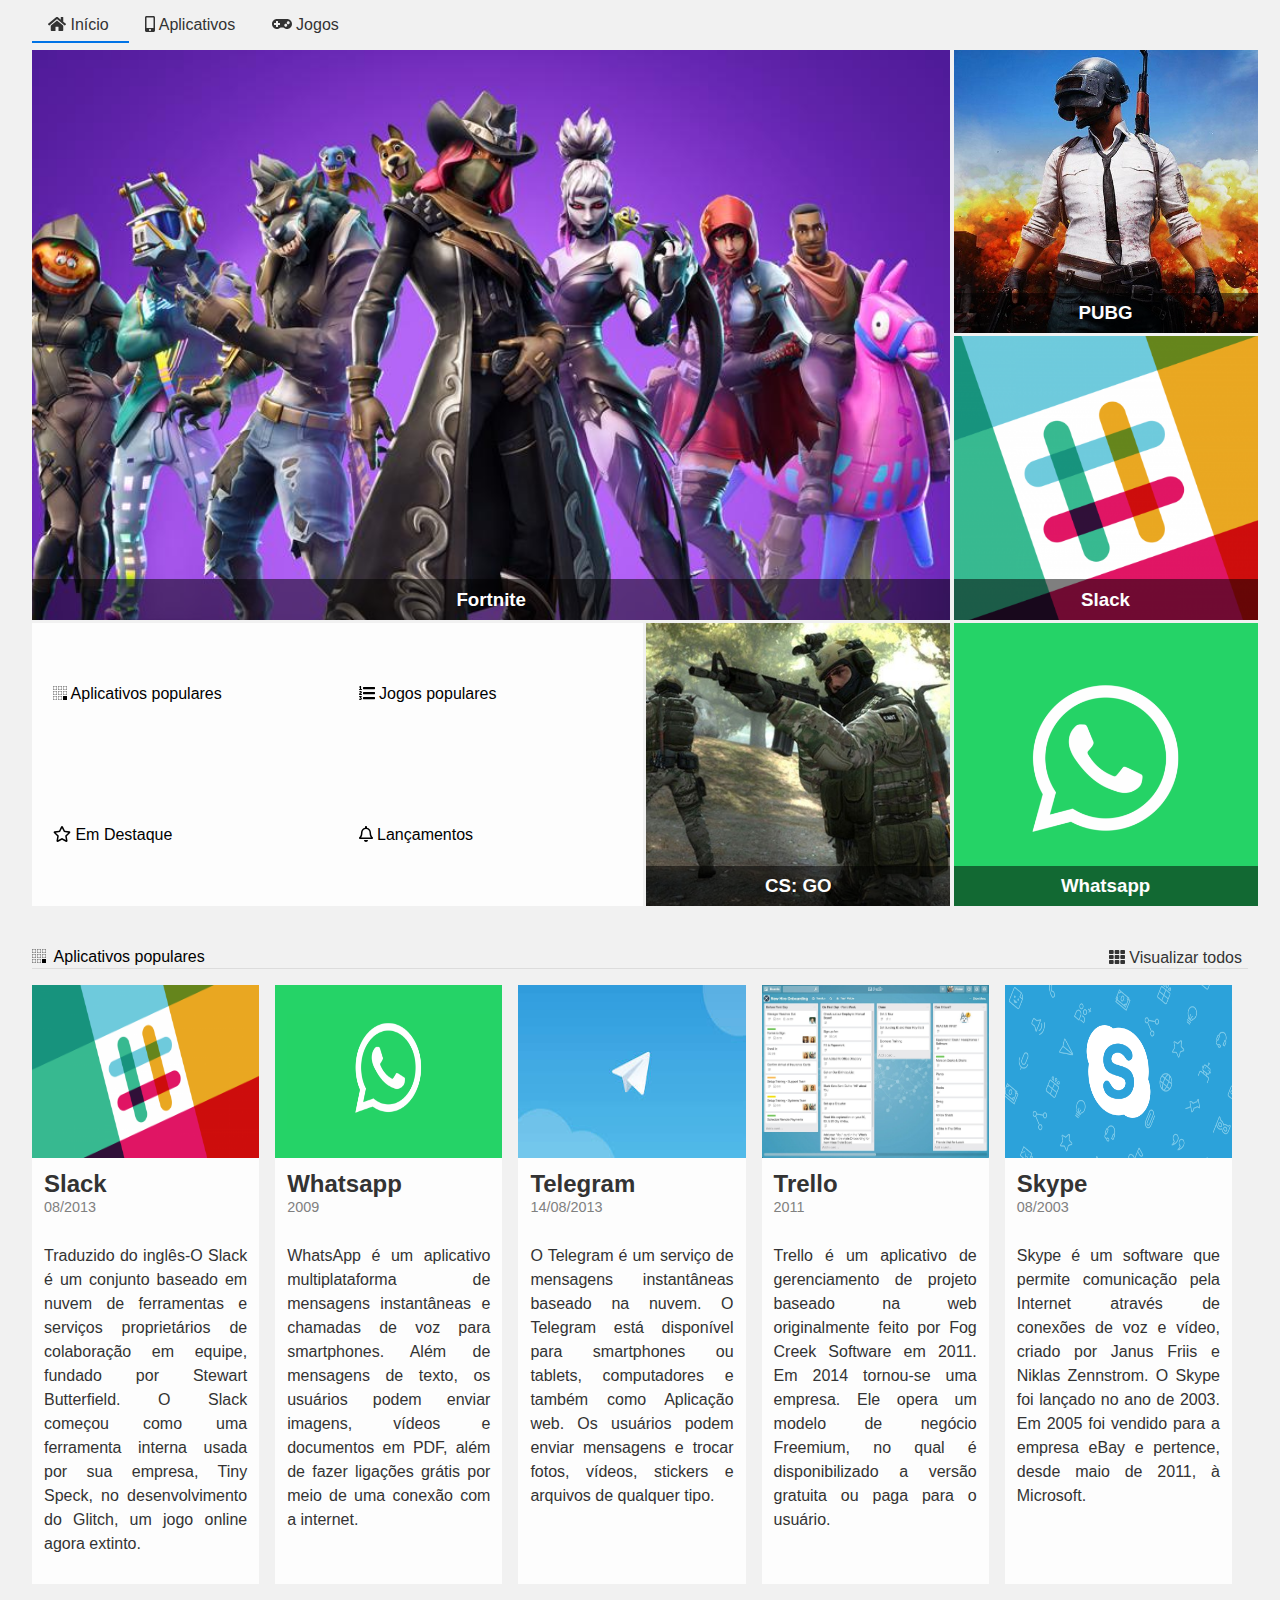
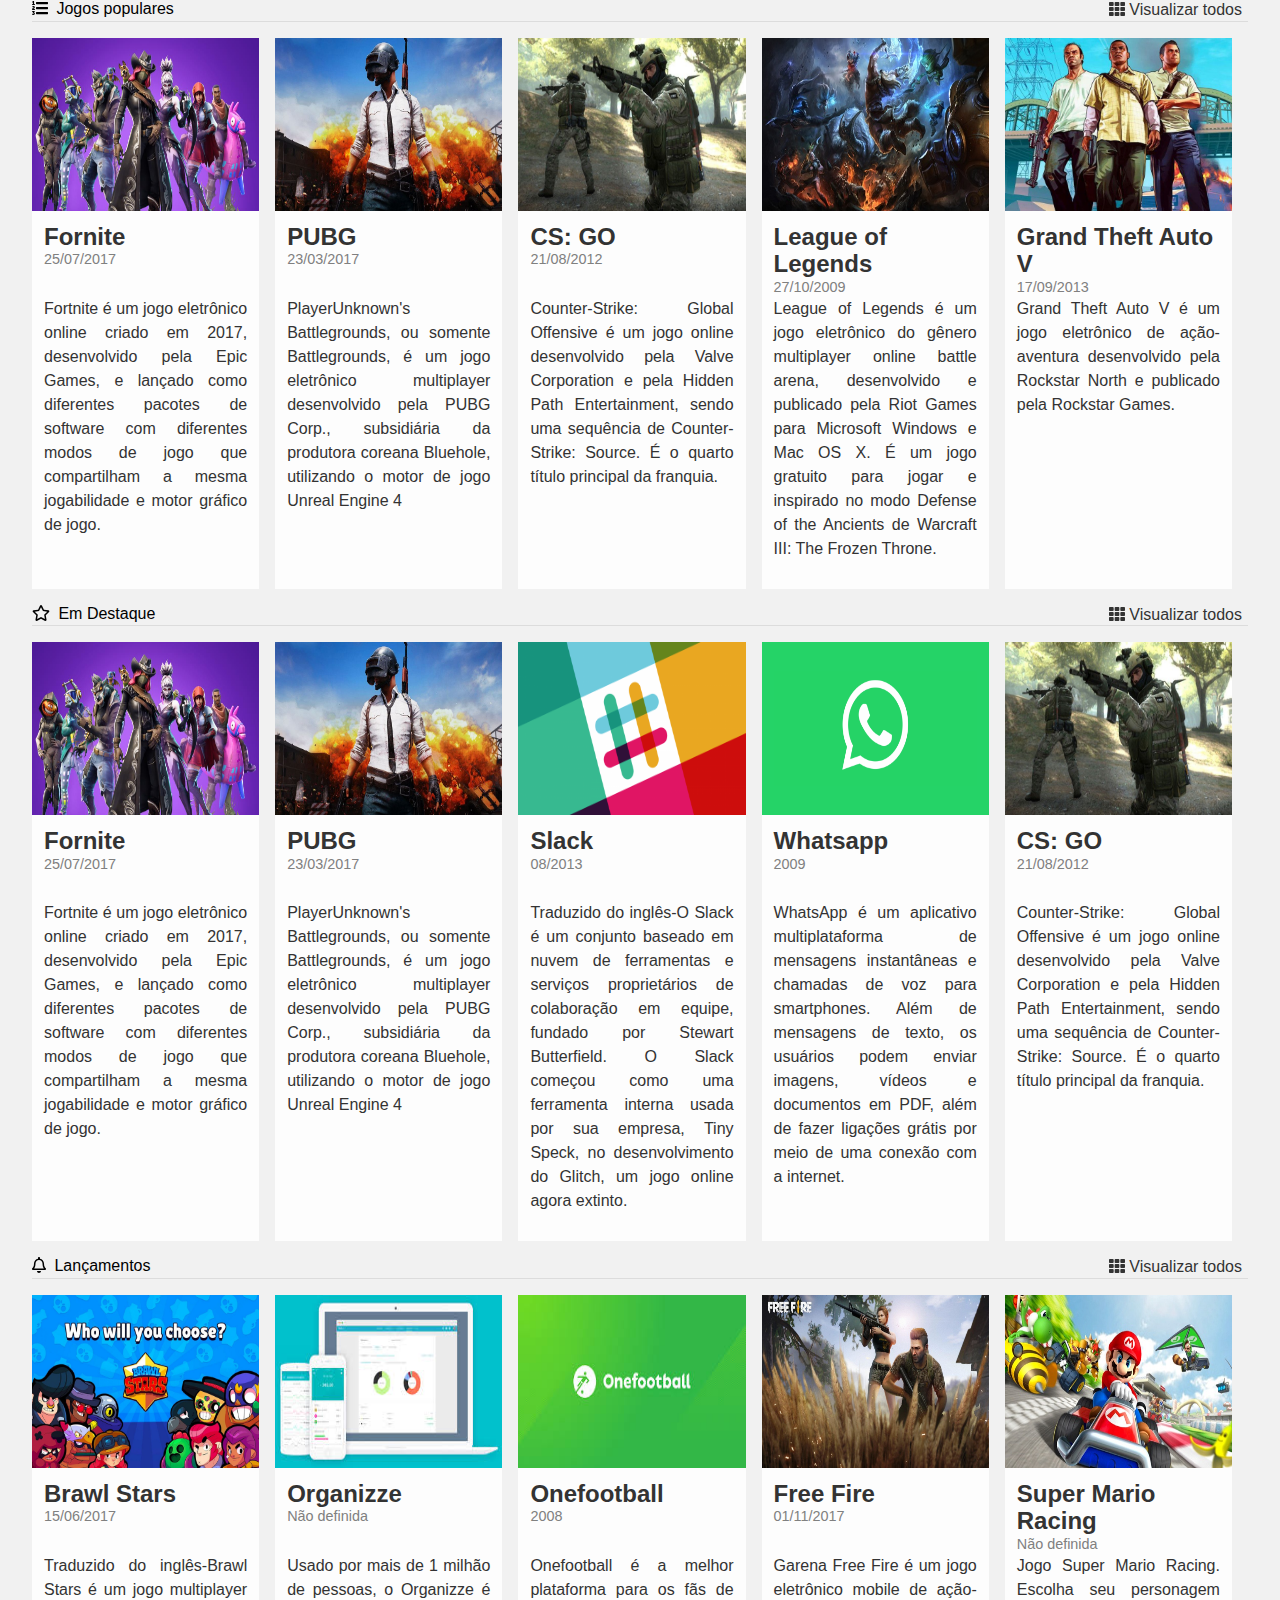
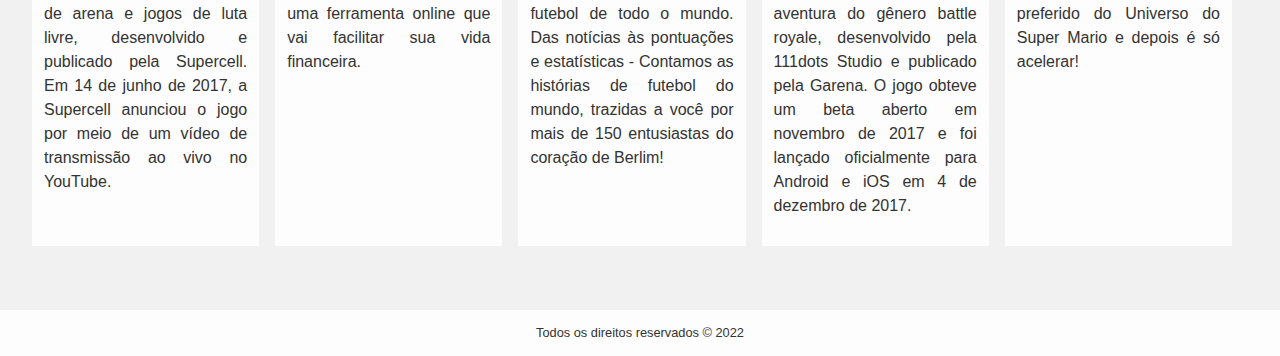
<file: alura-store/index.html>
<!DOCTYPE html>
<html lang="en">
<head>
    <meta charset="UTF-8">
    <meta name="viewport" content="width=device-width, initial-scale=1.0">
    <meta http-equiv="X-UA-Compatible" content="ie=edge">
    <title>Alura Store | Baixe nossos aplicativos e jogos</title>
    <link href="./assets/css/normalize.css" rel="stylesheet">
    <link href="./assets/css/reset.css" rel="stylesheet">
    <link href="./assets/css/style.css" rel="stylesheet">
    <link href="./assets/css/destaques.css" rel="stylesheet">
    <link href="./assets/css/populares.css" rel="stylesheet">
    <link href="./assets/css/menu.css" rel="stylesheet">
    <link href="./assets/css/responsivo.css" rel="stylesheet">
</head>
<body class="app">
    <header class="cabecalho">
        <nav class="menu">
            <ul class="menu__lista">
                <li class="menu__item">
                    <a class="menu__link ativo" href="#">
                        <i class="fas fa-home"></i>
                        Início
                    </a>
                    <a class="menu__link" href="#">
                        <i class="fas fa-mobile-alt"></i>
                        Aplicativos</a>
                    <a class="menu__link" href="#">
                        <i class="fas fa-gamepad"></i>
                        Jogos
                    </a>
                </li>
            </ul>
        </nav>
    </header>
    <main class="conteudo">
        <section class="destaques">
            <div class="destaques__principal caixa">
                <h3 class="destaques__titulo">Fortnite</h3>
            </div>
            <div class="destaques__secundario caixa">
                <h3 class="destaques__titulo">PUBG</h3>
            </div>
            <div class="destaques__secundario caixa">
                <h3 class="destaques__titulo">Slack</h3>
            </div>
            <div class="destaques__secundario caixa">
                <h3 class="destaques__titulo">Whatsapp</h3>
            </div>
            <div class="destaques__secundario caixa">
                <h3 class="destaques__titulo">CS: GO</h3>
            </div>
            <div class="destaques__categorias">
                <ul class="destaques__categorias___lista">
                    <li class="destaques__categorias___item">
                        <a class="destaques__categorias___link" href="#">
                            <i class="destaques__categorias___icone fab fa-buromobelexperte"></i>
                            Aplicativos populares
                        </a>
                    </li>
                    <li class="destaques__categorias___item">
                        <a class="destaques__categorias___link" href="#">
                            <i class="fas fa-list-ol"></i>
                            Jogos populares
                        </a>
                    </li>
                    <li class="destaques__categorias___item">
                        <a class="destaques__categorias___link" href="#">
                            <i class="far fa-star"></i>
                            Em Destaque
                        </a>
                    </li>
                    <li class="destaques__categorias___item">
                        <a class="destaques__categorias___link" href="#">
                            <i class="far fa-bell"></i>
                            Lançamentos
                        </a>
                    </li>
                </ul>
            </div>
        </section>
        <section class="populares">
            <div class="populares__itens">
                <div class="populares__info">
                    <div class="populares__cabecalho">
                        <h4 class="populares__titulo">
                            <i class="populares__icone fab fa-buromobelexperte"></i>
                            Aplicativos populares
                        </h4>
                        <button class="populares__botao">
                            <i class="fas fa-th"></i>
                            Visualizar todos
                        </button>
                    </div>
                </div>
                <div class="populares__conteudo">
                    <div class="populares__card">
                        <img class="populares__card___imagem" src="./assets/img/slack.png">
                        <div class="populares__card___corpo">
                            <div class="populares__card___cabecalho">
                                <h5 class="populares__card___titulo">Slack</h5>
                                <time class="populares__card___data" datetime="2013-08-01">08/2013</time>
                            </div>
                            <div class="populares__card___descricao">
                                Traduzido do inglês-O Slack é um conjunto baseado em nuvem de ferramentas e serviços proprietários de colaboração em equipe, fundado por Stewart Butterfield. O Slack começou como uma ferramenta interna usada por sua empresa, Tiny Speck, no desenvolvimento do Glitch, um jogo online agora extinto.
                            </div>
                        </div>
                    </div>
                    <div class="populares__card">
                        <img class="populares__card___imagem" src="./assets/img/whatsapp.png">
                        <div class="populares__card___corpo">
                            <div class="populares__card___cabecalho">
                                <h5 class="populares__card___titulo">Whatsapp</h5>
                                <time class="populares__card___data" datetime="20090-01-01">2009</time>
                            </div>
                            <div class="populares__card___descricao">
                                WhatsApp é um aplicativo multiplataforma de mensagens instantâneas e chamadas de voz para smartphones. Além de mensagens de texto, os usuários podem enviar imagens, vídeos e documentos em PDF, além de fazer ligações grátis por meio de uma conexão com a internet.
                            </div>
                        </div>
                    </div>
                    <div class="populares__card">
                        <img class="populares__card___imagem" src="./assets/img/telegram.jpeg">
                        <div class="populares__card___corpo">
                            <div class="populares__card___cabecalho">
                                <h5 class="populares__card___titulo">Telegram</h5>
                                <time class="populares__card___data" datetime="2013-08-14">14/08/2013</time>
                            </div>
                            <div class="populares__card___descricao">
                                O Telegram é um serviço de mensagens instantâneas baseado na nuvem. O Telegram está disponível para smartphones ou tablets, computadores e também como Aplicação web. Os usuários podem enviar mensagens e trocar fotos, vídeos, stickers e arquivos de qualquer tipo.
                            </div>
                        </div>
                    </div>
                    <div class="populares__card">
                        <img class="populares__card___imagem" src="./assets/img/trello.jpg">
                        <div class="populares__card___corpo">
                            <div class="populares__card___cabecalho">
                                <h5 class="populares__card___titulo">Trello</h5>
                                <time class="populares__card___data" datetime="2011-01-01">2011</time>
                            </div>
                            <div class="populares__card___descricao">
                                Trello é um aplicativo de gerenciamento de projeto baseado na web originalmente feito por Fog Creek Software em 2011. Em 2014 tornou-se uma empresa. Ele opera um modelo de negócio Freemium, no qual é disponibilizado a versão gratuita ou paga para o usuário.
                            </div>
                        </div>
                    </div>
                    <div class="populares__card">
                        <img class="populares__card___imagem" src="./assets/img/skype.png">
                        <div class="populares__card___corpo">
                            <div class="populares__card___cabecalho">
                                <h5 class="populares__card___titulo">Skype</h5>
                                <time class="populares__card___data" datetime="2003-08-01">08/2003</time>
                            </div>
                            <div class="populares__card___descricao">
                                Skype é um software que permite comunicação pela Internet através de conexões de voz e vídeo, criado por Janus Friis e Niklas Zennstrom. O Skype foi lançado no ano de 2003. Em 2005 foi vendido para a empresa eBay e pertence, desde maio de 2011, à Microsoft.
                            </div>
                        </div>
                    </div>
                </div>
            </div>
            <div class="populares__itens">
                <div class="populares__info">
                    <div class="populares__cabecalho">
                        <h4 class="populares__titulo">
                            <i class="populares__icone fas fa-list-ol"></i>
                            Jogos populares
                        </h4>
                        <button class="populares__botao">
                            <i class="fas fa-th"></i>
                            Visualizar todos
                        </button>
                    </div>
                </div>
                <div class="populares__conteudo">
                    <div class="populares__card">
                        <img class="populares__card___imagem" src="./assets/img/fortnite.jpg">
                        <div class="populares__card___corpo">
                            <div class="populares__card___cabecalho">
                                <h5 class="populares__card___titulo">Fornite</h5>
                                <time class="populares__card___data" datetime="2017-07-25">25/07/2017</time>
                            </div>
                            <div class="populares__card___descricao">
                                Fortnite é um jogo eletrônico online criado em 2017, desenvolvido pela Epic Games, e lançado como diferentes pacotes de software com diferentes modos de jogo que compartilham a mesma jogabilidade e motor gráfico de jogo.
                            </div>
                        </div>
                    </div>
                    <div class="populares__card">
                        <img class="populares__card___imagem" src="./assets/img/pubg.jpg">
                        <div class="populares__card___corpo">
                            <div class="populares__card___cabecalho">
                                <h5 class="populares__card___titulo">PUBG</h5>
                                <time class="populares__card___data" datetime="2017-03-23">23/03/2017</time>
                            </div>
                            <div class="populares__card___descricao">
                                PlayerUnknown's Battlegrounds, ou somente Battlegrounds, é um jogo eletrônico multiplayer desenvolvido pela PUBG Corp., subsidiária da produtora coreana Bluehole, utilizando o motor de jogo Unreal Engine 4
                            </div>
                        </div>
                    </div>
                    <div class="populares__card">
                        <img class="populares__card___imagem" src="./assets/img/cs-go.jpg">
                        <div class="populares__card___corpo">
                            <div class="populares__card___cabecalho">
                                <h5 class="populares__card___titulo">CS: GO</h5>
                                <time class="populares__card___data" datetime="2012-08-21">21/08/2012</time>
                            </div>
                            <div class="populares__card___descricao">
                                Counter-Strike: Global Offensive é um jogo online desenvolvido pela Valve Corporation e pela Hidden Path Entertainment, sendo uma sequência de Counter-Strike: Source. É o quarto título principal da franquia.
                            </div>
                        </div>
                    </div>
                    <div class="populares__card">
                        <img class="populares__card___imagem" src="./assets/img/lol.jpg">
                        <div class="populares__card___corpo">
                            <div class="populares__card___cabecalho">
                                <h5 class="populares__card___titulo">League of Legends</h5>
                                <time class="populares__card___data" datetime="2009-10-27">27/10/2009</time>
                            </div>
                            <div class="populares__card___descricao">
                                League of Legends é um jogo eletrônico do gênero multiplayer online battle arena, desenvolvido e publicado pela Riot Games para Microsoft Windows e Mac OS X. É um jogo gratuito para jogar e inspirado no modo Defense of the Ancients de Warcraft III: The Frozen Throne.
                            </div>
                        </div>
                    </div>
                    <div class="populares__card">
                        <img class="populares__card___imagem" src="./assets/img/gta-v.jpg">
                        <div class="populares__card___corpo">
                            <div class="populares__card___cabecalho">
                                <h5 class="populares__card___titulo">Grand Theft Auto V</h5>
                                <time class="populares__card___data" datetime="2013-09-17">17/09/2013</time>
                            </div>
                            <div class="populares__card___descricao">
                                Grand Theft Auto V é um jogo eletrônico de ação-aventura desenvolvido pela Rockstar North e publicado pela Rockstar Games.
                            </div>
                        </div>
                    </div>
                </div>
            </div>
            <div class="populares__itens">
                <div class="populares__info">
                    <div class="populares__cabecalho">
                        <h4 class="populares__titulo">
                            <i class="populares__icone far fa-star"></i>
                            Em Destaque
                        </h4>
                        <button class="populares__botao">
                            <i class="fas fa-th"></i>
                            Visualizar todos
                        </button>
                    </div>
                </div>
                <div class="populares__conteudo">
                    <div class="populares__card">
                        <img class="populares__card___imagem" src="./assets/img/fortnite.jpg">
                        <div class="populares__card___corpo">
                            <div class="populares__card___cabecalho">
                                <h5 class="populares__card___titulo">Fornite</h5>
                                <time class="populares__card___data" datetime="2017-07-25">25/07/2017</time>
                            </div>
                            <div class="populares__card___descricao">
                                Fortnite é um jogo eletrônico online criado em 2017, desenvolvido pela Epic Games, e lançado como diferentes pacotes de software com diferentes modos de jogo que compartilham a mesma jogabilidade e motor gráfico de jogo.
                            </div>
                        </div>
                    </div>
                    <div class="populares__card">
                        <img class="populares__card___imagem" src="./assets/img/pubg.jpg">
                        <div class="populares__card___corpo">
                            <div class="populares__card___cabecalho">
                                <h5 class="populares__card___titulo">PUBG</h5>
                                <time class="populares__card___data" datetime="2017-03-23">23/03/2017</time>
                            </div>
                            <div class="populares__card___descricao">
                                PlayerUnknown's Battlegrounds, ou somente Battlegrounds, é um jogo eletrônico multiplayer desenvolvido pela PUBG Corp., subsidiária da produtora coreana Bluehole, utilizando o motor de jogo Unreal Engine 4
                            </div>
                        </div>
                    </div>
                    <div class="populares__card">
                        <img class="populares__card___imagem" src="./assets/img/slack.png">
                        <div class="populares__card___corpo">
                            <div class="populares__card___cabecalho">
                                <h5 class="populares__card___titulo">Slack</h5>
                                <time class="populares__card___data" datetime="2013-08-01">08/2013</time>
                            </div>
                            <div class="populares__card___descricao">
                                Traduzido do inglês-O Slack é um conjunto baseado em nuvem de ferramentas e serviços proprietários de colaboração em equipe, fundado por Stewart Butterfield. O Slack começou como uma ferramenta interna usada por sua empresa, Tiny Speck, no desenvolvimento do Glitch, um jogo online agora extinto.
                            </div>
                        </div>
                    </div>
                    <div class="populares__card">
                        <img class="populares__card___imagem" src="./assets/img/whatsapp.png">
                        <div class="populares__card___corpo">
                            <div class="populares__card___cabecalho">
                                <h5 class="populares__card___titulo">Whatsapp</h5>
                                <time class="populares__card___data" datetime="20090-01-01">2009</time>
                            </div>
                            <div class="populares__card___descricao">
                                WhatsApp é um aplicativo multiplataforma de mensagens instantâneas e chamadas de voz para smartphones. Além de mensagens de texto, os usuários podem enviar imagens, vídeos e documentos em PDF, além de fazer ligações grátis por meio de uma conexão com a internet.
                            </div>
                        </div>
                    </div>
                    <div class="populares__card">
                        <img class="populares__card___imagem" src="./assets/img/cs-go.jpg"> 
                        <div class="populares__card___corpo">
                            <div class="populares__card___cabecalho">
                                <h5 class="populares__card___titulo">CS: GO</h5>
                                <time class="populares__card___data" datetime="2012-08-21">21/08/2012</time>
                            </div>
                            <div class="populares__card___descricao">
                                Counter-Strike: Global Offensive é um jogo online desenvolvido pela Valve Corporation e pela Hidden Path Entertainment, sendo uma sequência de Counter-Strike: Source. É o quarto título principal da franquia.
                            </div>
                        </div>
                    </div>
                </div>
            </div>
            <div class="populares__itens">
                <div class="populares__info">
                    <div class="populares__cabecalho">
                        <h4 class="populares__titulo">
                            <i class="populares__icone far fa-bell"></i>
                            Lançamentos
                        </h4>
                        <button class="populares__botao">
                            <i class="fas fa-th"></i>
                            Visualizar todos
                        </button>
                    </div>
                </div>
                <div class="populares__conteudo">
                    <div class="populares__card">
                        <img class="populares__card___imagem" src="./assets/img/brawl-stars.jpg"> 
                        <div class="populares__card___corpo">
                            <div class="populares__card___cabecalho">
                                <h5 class="populares__card___titulo">Brawl Stars</h5>
                                <time class="populares__card___data" datetime="2017-06-15">15/06/2017</time>
                            </div>
                            <div class="populares__card___descricao">
                                Traduzido do inglês-Brawl Stars é um jogo multiplayer de arena e jogos de luta livre, desenvolvido e publicado pela Supercell. Em 14 de junho de 2017, a Supercell anunciou o jogo por meio de um vídeo de transmissão ao vivo no YouTube.
                            </div>
                        </div>
                    </div>
                    <div class="populares__card">
                        <img class="populares__card___imagem" src="./assets/img/organizze.jpeg"> 
                        <div class="populares__card___corpo">
                            <div class="populares__card___cabecalho">
                                <h5 class="populares__card___titulo">Organizze</h5>
                                <time class="populares__card___data" datetime="">Não definida</time>
                            </div>
                            <div class="populares__card___descricao">
                                Usado por mais de 1 milhão de pessoas, o Organizze é uma ferramenta online que vai facilitar sua vida financeira.  
                            </div>
                        </div>
                    </div>
                    <div class="populares__card">
                        <img class="populares__card___imagem" src="./assets/img/onefotball.jpeg"> 
                        <div class="populares__card___corpo">
                            <div class="populares__card___cabecalho">
                                <h5 class="populares__card___titulo">Onefootball</h5>
                                <time class="populares__card___data" datetime="2008-01-01">2008</time>
                            </div>
                            <div class="populares__card___descricao">
                                Onefootball é a melhor plataforma para os fãs de futebol de todo o mundo. Das notícias às pontuações e estatísticas - Contamos as histórias de futebol do mundo, trazidas a você por mais de 150 entusiastas do coração de Berlim!
                            </div>
                        </div>
                    </div>
                    <div class="populares__card">
                        <img class="populares__card___imagem" src="./assets/img/free-fire.jpg"> 
                        <div class="populares__card___corpo">
                            <div class="populares__card___cabecalho">
                                <h5 class="populares__card___titulo">Free Fire</h5>
                                <time class="populares__card___data" datetime="2017-11-01">01/11/2017</time>
                            </div>
                            <div class="populares__card___descricao">
                                Garena Free Fire é um jogo eletrônico mobile de ação-aventura do gênero battle royale, desenvolvido pela 111dots Studio e publicado pela Garena. O jogo obteve um beta aberto em novembro de 2017 e foi lançado oficialmente para Android e iOS em 4 de dezembro de 2017.
                            </div>
                        </div>
                    </div>
                    <div class="populares__card">
                        <img class="populares__card___imagem" src="./assets/img/mario-kart.jpg"> 
                        <div class="populares__card___corpo">
                            <div class="populares__card___cabecalho">
                                <h5 class="populares__card___titulo">Super Mario Racing</h5>
                                <time class="populares__card___data" datetime="">Não definida</time>
                            </div>
                            <div class="populares__card___descricao">
                                Jogo Super Mario Racing. Escolha seu personagem preferido do Universo do Super Mario e depois é só acelerar!
                            </div>
                        </div>
                    </div>
                </div>
            </div>
        </section>
    </main>
    <footer class="rodape">Todos os direitos reservados &copy; 2022</footer>
    <script src="./assets/js/fontawesome.all.min.js"></script>

    
</body>
</html>
</file>
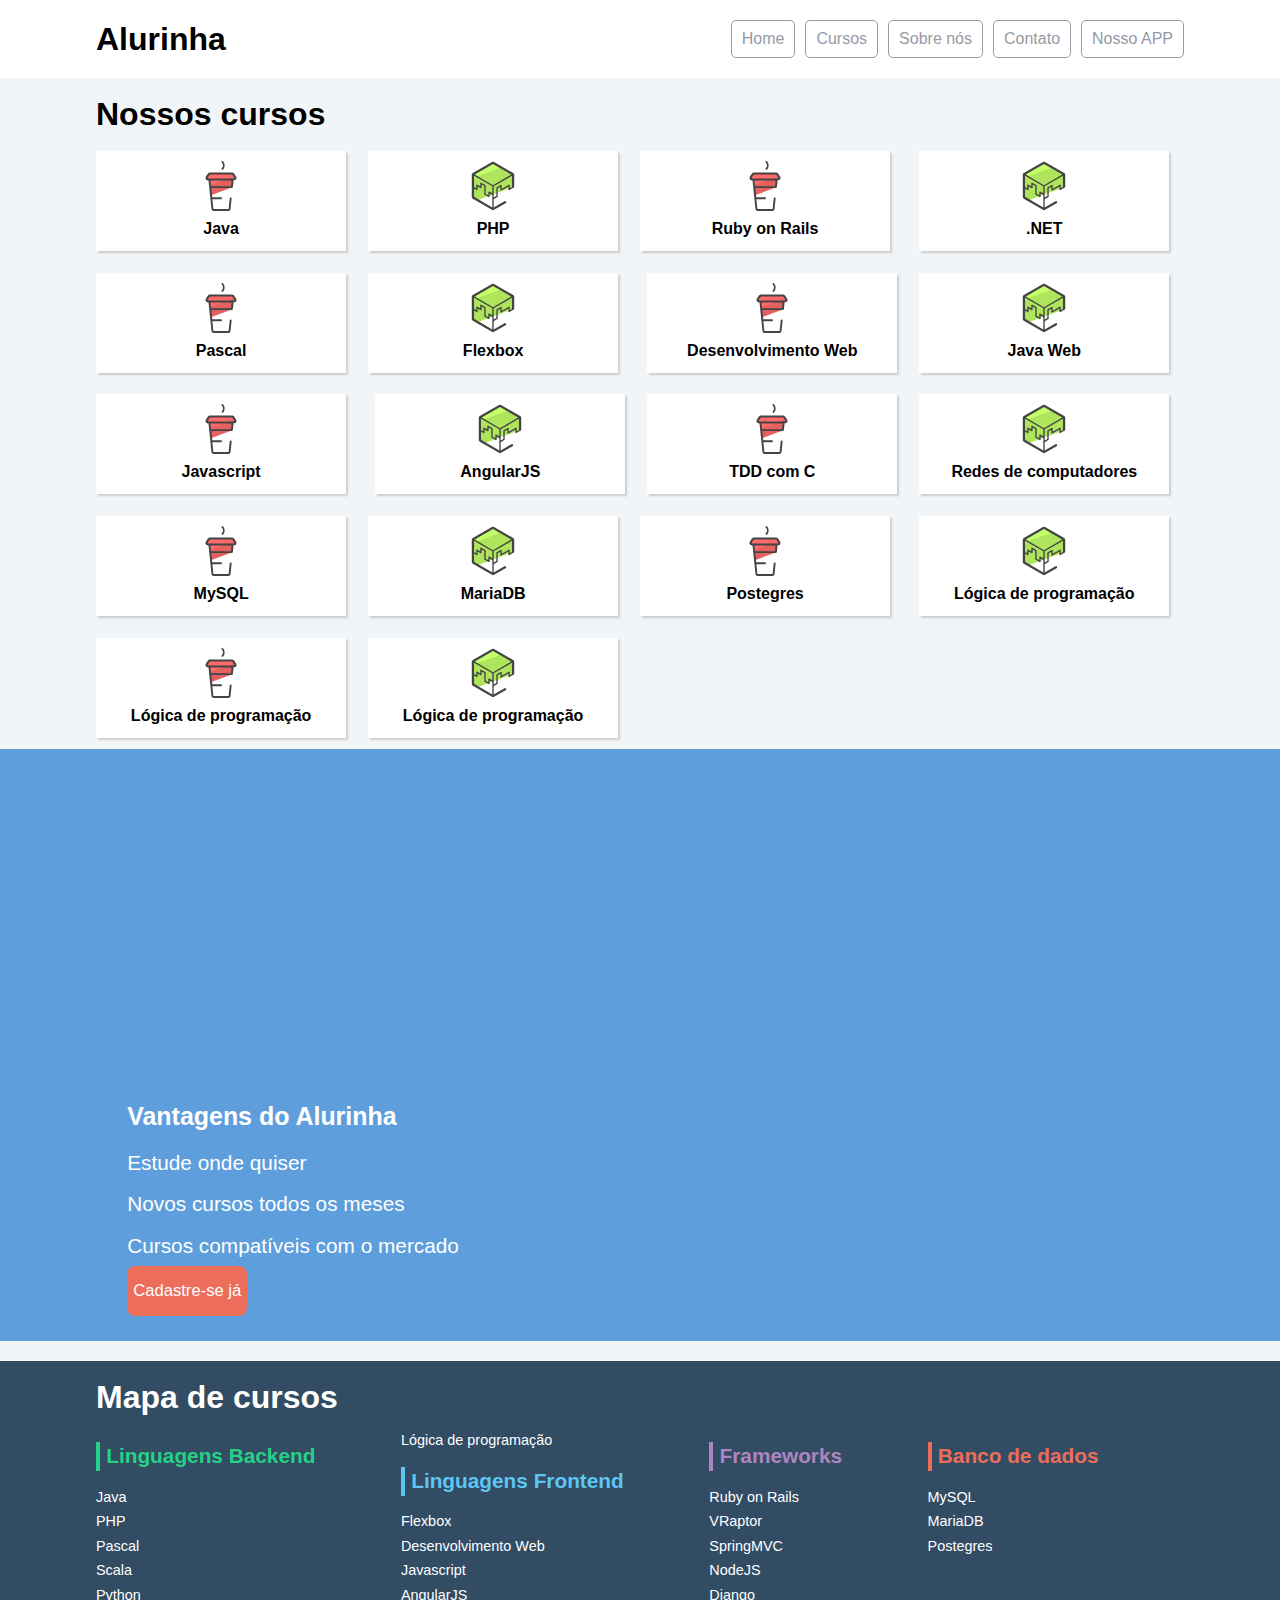
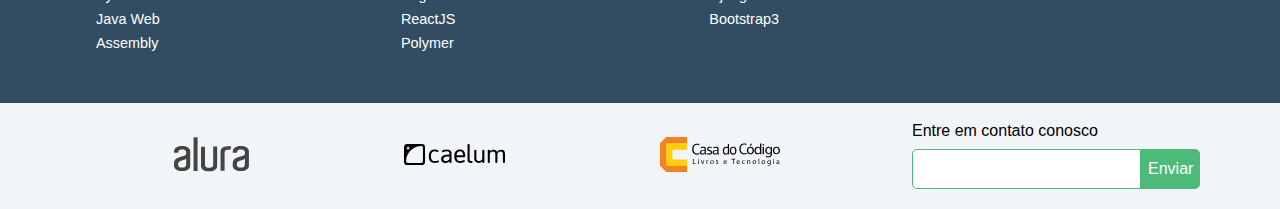
<file: alurinha/index.html>
<!doctype html>
<html>
<head>
	<meta charset="utf-8">
	<meta name="viewport" content="width=device-width, initial-scale=1">
	<title>Alurinha | Cursos online</title>
	<link rel="stylesheet" href="css/reset.css">
	<link rel="stylesheet" href="css/style.css">
	<link rel="stylesheet" href="css/flexbox.css">
</head>
<body>

	<header class="cabecalhoPrincipal">
		<div class="container">
			<h1 class="cabecalhoPrincipal-titulo">
				<a href="#">Alurinha</a>
			</h1>

			<nav class="cabecalhoPrincipal-nav">
				<a class="cabecalhoPrincipal-nav-link" href="#">Home</a>
				<a class="cabecalhoPrincipal-nav-link" href="#">Cursos</a>
				<a class="cabecalhoPrincipal-nav-link" href="#">Sobre nós</a>
				<a class="cabecalhoPrincipal-nav-link" href="#">Contato</a>
				<a class="cabecalhoPrincipal-nav-link cabecalhoPrincipal-nav-link-app" href="#">Nosso APP</a>
			</nav>
		</div>

	</header>

	<main class="conteudoPrincipal">
		<div class="container">
			<h2 class="subtitulo">Nossos cursos</h2>

			<nav>
				<ul class="conteudoPrincipal-cursos">
					<li class="conteudoPrincipal-cursos-link"><a href="#">Java</a></li>
					<li class="conteudoPrincipal-cursos-link"><a href="#">PHP</a></li>
					<li class="conteudoPrincipal-cursos-link"><a href="#">Ruby on Rails</a></li>
					<li class="conteudoPrincipal-cursos-link"><a href="#">.NET</a></li>
					<li class="conteudoPrincipal-cursos-link"><a href="#">Pascal</a></li>
					<li class="conteudoPrincipal-cursos-link"><a href="#">Flexbox</a></li>
					<li class="conteudoPrincipal-cursos-link"><a href="#">Desenvolvimento Web</a></li>
					<li class="conteudoPrincipal-cursos-link"><a href="#">Java Web</a></li>
					<li class="conteudoPrincipal-cursos-link"><a href="#">Javascript</a></li>
					<li class="conteudoPrincipal-cursos-link"><a href="#">AngularJS</a></li>
					<li class="conteudoPrincipal-cursos-link"><a href="#">TDD com C</a></li>
					<li class="conteudoPrincipal-cursos-link"><a href="#">Redes de computadores</a></li>
					<li class="conteudoPrincipal-cursos-link"><a href="#">MySQL</a></li>
					<li class="conteudoPrincipal-cursos-link"><a href="#">MariaDB</a></li>
					<li class="conteudoPrincipal-cursos-link"><a href="#">Postegres</a></li>
					<li class="conteudoPrincipal-cursos-link"><a href="#">Lógica de programação</a></li>
					<li class="conteudoPrincipal-cursos-link"><a href="#">Lógica de programação</a></li>
					<li class="conteudoPrincipal-cursos-link"><a href="#">Lógica de programação</a></li>
				</ul>
			</nav>
		</div>

		<section class="videoSobre">
			<div class="container">
				<iframe class="videoSobre-video" width="560" height="315" src="https://www.youtube.com/embed/bIlOsJzBVaY?list=PLh2Y_pKOa4UcF1BYPJR3EIMRi3nWAUxIp" frameborder="0" allowfullscreen></iframe>
				
				<div class="videoSobre-sobre">
					<h2 class="videoSobre-sobre-title">Vantagens do Alurinha</h2>
					<ul class="videoSobre-sobre-list">
						<li class="videoSobre-sobre-item">Estude onde quiser</li>
						<li class="videoSobre-sobre-item">Novos cursos todos os meses</li>
						<li class="videoSobre-sobre-item">Cursos compatíveis com o mercado</li>
					</ul>
					<button class="videoSobre-button">Cadastre-se já</button>
				</div>
			</div>
		</section>

	</main>

	<footer class="rodapePrincipal">
		<div class="container">

			<section class="rodapePrincipal-navMap">
				<h3 class="subtitulo">Mapa de cursos</h3>
				<nav class="rodapePrincipal-navMap-list">

					<h4 class="navmap-list-title navmap-list-title-backend">Linguagens Backend</h4>
					<a class="rodapePrincipal-navMap-link" href="#">Java</a>
					<a class="rodapePrincipal-navMap-link" href="#">PHP</a>
					<a class="rodapePrincipal-navMap-link" href="#">Pascal</a>
					<a class="rodapePrincipal-navMap-link" href="#">Scala</a>
					<a class="rodapePrincipal-navMap-link" href="#">Python</a>
					<a class="rodapePrincipal-navMap-link" href="#">Java Web</a>
					<a class="rodapePrincipal-navMap-link" href="#">Assembly</a>
					<a class="rodapePrincipal-navMap-link" href="#">Lógica de programação</a>

					<h4 class="navmap-list-title navmap-list-title-frontend">Linguagens Frontend</h4>
					<a class="rodapePrincipal-navMap-link" href="#">Flexbox</a>
					<a class="rodapePrincipal-navMap-link" href="#">Desenvolvimento Web</a>
					<a class="rodapePrincipal-navMap-link" href="#">Javascript</a>
					<a class="rodapePrincipal-navMap-link" href="#">AngularJS</a>
					<a class="rodapePrincipal-navMap-link" href="#">ReactJS</a>
					<a class="rodapePrincipal-navMap-link" href="#">Polymer</a>
					
					<h4 class="navmap-list-title navmap-list-title-framework">Frameworks</h4>
					<a class="rodapePrincipal-navMap-link" href="#">Ruby on Rails</a>
					<a class="rodapePrincipal-navMap-link" href="#">VRaptor</a>
					<a class="rodapePrincipal-navMap-link" href="#">SpringMVC</a>
					<a class="rodapePrincipal-navMap-link" href="#">NodeJS</a>
					<a class="rodapePrincipal-navMap-link" href="#">Django</a>
					<a class="rodapePrincipal-navMap-link" href="#">Bootstrap3</a>

					<h4 class="navmap-list-title navmap-list-title-bancoDeDados">Banco de dados</h4>
					<a class="rodapePrincipal-navMap-link" href="#">MySQL</a>
					<a class="rodapePrincipal-navMap-link" href="#">MariaDB</a>
					<a class="rodapePrincipal-navMap-link" href="#">Postegres</a>

				</nav>
			</section>

		</div>

		<section class="rodapePrincipal-patrocinadores">
			<div class="container">
				<ul class="rodapePrincipal-patrocinadores-list">
					<li>
						<a class="rodapePrincipal-patrocinadores-list-link patrocinadores-list-link-alura" href="#">
							<img src="img/logos/alura.svg" alt="Logo da Alura">
						</a>
					</li>
					<li>
						<a class="rodapePrincipal-patrocinadores-list-link patrocinadores-list-link-caelum" href="#">
							<img src="img/logos/caelum.svg" alt="Logo da Caelum">
						</a>
					</li>
					<li>
						<a class="rodapePrincipal-patrocinadores-list-link patrocinadores-list-link-casaDoCodigo" href="#">
							<img src="img/logos/cdc.svg" alt="Logo da Casa do Código">
						</a>
					</li>
				</ul>
				<form class="rodapePrincipal-contatoForm" action="#">
					<fieldset>
						<legend class="rodapePrincipal-contatoForm-legend" for="email-contato">Entre em contato conosco</legend>
						<div class="rodapePrincipal-contatoForm-fieldset"> 
							<input class="rodapePrincipal-contatoForm-emailInput" type="email" name="email-contato" id="email-contato">
							<button class="rodapePrincipal-contatoForm-submit" type="submit">Enviar</button>
						</div>
					</fieldset>
				</form>
			</div>
		</section>
	</footer>

</body>
</html>
</file>
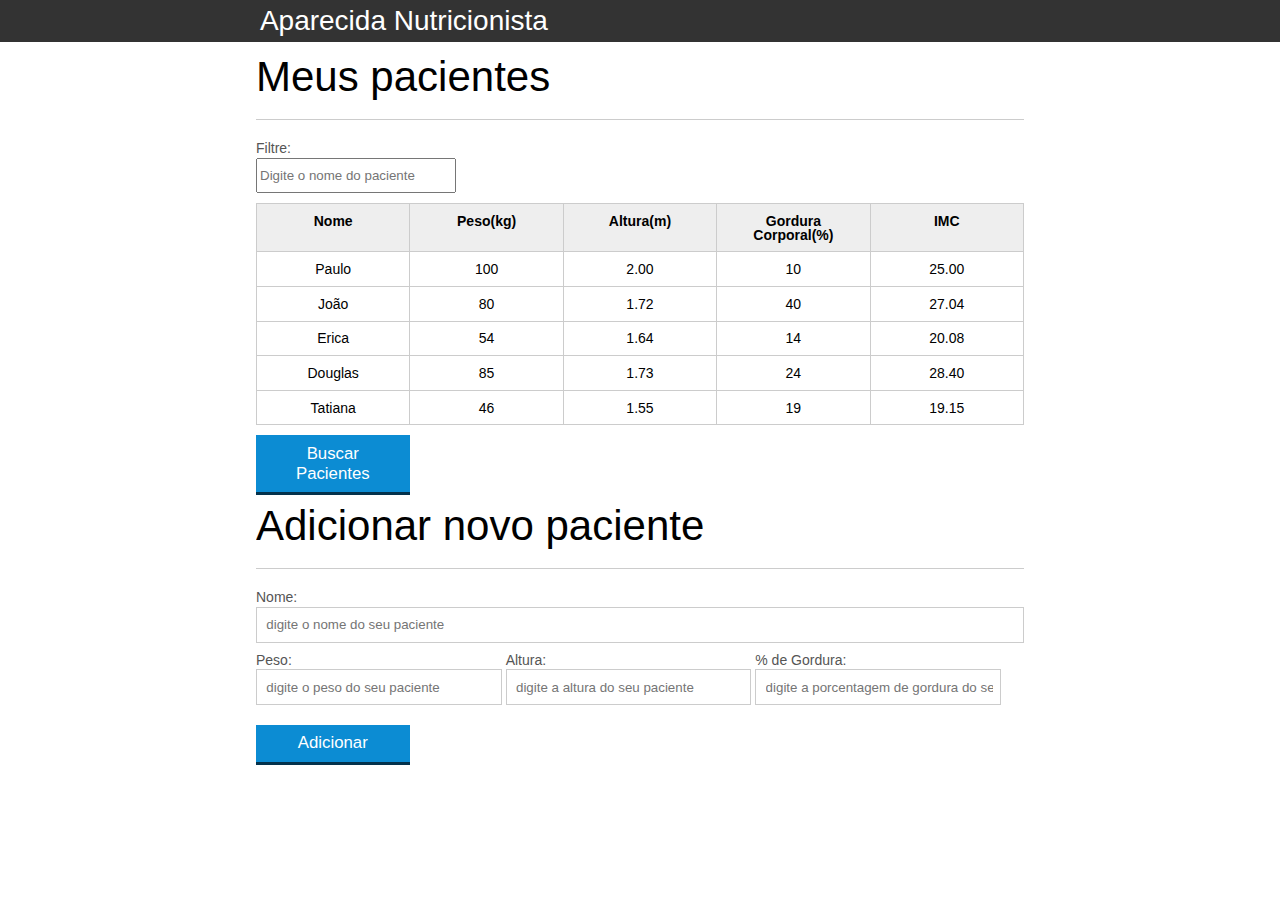
<file: aparecida-nutricionista/index.html>
<!DOCTYPE html>
<html lang="pt-br">
	<head>
		<meta charset="UTF-8">
		<title>Aparecida Nutrição</title>
		<link rel="icon" href="favicon.ico" type="image/x-icon">
		<link rel="stylesheet" type="text/css" href="css/reset.css">
		<link rel="stylesheet" type="text/css" href="css/index.css">

	</head>
	<body>

		<header>
			<div class="container">
				<h2 class="titulo">Aparecida Nutrição</h2>
			</div>
		</header>
		<main>
			<section class="container">
				<h2>Meus pacientes</h2>
				<label for="filtrar-tabela">Filtre:</label>
				<input type="text" name="filtro" id="filtrar-tabela" placeholder="Digite o nome do paciente">
				<table>
					<thead>
						<tr>
							<th>Nome</th>
							<th>Peso(kg)</th>
							<th>Altura(m)</th>
							<th>Gordura Corporal(%)</th>
							<th>IMC</th>
						</tr>
					</thead>
					<tbody id="tabela-pacientes">
						<tr class="paciente" id="primeiro-paciente">
							<td class="info-nome">Paulo</td>
							<td class="info-peso">100</td>
							<td class="info-altura">2.00</td>
							<td class="info-gordura">10</td>
							<td class="info-imc">0</td>
						</tr>

						<tr class="paciente" >
							<td class="info-nome">João</td>
							<td class="info-peso">80</td>
							<td class="info-altura">1.72</td>
							<td class="info-gordura">40</td>
							<td class="info-imc">0</td>
						</tr>

						<tr class="paciente" >
							<td class="info-nome">Erica</td>
							<td class="info-peso">54</td>
							<td class="info-altura">1.64</td>
							<td class="info-gordura">14</td>
							<td class="info-imc">0</td>
						</tr>

						<tr class="paciente">
							<td class="info-nome">Douglas</td>
							<td class="info-peso">85</td>
							<td class="info-altura">1.73</td>
							<td class="info-gordura">24</td>
							<td class="info-imc">0</td>
						</tr>
						<tr class="paciente" >
							<td class="info-nome">Tatiana</td>
							<td class="info-peso">46</td>
							<td class="info-altura">1.55</td>
							<td class="info-gordura">19</td>
							<td class="info-imc">0</td>
						</tr>
					</tbody>
				</table>
				<span id="erro-ajax" class="invisivel">Erro ao buscar os pacientes</span>

				<button id="buscar-pacientes" class="botao bto-principal">Buscar Pacientes</button>

			</section>
		</main>

		<section class="container">
		    <h2 id="titulo-form">Adicionar novo paciente</h2>
			<ul id="mensagens-erro"></ul>
		    <form id="form-adiciona">
		        <div class="">
		            <label for="nome">Nome:</label>
		            <input id="nome" name="nome" type="text" placeholder="digite o nome do seu paciente" class="campo">
		        </div>
		        <div class="grupo">
		            <label for="peso">Peso:</label>
		            <input id="peso" name="peso" type="text" placeholder="digite o peso do seu paciente" class="campo campo-medio">
		        </div>
		        <div class="grupo">
		            <label for="altura">Altura:</label>
		            <input id="altura" name="altura" type="text" placeholder="digite a altura do seu paciente" class="campo campo-medio">
		        </div>
		        <div class="grupo">
		            <label for="gordura">% de Gordura:</label>
		            <input id="gordura" type="text" placeholder="digite a porcentagem de gordura do seu paciente" class="campo campo-medio">
		        </div>

		        <button id="adicionar-paciente" class="botao bto-principal">Adicionar</button>
		    </form>
		</section>

		<script src="js/calcula-imc.js" ></script>
		<script src="js/form.js" ></script>
		<script src="js/remover-paciente.js" ></script>
		<script src="js/filtra.js" ></script>
		<script src="js/buscar-pacientes.js" ></script>

	</body>
</html>
</file>
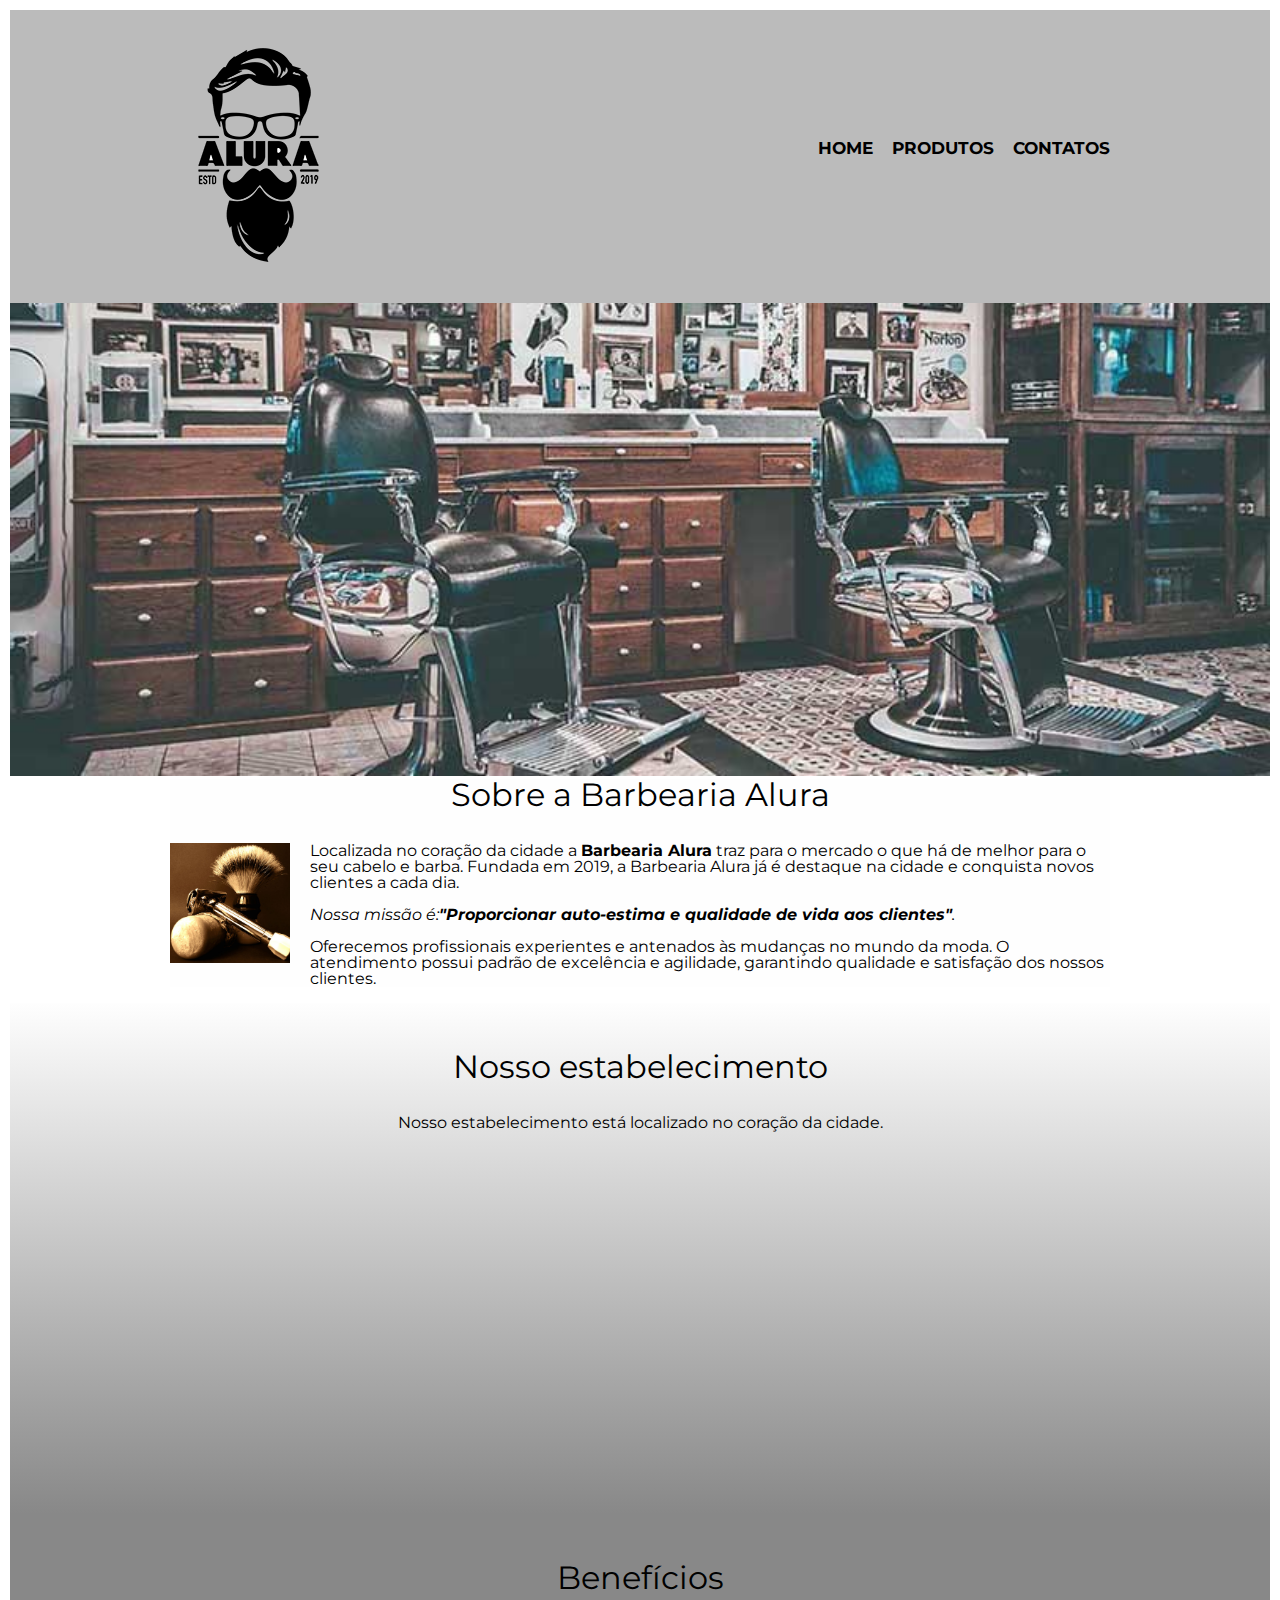
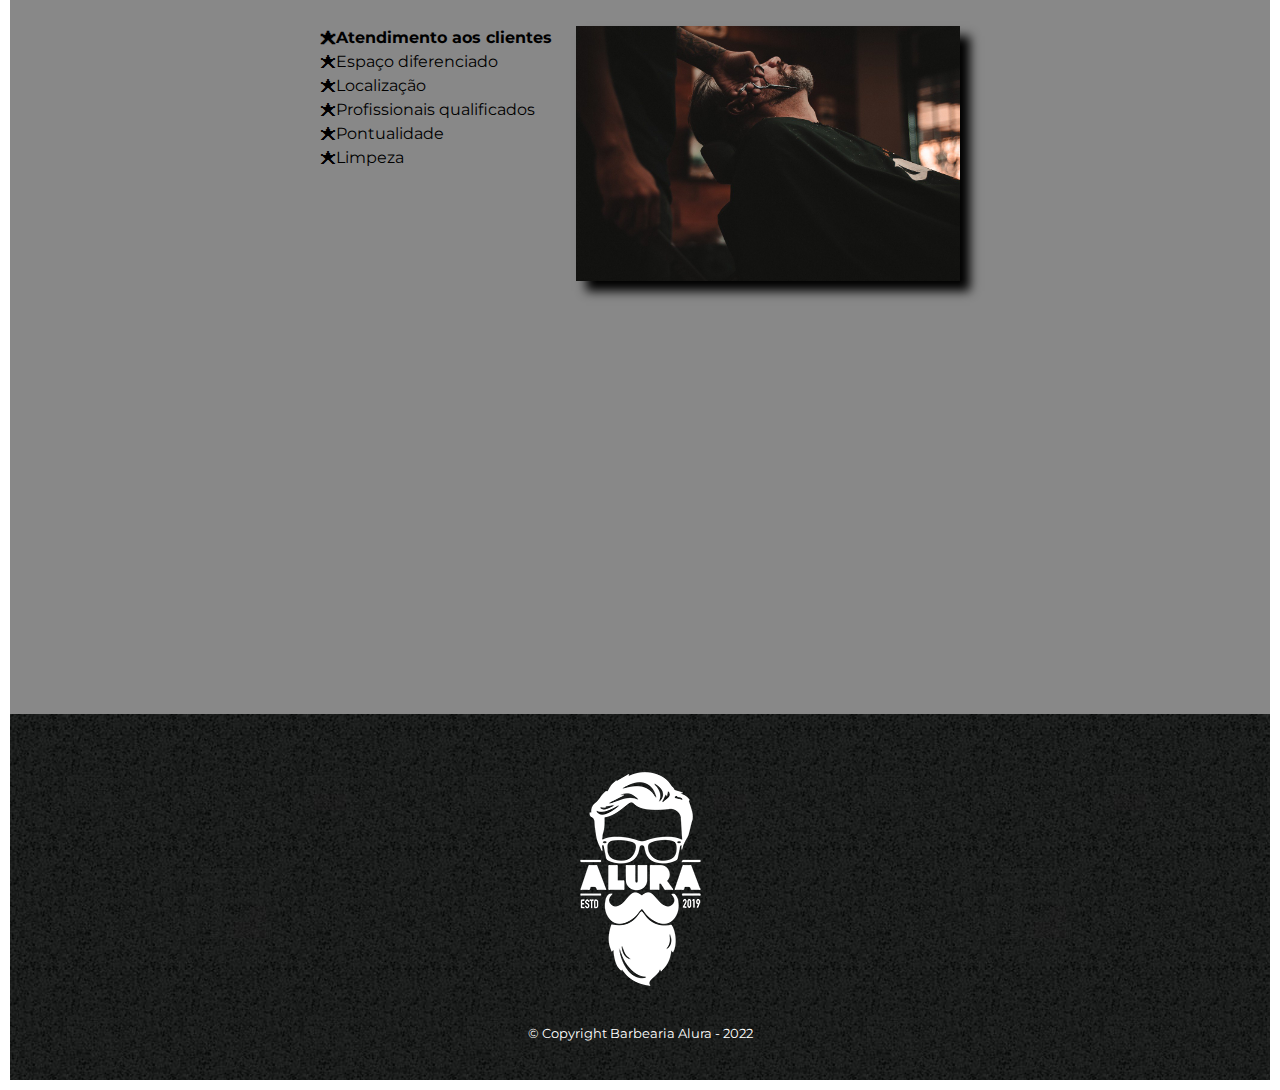
<file: barbearia-alura/index.html>
<!DOCTYPE html>
<html lang="pt-br">

<head>
    <meta charset="UTF-8">
    <meta http-equiv="X-UA-Compatible" content="IE=edge">
    <meta name="viewport" content="width=device-width, initial-scale=1.0">


    <link rel="stylesheet" href="reset.css">
    <link rel="stylesheet" href="style.css">
    <link href="https://fonts.googleapis.com/css?family=Montserrat&display=swap" rel="stylesheet">
    <title>Barbearia Alura</title>
</head>

<body>
    <header>
        <div class="caixa">
            <h1><img src="imgProdutos/logo.png"></h1>

            <nav>
                <ul>
                    <li><a href="index.html"> Home </a></li>
                    <li><a href="produtos.html"> Produtos </a></li>
                    <li><a href="contato.html">Contatos</a></li>
                </ul>
            </nav>
        </div>
    </header>

    <img class="banner" src="img/banner.jpg" alt="Utensilios de barbeiro">

    <main>
        <section class="principal">
            <h2 class="titulo-principal"> Sobre a Barbearia Alura </h2>

            <img class="utensilios" src="imgProdutos/utensilios.jpg">

            <p>Localizada no coração da cidade a <strong>Barbearia Alura</strong> traz para o mercado o que há de melhor
                para o seu cabelo e barba. Fundada em 2019, a Barbearia Alura já é destaque na cidade e conquista novos
                clientes a cada dia.</p>

            <p id="missao"><em>Nossa missão é:<strong>"Proporcionar auto-estima e qualidade de vida aos
                        clientes"</strong>.</em></p>

            <p>Oferecemos profissionais experientes e antenados às mudanças no mundo da moda. O atendimento possui
                padrão de
                excelência e agilidade, garantindo qualidade e satisfação dos nossos clientes.</p>
        </section>

        <section class="mapa">
            <h3 class="titulo-principal">Nosso estabelecimento</h3>
            <p>Nosso estabelecimento está localizado no coração da cidade.</p>
            <div class="mapa-conteudo">
                <iframe src="https://www.google.com/maps/embed?pb=!1m18!1m12!1m3!1d3656.448598130907!2d-46.634653385542414!3d-23.588239368469353!2m3!1f0!2f0!3f0!3m2!1i1024!2i768!4f13.1!3m3!1m2!1s0x94ce5a2b2ed7f3a1%3A0xab35da2f5ca62674!2sCaelum%20-%20Escola%20de%20Tecnologia!5e0!3m2!1spt-BR!2sbr!4v1580916426151!5m2!1spt-BR!2sbr"
                width="920" height="300" frameborder="0" style="border:0;" allowfullscreen=""></iframe>
            </div>
        </section>

        <section class="beneficios">
            <h3 class="titulo-principal">Benefícios</h3>

            <div class="conteudo-beneficios">

                <ul class="lista-beneficios">
                    <li class="itens">Atendimento aos clientes
                    <li class="itens">Espaço diferenciado</li>
                    <li class="itens">Localização</li>
                    <li class="itens">Profissionais qualificados</li>
                    <li class="itens">Pontualidade</li>
                    <li class="itens">Limpeza</li>
                </ul><img src="img/beneficios.jpg" class="imagem-beneficios">

            </div>
            <div class="video">
                <iframe width="100%" height="315" src="https://www.youtube.com/embed/wcVVXUV0YUY" frameborder="0"
                    allow="accelerometer; autoplay; encrypted-media; gyroscope; picture-in-picture"
                    allowfullscreen></iframe>
            </div>
        </section>
    </main>

    <footer>
        <img src="imgProdutos/logo-branco.png" alt="">
        <p class="copyright">&copy; Copyright Barbearia Alura - 2022</p>
    </footer>
</body>

</html>
</file>
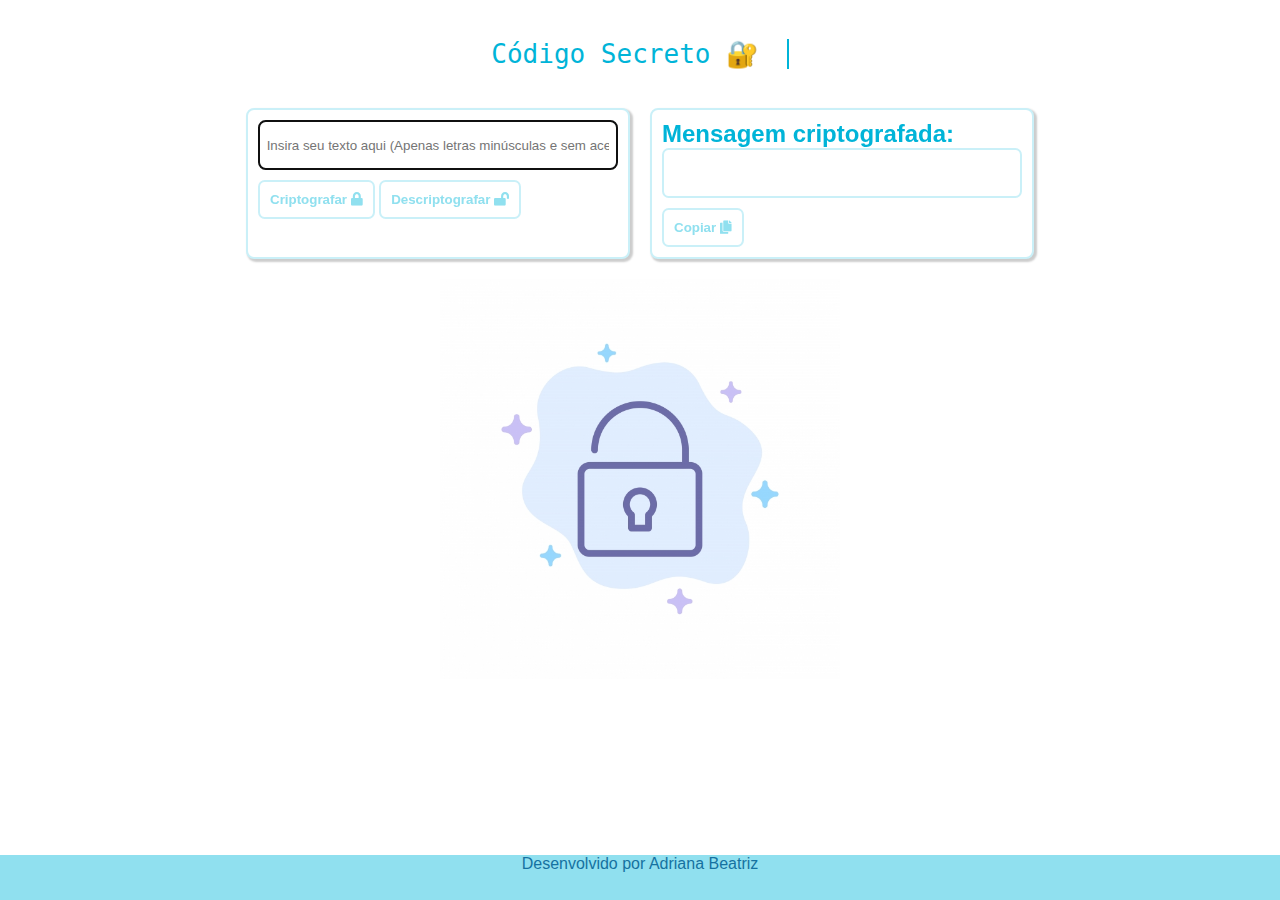
<file: codificador-e-decodificador/index.html>
<!DOCTYPE html>
<html lang="pt-br">
<head>
  <meta charset="UTF-8">
  <meta http-equiv="X-UA-Compatible" content="IE=edge">
  <meta name="viewport" content="width=device-width, initial-scale=1.0">
  <title>Código Secreto</title>
  <link rel="stylesheet" href="css/style.css">
  <link rel="stylesheet" href="https://cdnjs.cloudflare.com/ajax/libs/font-awesome/5.11.2/css/all.css">
</head>
<body>
  <div class="wrapper">
    <div class="digitacao-simples">
        Código Secreto 🔐
    </div>
</div>

  <main class="main">
    <section class="form box">
      <form action="">
        <input class="text-input" type="text" name="input-texto" id="input-texto" placeholder="Insira seu texto aqui (Apenas letras minúsculas e sem acentos)">
        <button class="btn" type="button" id="btn-cripto">Criptografar <i class="fa fa-lock"></i></button>
        <button class="btn" type="button" value="descriptografar!" id="btn-descripto">Descriptografar <i class="fa fa-lock-open"></i></button>
      </form>
    </section>


    <section class="msg box">
      <h2 id="">Mensagem criptografada:</h2>
      <input class="text-input" type="text" id="msg"></input>
      <button class="btn" type="button" id="btn-copy">Copiar <i class="fa fa-copy"></i></button>
    </section>
  </main>

  <div class="centro">
    <img src="img/security.jpg" alt="cofre" class="img">
  </div>

  <script src="js/script.js"></script>
</body>


<footer class="footer">
  <p>Desenvolvido por Adriana Beatriz</p>
</footer>

</html>
</file>
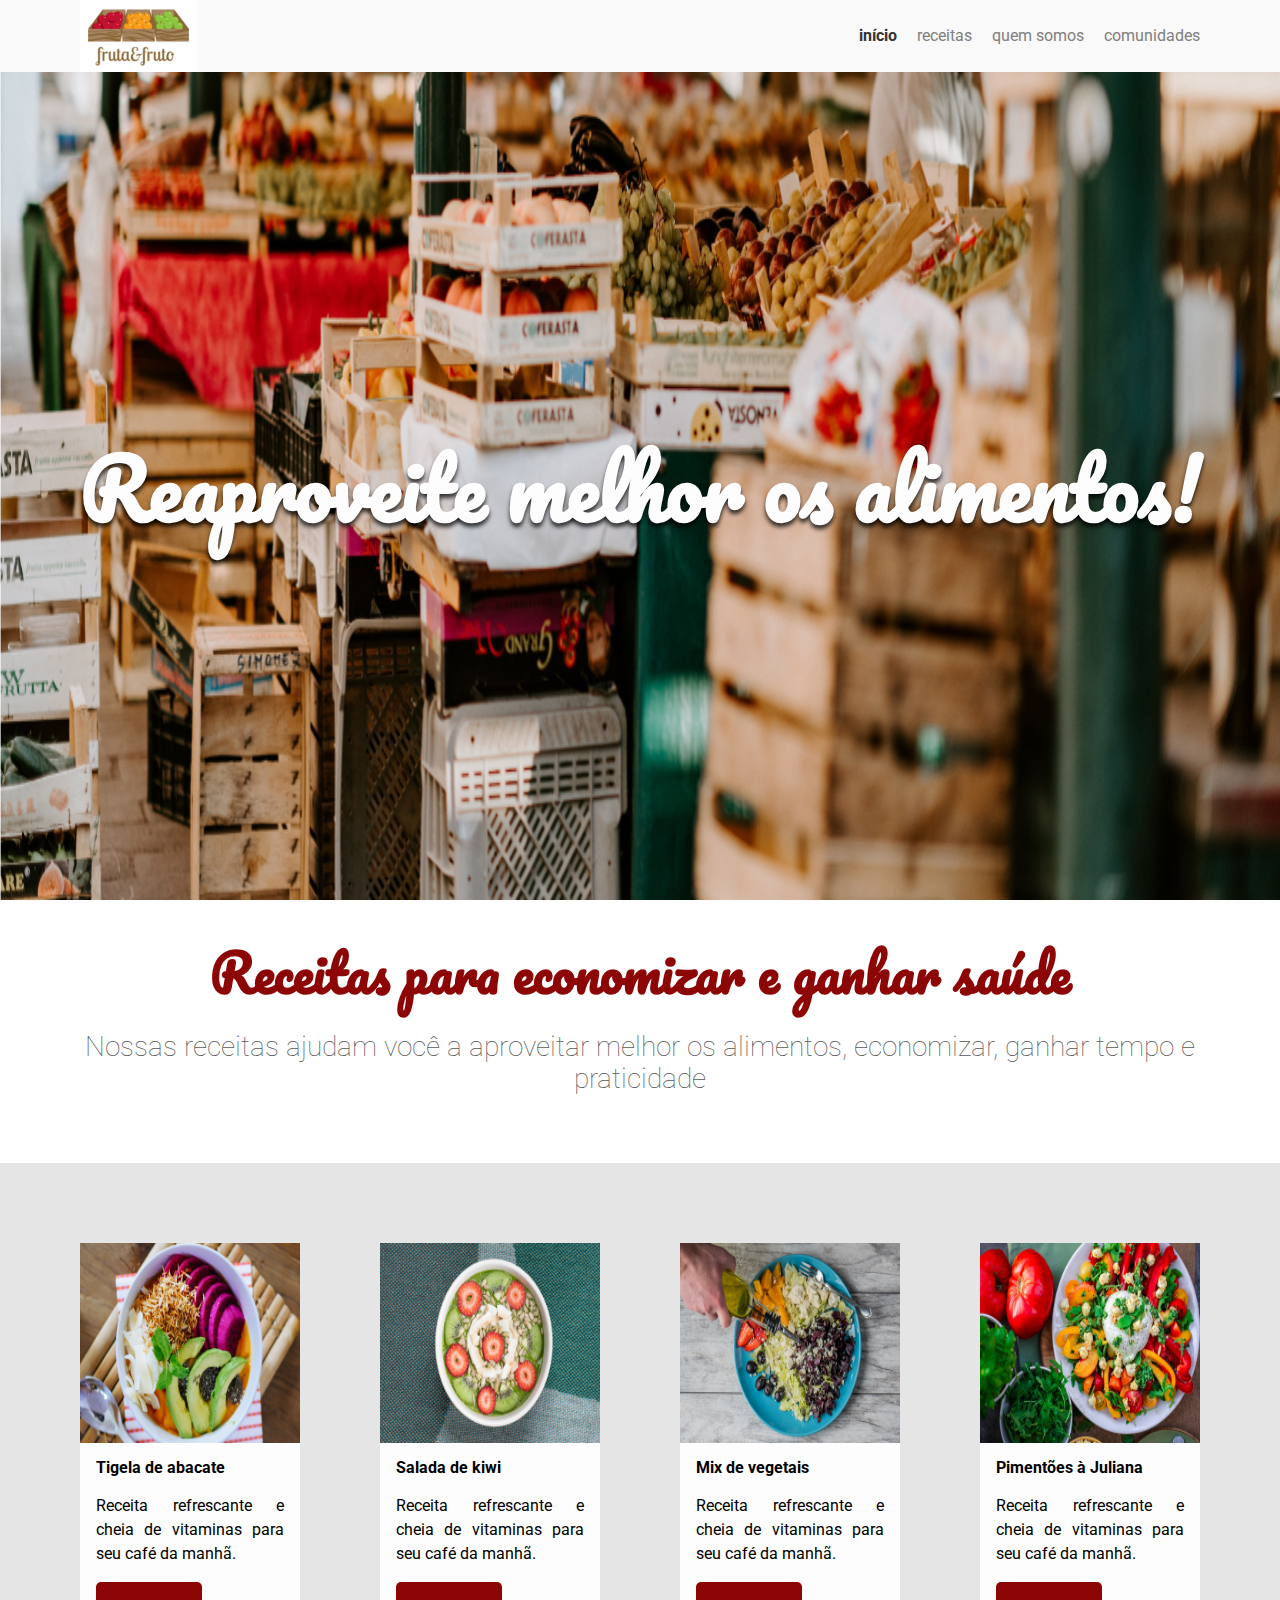
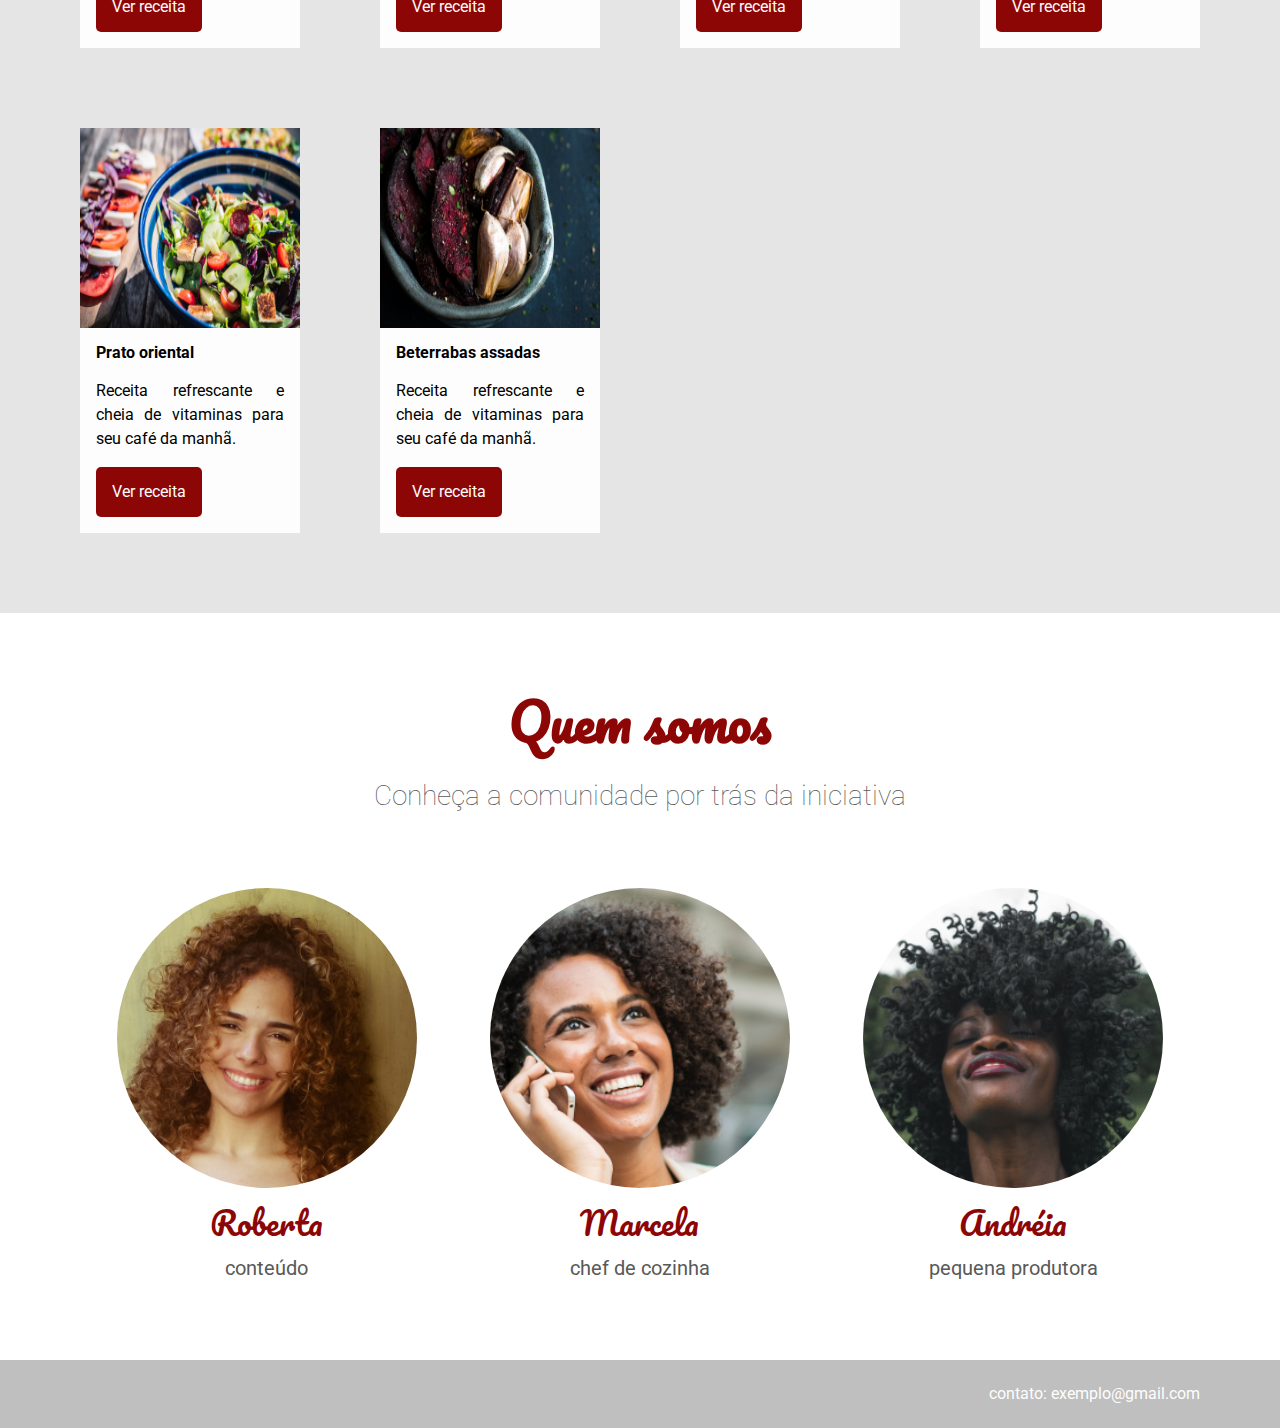
<file: fruto-fruta/index.html>
<!DOCTYPE html>
<html lang="pt-BR">
    <head>
        <link href="https://fonts.googleapis.com/css?family=Pacifico|Roboto:100,300,400,500,700,900" rel="stylesheet" />
        <meta charset="UTF-8" />
        <meta name="viewport" content="width=device-width, initial-scale=1.0" />
        <meta http-equiv="X-UA-Compatible" content="ie=edge" />
        <title>Fruta & Fruto</title>
        <link rel="stylesheet" href="assets/css/banner.css">
        <link href="./assets/css/normalize.css" rel="stylesheet" />
        <link href="./assets/css/reset.css" rel="stylesheet" />
        <link rel="stylesheet" href="assets/css/cabecalho.css">
        <link rel="stylesheet" href="assets/css/sobre.css">
        <link rel="stylesheet" href="assets/css/receitaConteudo.css">
        <link rel="stylesheet" href="assets/css/quemSomos.css">
        <link rel="stylesheet" href="assets/css/pessoas.css">
        <link rel="stylesheet" href="assets/css/rodape.css">

    </head>
    <body>
        <header class="cabecalho">
            <img class="logo" alt="Fruta e Fruto" src="./assets/img/logo.jpg"/>
            <nav class="menu">
                <ul class="menu__lista">
                    <li class="menu__item"><a class="menu__link ativo" href="#">Início</a></li>
                    <li class="menu__item"><a class="menu__link" href="#">Receitas</a></li>
                    <li class="menu__item"><a class="menu__link" href="#">Quem somos</a></li>
                    <li class="menu__item"><a class="menu__link" href="#">Comunidades</a></li>
                </ul>
            </nav>
        </header>
        <section class="banner">
            <img class="banner__imagem" src="./assets/img/banner.jpg"/>
            <h2 class="banner__titulo">Reaproveite melhor os alimentos!</h2>
        </section>
        <section class="sobre">
            <h2 class="sobre__titulo">Receitas para economizar e ganhar saúde</h2>
            <p class="sobre__descricao">Nossas receitas ajudam você a aproveitar melhor os alimentos, economizar, ganhar tempo e praticidade</p>
        </section>
        <section class="receitas">
            <div class="receita">
                <img alt="Tigela de abacate" class="receita__imagem" src="./assets/img/receitas/tigela-de-abacate.jpg" />
                <div class="receita__conteudo">
                    <h4 class="receita__titulo">Tigela de abacate</h4>
                    <p class="receita__descricao">Receita refrescante e cheia de vitaminas para seu café da manhã.</p>
                    <button class="receita__botao">Ver receita</button>
                </div>
            </div>
            <div class="receita">
                <img alt="Salada de kiwi" class="receita__imagem" src="./assets/img/receitas/salada-de-kiwi.jpg" />
                <div class="receita__conteudo">
                    <h4 class="receita__titulo">Salada de kiwi</h4>
                    <p class="receita__descricao">Receita refrescante e cheia de vitaminas para seu café da manhã.</p>
                    <button class="receita__botao">Ver receita</button>
                </div>
            </div>
            <div class="receita">
                <img alt="Mix de vegetais" class="receita__imagem" src="./assets/img/receitas/mix-de-vegetais.jpg" />
                <div class="receita__conteudo">
                    <h4 class="receita__titulo">Mix de vegetais</h4>
                    <p class="receita__descricao">Receita refrescante e cheia de vitaminas para seu café da manhã.</p>
                    <button class="receita__botao">Ver receita</button>
                </div>
            </div>
            <div class="receita">
                <img alt="Pimentões à Juliana" class="receita__imagem" src="./assets/img/receitas/pimentoes-a-juliana.jpg" />
                <div class="receita__conteudo">
                    <h4 class="receita__titulo">Pimentões à Juliana</h4>
                    <p class="receita__descricao">Receita refrescante e cheia de vitaminas para seu café da manhã.</p>
                    <button class="receita__botao">Ver receita</button>
                </div>
            </div>
            <div class="receita">
                <img alt="Prato oriental" class="receita__imagem" src="./assets/img/receitas/prato-oriental.jpg" />
                <div class="receita__conteudo">
                    <h4 class="receita__titulo">Prato oriental</h4>
                    <p class="receita__descricao">Receita refrescante e cheia de vitaminas para seu café da manhã.</p>
                    <button class="receita__botao">Ver receita</button>
                </div>
            </div>
            <div class="receita">
                <img alt="Beterrabas assadas" class="receita__imagem" src="./assets/img/receitas/beterrabas-assadas.jpg" />
                <div class="receita__conteudo">
                    <h4 class="receita__titulo">Beterrabas assadas</h4>
                    <p class="receita__descricao">Receita refrescante e cheia de vitaminas para seu café da manhã.</p>
                    <button class="receita__botao">Ver receita</button>
                </div>
            </div>
        </section>
        <section class="quem-somos">
            <h3 class="quem-somos__titulo">Quem somos</h3>
            <p class="quem-somos__descricao">Conheça a comunidade por trás da iniciativa</p>
            <div class="pessoas">
                <div class="pessoa">
                    <div class="pessoa__imagem pessoa__imagem--roberta"></div>
                    <span class="pessoa__nome">Roberta</span>
                    <span class="pessoa__funcao">Conteúdo</span>
                </div>
                <div class="pessoa">
                    <div class="pessoa__imagem pessoa__imagem--marcela"></div>
                    <span class="pessoa__nome">Marcela</span>
                    <span class="pessoa__funcao">Chef de cozinha</span>
                </div>
                <div class="pessoa">
                    <div class="pessoa__imagem pessoa__imagem--andreia"></div>
                    <span class="pessoa__nome">Andréia</span>
                    <span class="pessoa__funcao">Pequena Produtora</span>
                </div>
            </div>
        </section>
        <footer class="rodape">
            Contato: exemplo@gmail.com
        </footer>
    </body>
</html>
</file>
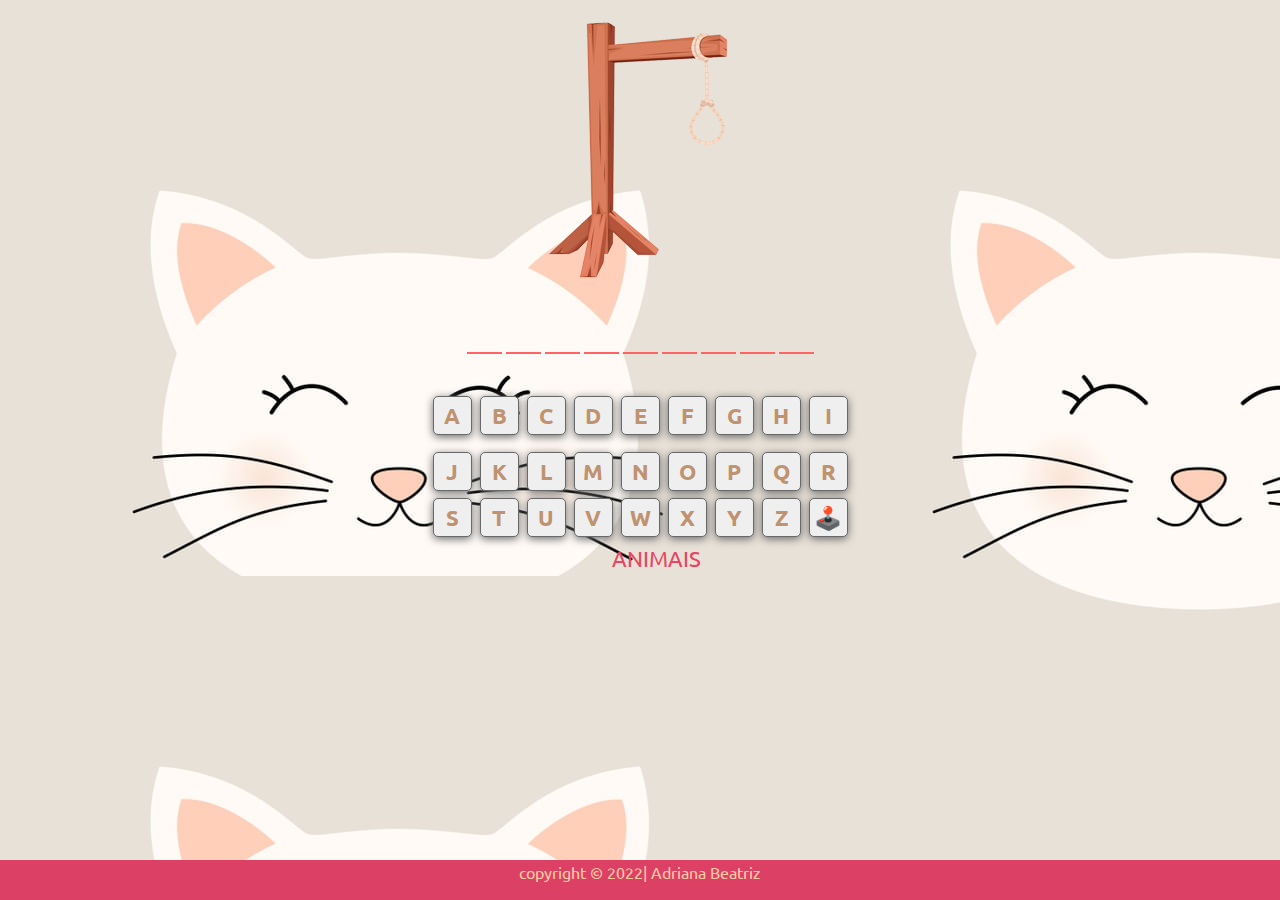
<file: Jogo-da-Forca/index.html>
<!DOCTYPE html>
<html lang="pt-br">

<head>
    <meta charset="UTF-8">
    <meta http-equiv="X-UA-Compatible" content="IE=edge">
    <meta name="viewport" content="width=device-width, initial-scale=1.0">
    <link rel="stylesheet" href="https://maxcdn.bootstrapcdn.com/bootstrap/4.0.0/css/bootstrap.min.css"
        integrity="sha384-Gn5384xqQ1aoWXA+058RXPxPg6fy4IWvTNh0E263XmFcJlSAwiGgFAW/dAiS6JXm" crossorigin="anonymous">
    <link rel="stylesheet" href="./css/style.css" media="screen">
    <title>Jogo da Forca</title>
</head>

<body>

    <div class="container">
        <div id="imagem"></div>

        <div id="palavra-secreta">
            <!--<div class="letras"></div>-->
        </div>


        <div id="teclado">
            <div class="teclas">
                <button id="tecla-A" onclick="verificaLetraEscolhida('A')">A</button>
                <button id="tecla-B" onclick="verificaLetraEscolhida('B')">B</button>
                <button id="tecla-C" onclick="verificaLetraEscolhida('C')">C</button>
                <button id="tecla-D" onclick="verificaLetraEscolhida('D')">D</button>
                <button id="tecla-E" onclick="verificaLetraEscolhida('E')">E</button>
                <button id="tecla-F" onclick="verificaLetraEscolhida('F')">F</button>
                <button id="tecla-G" onclick="verificaLetraEscolhida('G')">G</button>
                <button id="tecla-H" onclick="verificaLetraEscolhida('H')">H</button>
                <button id="tecla-I" onclick="verificaLetraEscolhida('I')">I</button>
            </div>

        </div>
        <div class="teclas">
            <button id="tecla-J" onclick="verificaLetraEscolhida('J')">J</button>
            <button id="tecla-K" onclick="verificaLetraEscolhida('K')">K</button>
            <button id="tecla-L" onclick="verificaLetraEscolhida('L')">L</button>
            <button id="tecla-M" onclick="verificaLetraEscolhida('M')">M</button>
            <button id="tecla-N" onclick="verificaLetraEscolhida('N')">N</button>
            <button id="tecla-O" onclick="verificaLetraEscolhida('O')">O</button>
            <button id="tecla-P" onclick="verificaLetraEscolhida('P')">P</button>
            <button id="tecla-Q" onclick="verificaLetraEscolhida('Q')">Q</button>
            <button id="tecla-R" onclick="verificaLetraEscolhida('R')">R</button>
        </div>
        <div class="teclas">
            <button id="tecla-S" onclick="verificaLetraEscolhida('S')">S</button>
            <button id="tecla-T" onclick="verificaLetraEscolhida('T')">T</button>
            <button id="tecla-U" onclick="verificaLetraEscolhida('U')">U</button>
            <button id="tecla-V" onclick="verificaLetraEscolhida('V')">V</button>
            <button id="tecla-W" onclick="verificaLetraEscolhida('W')">W</button>
            <button id="tecla-X" onclick="verificaLetraEscolhida('X')">X</button>
            <button id="tecla-Y" onclick="verificaLetraEscolhida('Y')">Y</button>
            <button id="tecla-Z" onclick="verificaLetraEscolhida('Z')">Z</button>
            <button id="btnReiniciar">🕹️</button>
        </div>
    </div>
    </section>
    </main>


    <div id="categoria">

    </div>
    <!--inicio modal-->
    <!-- Modal -->
    <div class="modal fade" id="myModal" tabindex="-1" role="dialog" aria-labelledby="exampleModalLabel"
        aria-hidden="true">
        <div class="modal-dialog" role="document">
            <div class="modal-content">
                <div class="modal-header">
                    <h5 class="modal-title" id="exampleModalLabel"></h5>
                    <button type="button" class="close" data-dismiss="modal" aria-label="Close">
                        <span aria-hidden="true">&times;</span>
                    </button>
                </div>
                <div class="modal-body" id="modalBody"></div>
                <div class="modal-footer">
                    <button type="button" class="btn btn-primary" data-dismiss="modal">Fechar</button>
                </div>
            </div>
        </div>
    </div>

    <!--fim modal-->
    </div>
    <div class="centro">
        <img src="img/gato.jpg" alt="cofre" class="img">
    </div>
    <div class="centro">
        <script src="js/script.js"></script>

        <script src="https://code.jquery.com/jquery-3.2.1.slim.min.js"
            integrity="sha384-KJ3o2DKtIkvYIK3UENzmM7KCkRr/rE9/Qpg6aAZGJwFDMVNA/GpGFF93hXpG5KkN"
            crossorigin="anonymous"></script>
        <script src="https://cdnjs.cloudflare.com/ajax/libs/popper.js/1.12.9/umd/popper.min.js"
            integrity="sha384-ApNbgh9B+Y1QKtv3Rn7W3mgPxhU9K/ScQsAP7hUibX39j7fakFPskvXusvfa0b4Q"
            crossorigin="anonymous"></script>
        <script src="https://maxcdn.bootstrapcdn.com/bootstrap/4.0.0/js/bootstrap.min.js"
            integrity="sha384-JZR6Spejh4U02d8jOt6vLEHfe/JQGiRRSQQxSfFWpi1MquVdAyjUar5+76PVCmYl"
            crossorigin="anonymous"></script>
</body>
<footer class="footer">
    <p>copyright © 2022| Adriana Beatriz</p>
</footer>

</html>
</file>
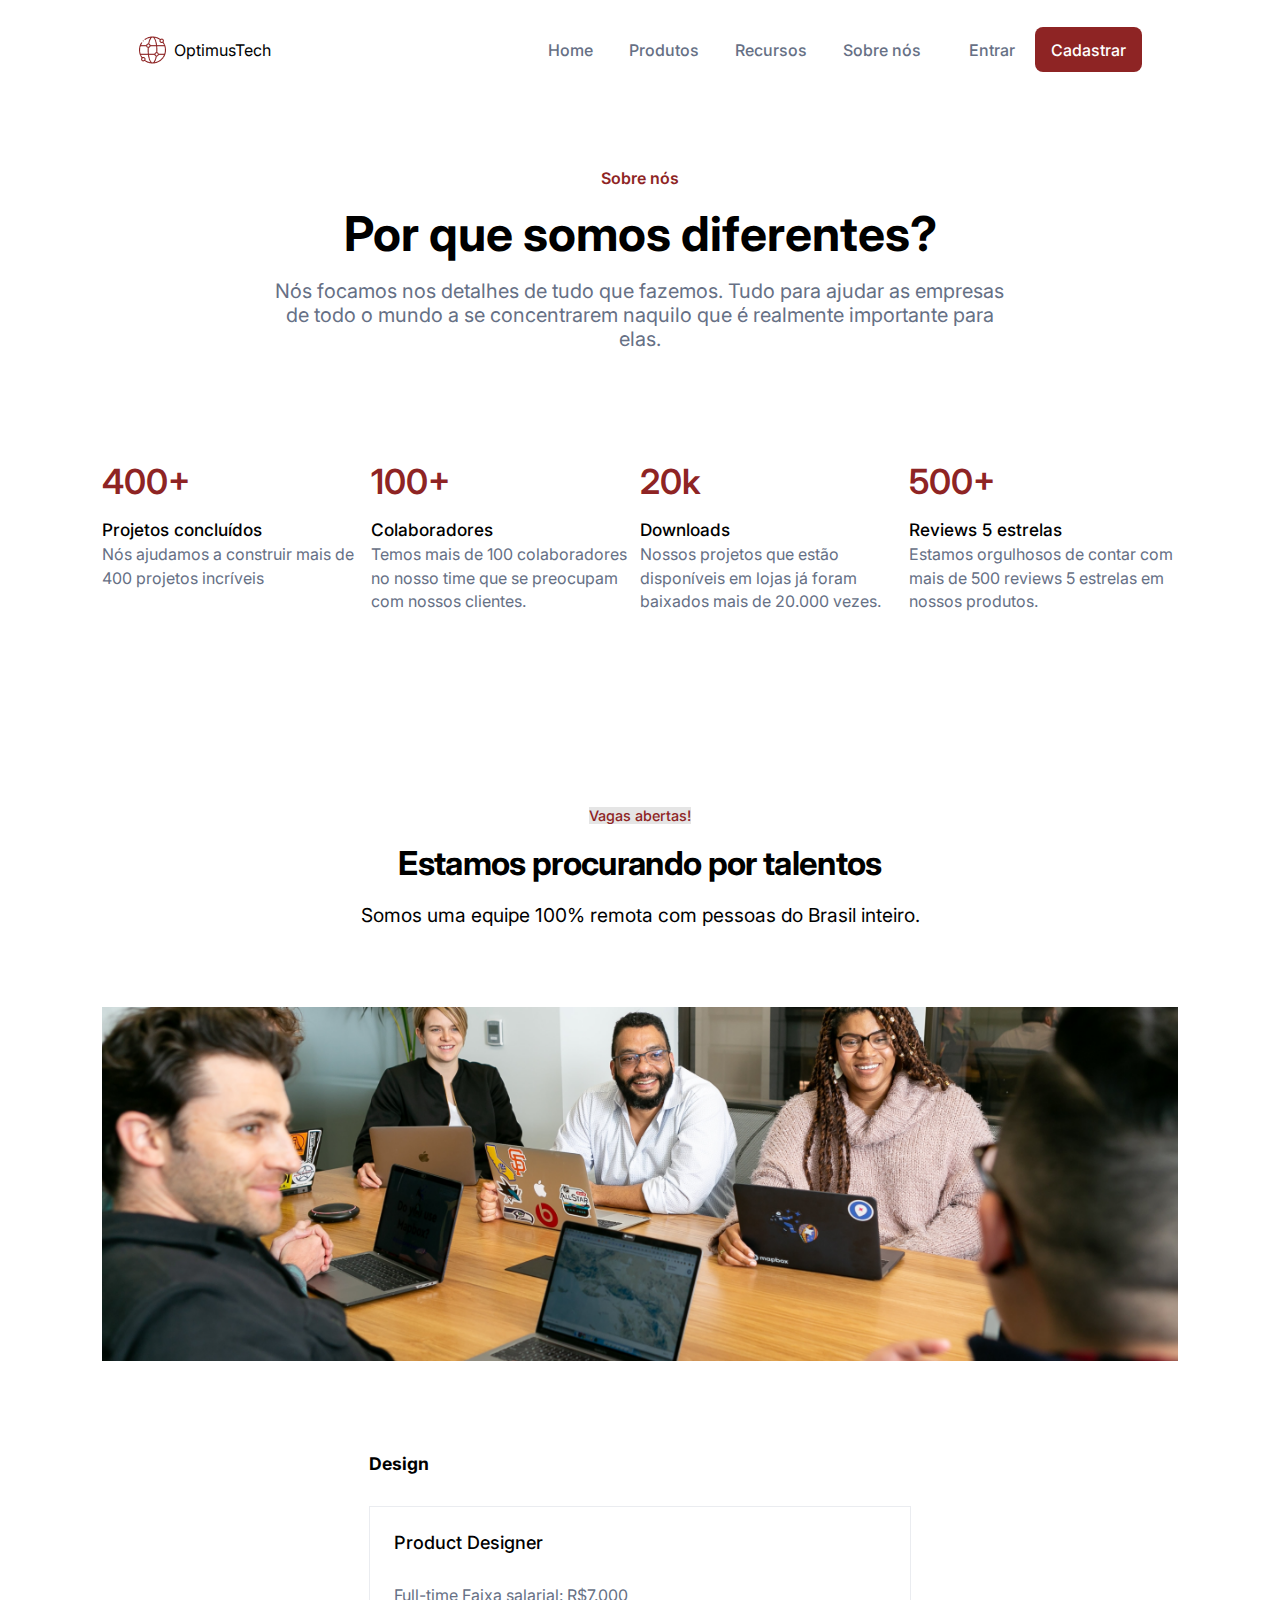
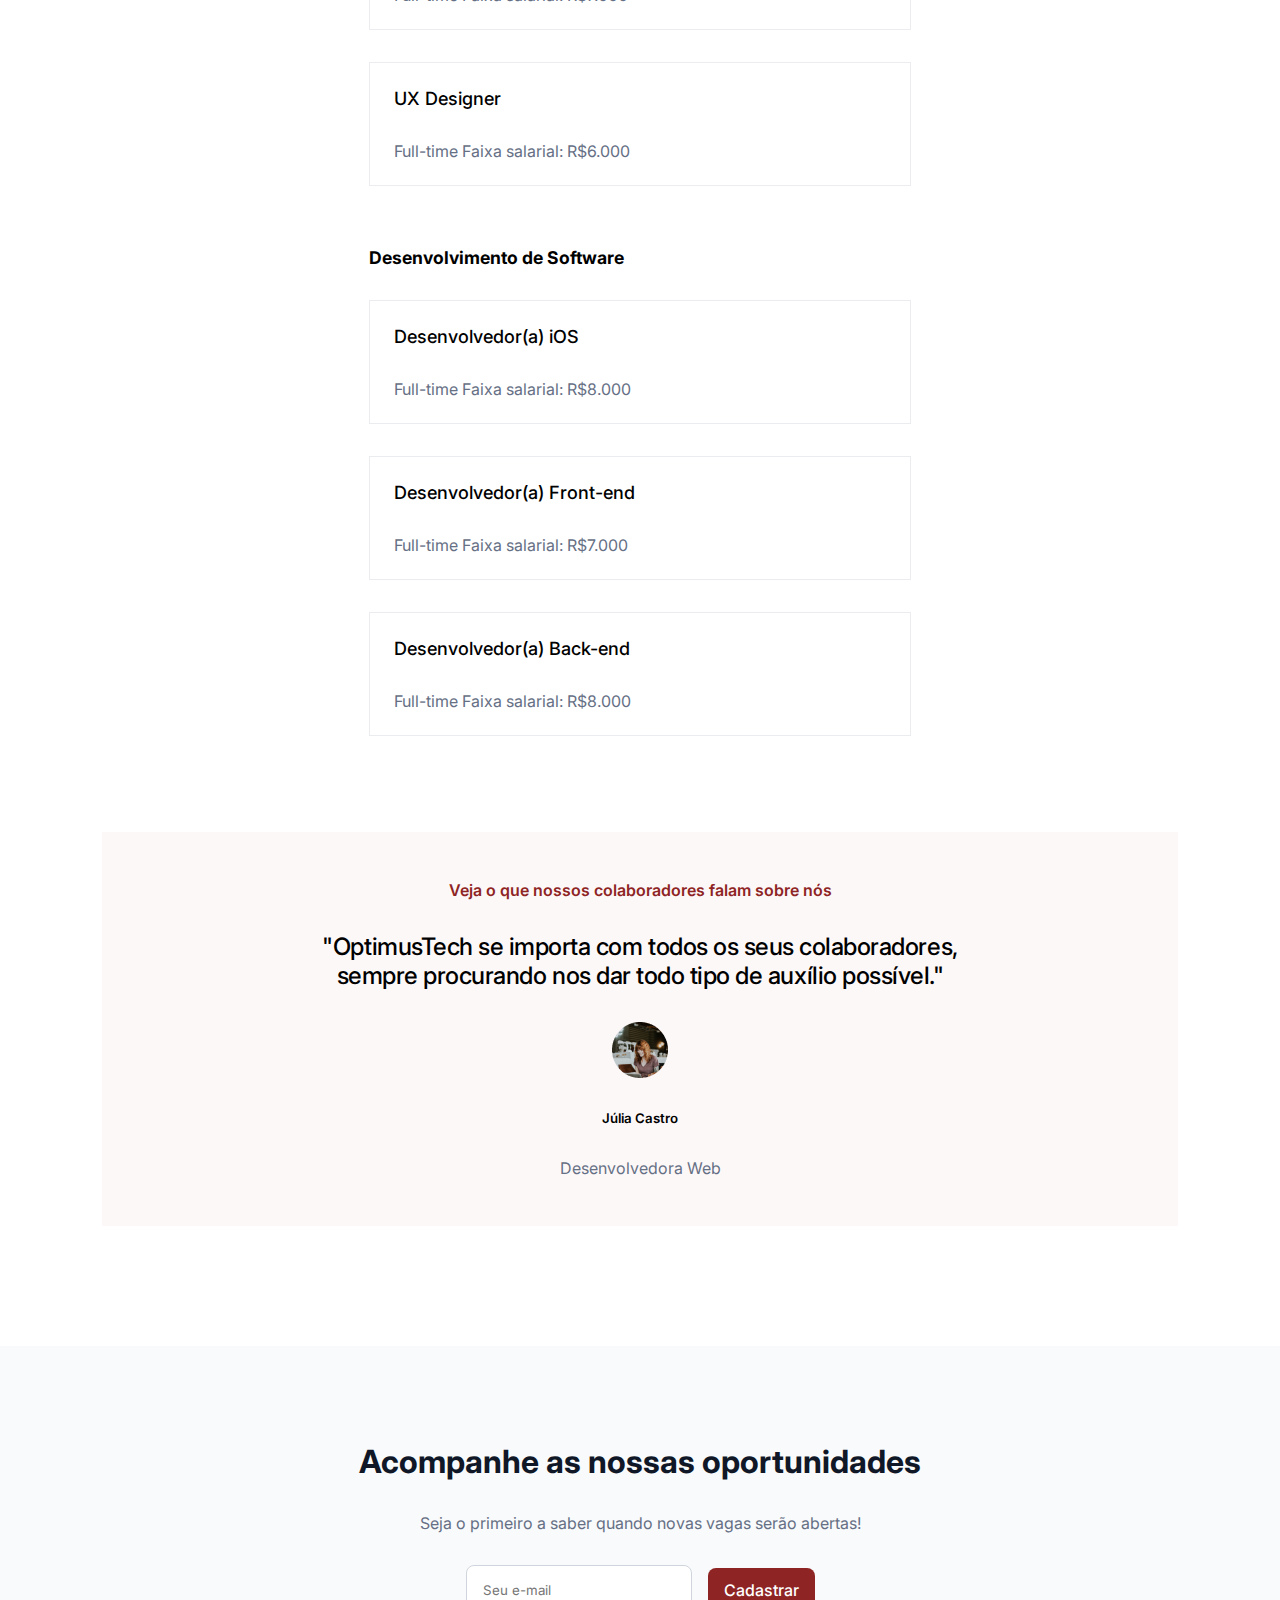
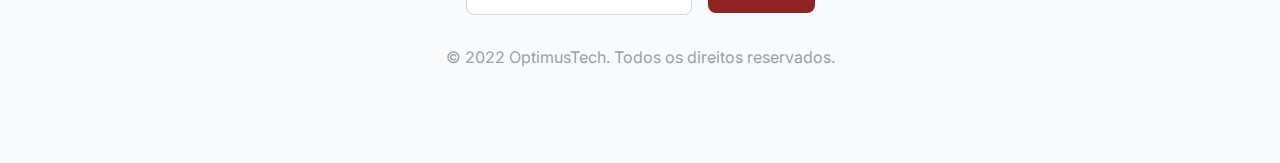
<file: optimusTech/index.html>
<!DOCTYPE html>
<html lang="pt-br">
<head>
    <meta charset="UTF-8">
    <meta http-equiv="X-UA-Compatible" content="IE=edge">
    <meta name="viewport" content="width=device-width, initial-scale=1.0">
    <link rel="preconnect" href="https://fonts.googleapis.com">
    <link rel="preconnect" href="https://fonts.gstatic.com" crossorigin>
    <link href="https://fonts.googleapis.com/css2?family=Inter:wght@300;400;500;600&display=swap" rel="stylesheet">
    <link rel="stylesheet" href="style.css">

    <title>OptimusTech</title>
</head>
<body>

    <nav class="container">

    
        <div class="logo">
            <img src="./images/worldwide.png" alt="">

            <div>OptimusTech</div>
        </div>

        <div class="sideMenu">
            <img src="images/menu-icon.PNG" alt="Menu Icon">
        </div>

        <div class="menu">
            <div class="menulist">
                <a href="#">Home</a>
                <a href="#">Produtos</a>
                <a href="#">Recursos</a>
                <a href="#">Sobre nós</a>
            </div>

            
            <div class="buttons">
                <button>Entrar</button>
                <button id="b-cadastrar">Cadastrar</button>
            </div>
        </div>
                   
    </nav>

    <section class="about">

        <span>Sobre nós</span>
        <h1>Por que somos diferentes?</h1>
        <p>Nós focamos nos detalhes de tudo que fazemos. Tudo para ajudar as empresas de todo o mundo a se concentrarem naquilo que é realmente importante para elas.</p>

    </section>

    <section class="metricas-container">

        <div class="metric">
            <h1>400+</h1>
            <h4>Projetos concluídos</h4>
            <p>Nós ajudamos a construir mais de 400 projetos incríveis</p>
        </div>

        <div class="metric">
            <h1>100+</h1>
            <h4>Colaboradores</h4>
            <p>Temos mais de 100 colaboradores no nosso time que se preocupam com nossos clientes.</p>
        </div>

        <div class="metric">
            <h1>20k</h1>
            <h4>Downloads</h4>
            <p>Nossos projetos que estão disponíveis em lojas já foram baixados mais de 20.000 vezes.</p>
        </div>

        <div class="metric">
            <h1>500+</h1>
            <h4>Reviews 5 estrelas</h4>
            <p>Estamos orgulhosos de contar com mais de 500 reviews 5 estrelas em nossos produtos.</p>
        </div>  

    </section>

    <section class="vagas-container">

        <div class="vagas-content">
            <span>
                Vagas abertas!
            </span>

            <h1>
                Estamos procurando por talentos
            </h1>

            <p>
                Somos uma equipe 100% remota com pessoas do Brasil inteiro.
            </p>

            <img id="img" src="./images/Image.png" alt="">     
        </div>

        <div class="vagas-abertas">
            <div class="design">
                <h4>Design</h4>
               
                <div class="jobPost">   
                    <h5>Product Designer</h5>
                
                    <span>Full-time</span>
                    
                    <span>Faixa salarial: R$7.000</span>
                </div>
                
                <div class="jobPost">
                    <h5>UX Designer</h5>
                
                    <span>Full-time</span>
                    
                    <span>Faixa salarial: R$6.000</span>
                </div>    
            </div>
            
            <div class="desenvolvimento">
                <h4>Desenvolvimento de Software</h4>
                
                <div class="jobPost">
                    <h5>Desenvolvedor(a) iOS</h5>

                    <span>Full-time</span>
                    
                    <span>Faixa salarial: R$8.000</span>
                </div>

                <div class="jobPost">
                    <h5>Desenvolvedor(a) Front-end</h5>
                
                    <span>Full-time</span>
                    
                    <span>Faixa salarial: R$7.000</span>
                </div>

                <div class="jobPost">
                    <h5>Desenvolvedor(a) Back-end</h5>

                    <span>Full-time</span>
                    
                    <span>Faixa salarial: R$8.000</span>
                </div>
            </div>    
    </section>

    <section class="depoimentos">

        <div id="quote">
            <span id="subheading">Veja o que nossos colaboradores falam sobre nós</span>
            <h2>
                "OptimusTech se importa com todos os seus colaboradores, sempre procurando nos dar todo tipo de auxílio possível."
            </h2>
        </div>

        <div id="avatar">
            <img src="./images/Avatar.png" alt="">
            
            <h5>Júlia Castro</h5>

            <span id="supportingText">Desenvolvedora Web</span>
        </div>


    </section>

    <footer>

        <h1>Acompanhe as nossas oportunidades</h1>

        <span>Seja o primeiro a saber quando novas vagas serão abertas!</span>

        <form>    
            <input type="email" placeholder="Seu e-mail">
            
            <button id="b-cadastrar">Cadastrar</button>
        </form>   

        <span id="copyright">© 2022 OptimusTech. Todos os direitos reservados.</span>

    </footer>

    <script src="script.js"></script>


    
</body>
</html>
</file>
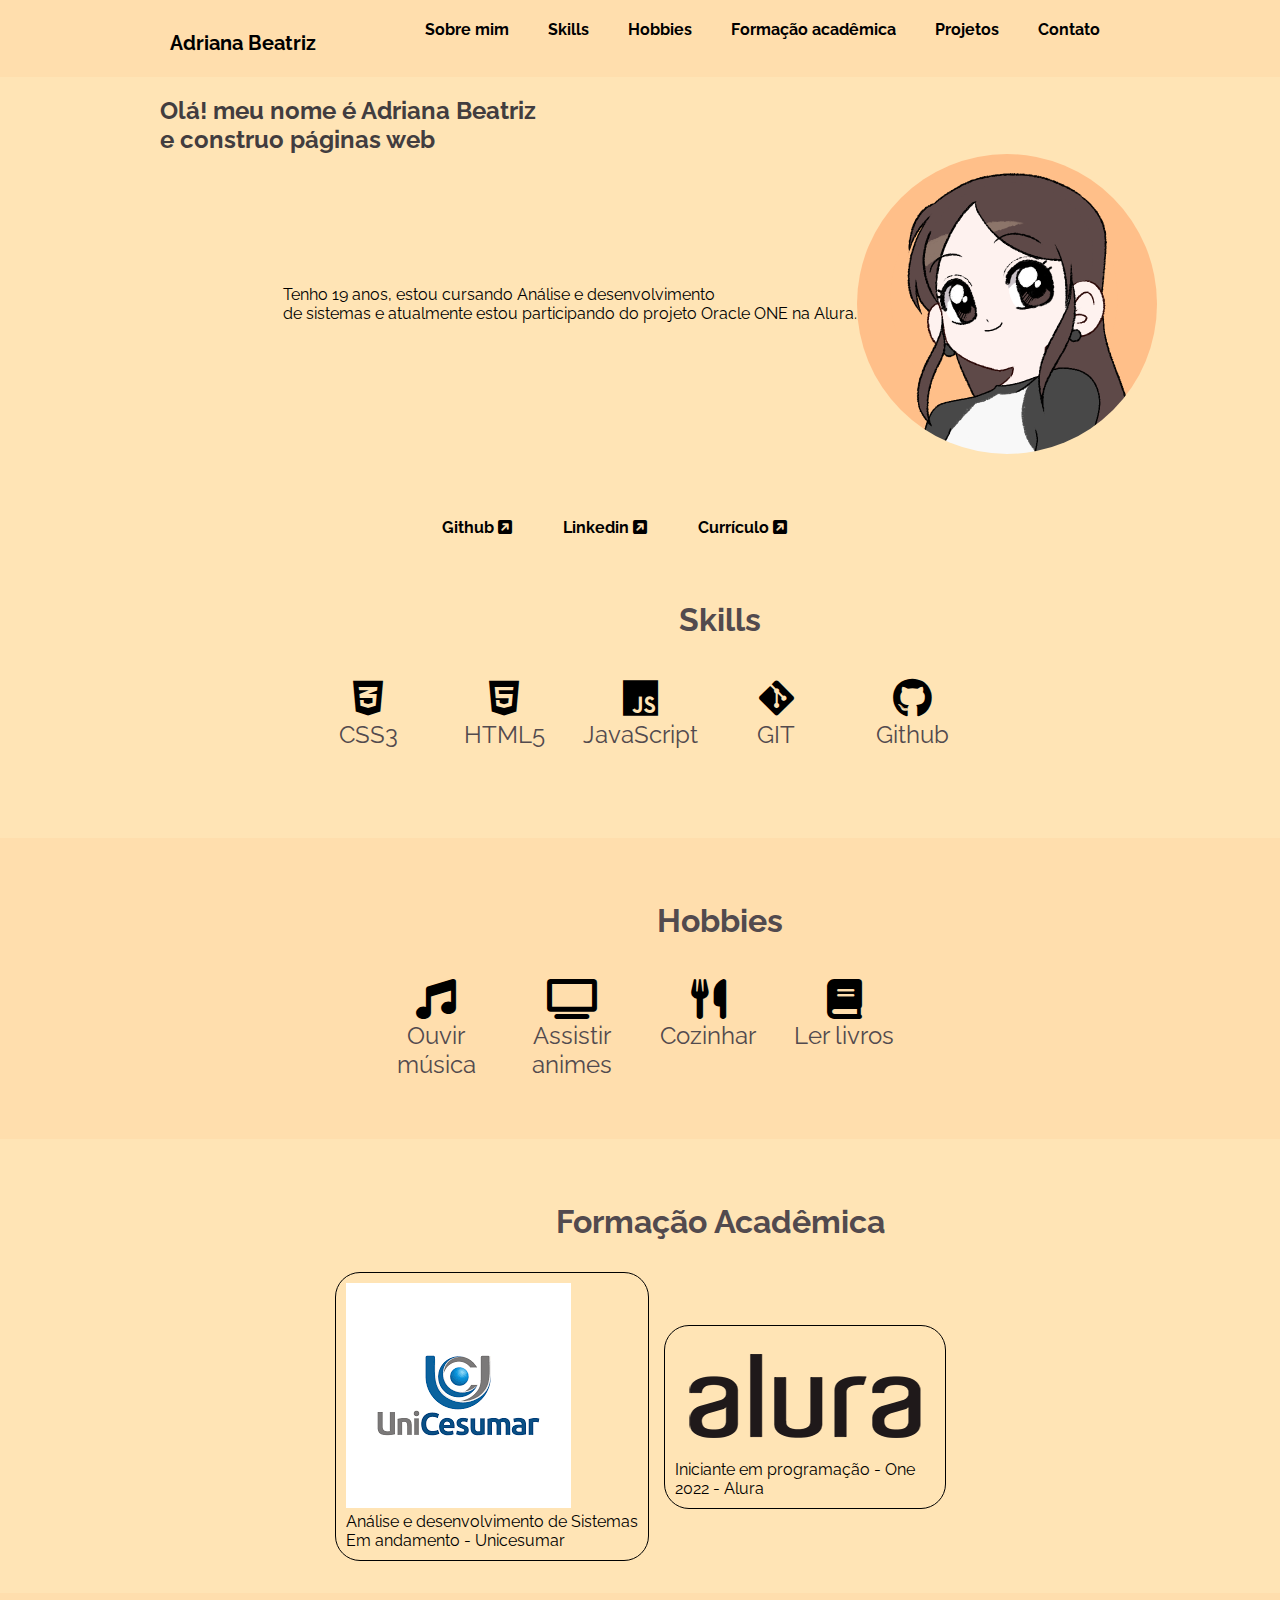
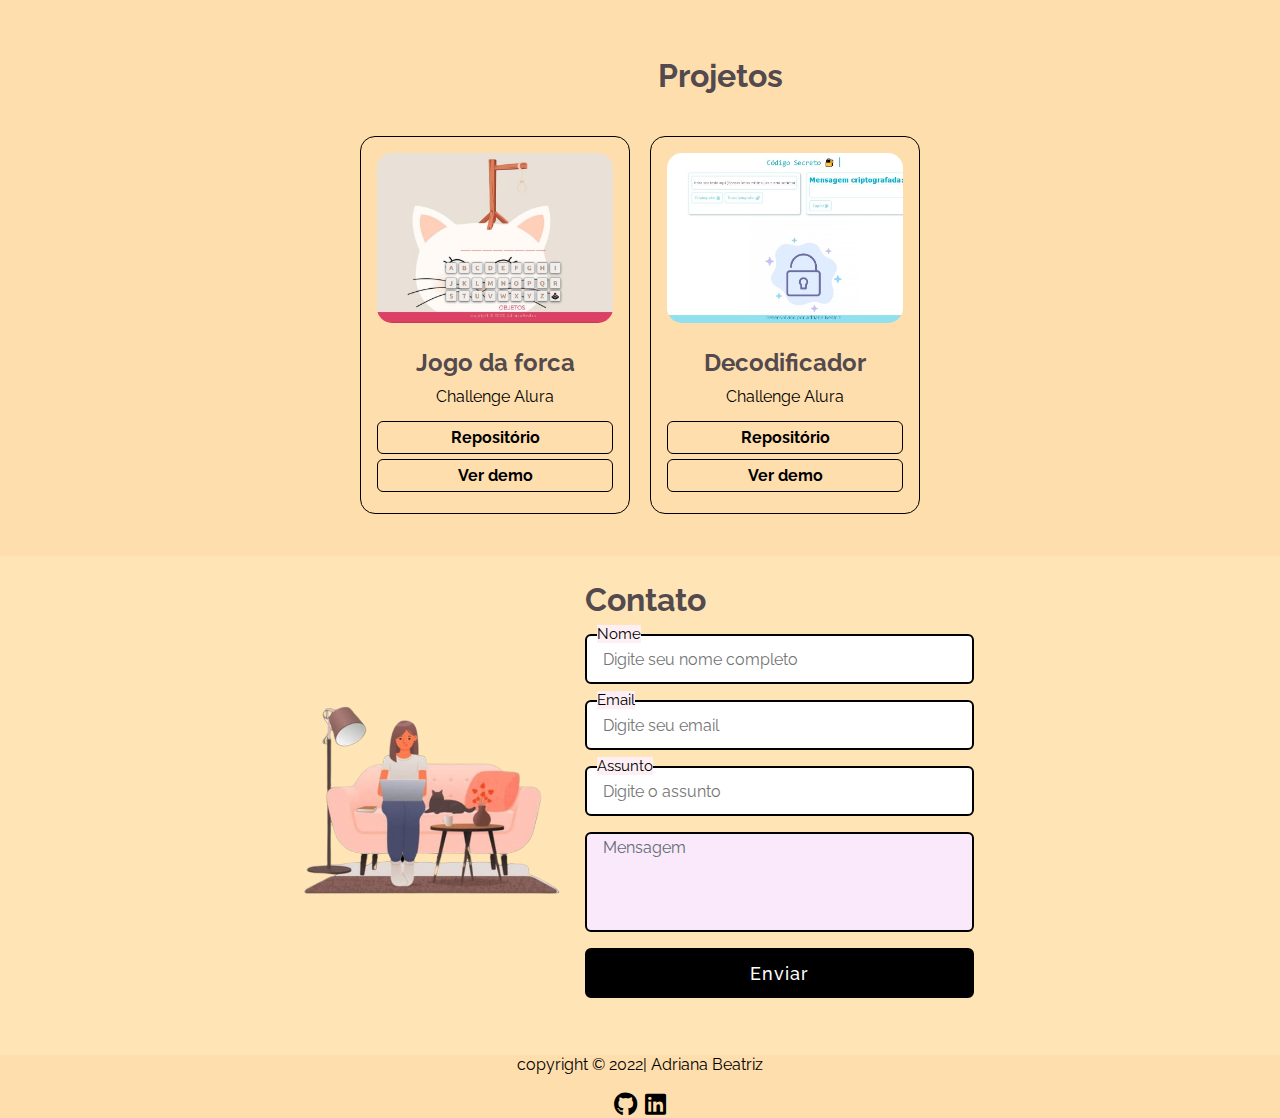
<file: Portfolio/index.html>
<!DOCTYPE html>
<html lang="pt-br">

<head>
  <meta charset="utf-8">
  <meta name="viewport"
    content="width=device-width, height=device-height initial-scale=1, maximum-scale=1, user-scalable=no" />
  <title>Portfólio - Adriana</title>

  <link rel="stylesheet" href="css/style.css">
  <link rel="stylesheet" href="https://cdnjs.cloudflare.com/ajax/libs/font-awesome/6.0.0/css/all.min.css"
    integrity="sha512-9usAa10IRO0HhonpyAIVpjrylPvoDwiPUiKdWk5t3PyolY1cOd4DSE0Ga+ri4AuTroPR5aQvXU9xC6qOPnzFeg=="
    crossorigin="anonymous" referrerpolicy="no-referrer" />
  <link href="https://fonts.googleapis.com/css2?family=Raleway:wght@300;600&display=swap" rel="stylesheet">
  <link rel="shortcut icon" href="favicon.ico" type="image/x-icon">
</head>

<body>
  <header>
    <div class="caixa">
      <h1>
        <a href="#" title="Portfólio - Adriana Beatriz">Adriana Beatriz</a>
      </h1>

      <input type="checkbox" id="control-nav">
      <label for="control-nav" class="control-nav"></label>
      <label for="control-nav" class="control-nav-close"></label>

      <nav>
        <ul class="list-auto">
          <li><a href="#sobre-mim" title="sobre mim">Sobre mim</a></li>
          <li><a href="#skills" title="skills">Skills</a></li>
          <li><a href="#hobbies" title="hobbies">Hobbies</a></li>
          <li><a href="#formacoes" title="formacoes">Formação acadêmica</a></li>
          <li><a href="#projetos" title="projetos">Projetos</a></li>
          <li><a href="#contato" title="contato">Contato</a></li>
        </ul>

      </nav>

    </div>
  </header>

  <main>
    <section id="apresentacao">
      <div class="container-esq ml">
        <h2 class="titulo-apresentacao">Olá! meu nome é Adriana Beatriz <br> e construo páginas web<br></h2>
      </div>
      <div class="container ml">
        <p class="texto-apresentacao">
          Tenho 19 anos, estou cursando Análise e desenvolvimento <br> de sistemas e
          atualmente estou participando do projeto Oracle ONE na Alura.
        </p>
        <img class="imagem-apresentacao" src="img/imgperfil.jpg" alt="img-perfil">
      </div>

    </section>
  </main>

  <div class="container">
    <div class="link">
      <a href="https://github.com/driica">Github <i class="fa-solid fa-square-arrow-up-right"></i></a>
    </div>

    <div class="link">
      <a href="https://www.linkedin.com/in/adrianabeatriz3/">Linkedin <i class="fa-solid fa-square-arrow-up-right"></i></a>
    </div>

    <div class="link">
      <a href="">Currículo <i class="fa-solid fa-square-arrow-up-right"></i></a>
    </div>
    </div>


    <section id="skills">

      <div class="container-esq ml">
        <h2 class="titulo">Skills</h2>
      </div>

      <div class="skills">

        <div class="skill">
          <div class="item-skill">

            <i class="fa-brands fa-css3-alt icone"></i>
            <p class="titulo-skill">CSS3</p>

          </div>
        </div>

        <div class="skill">
          <div class="item-skill">
            <i class="fa-brands fa-html5 icone"></i>
            <p class="titulo-skill">HTML5</p>
          </div>
        </div>

        <div class="skill">
          <div class="item-skill">
            <i class="fa-brands fa-js icone"></i>
            <p class="titulo-skill">JavaScript</p>
          </div>
        </div>

        <div class="skill">
          <div class="item-skill">
            <i class="fa-brands fa-git-alt icone"></i>
            <p class="titulo-skill">GIT</p>
          </div>
        </div>

        <div class="skill">
          <div class="item-skill">
            <i class="fa-brands fa-github icone"></i>
            <p class="titulo-skill">Github</p>
          </div>
        </div>

      </div>
    </section>

    <section id="hobbies">
      <div class="container-esq ml">
        <h2 class="titulo">Hobbies</h2>
      </div>

      <div class="hobbies">

        <div class="hobbie">
          <div class="item-hobbie">
            <i class="fas fa-music icone"></i>
            <p class="titulo-hobbie">Ouvir música</p>
          </div>
        </div>

        <div class="hobbie">
          <div class="item-hobbie">
            <i class="fas fa-tv icone"></i>
            <p class="titulo-hobbie">Assistir animes</p>
          </div>
        </div>

        <div class="hobbie">
          <div class="item-hobbie">
            <i class="fas fa-utensils icone"></i>
            <p class="titulo-hobbie">Cozinhar</p>
          </div>
        </div>

        <div class="hobbie">
          <div class="item-hobbie">
            <i class="fas fa-book icone"></i>
            <p class="titulo-hobbie">Ler livros</p>
          </div>
        </div>

      </div>
    </section>

    <section id="formacoes">
      <div class="container-esq ml">
        <h2 class="titulo">Formação Acadêmica</h2>
      </div>

      <div class="container">
        <div class="formacao">
          <img src="img/logo-uni.png" alt="unicesumar">
          <p>Análise e desenvolvimento de Sistemas</p>
          <p>Em andamento - Unicesumar</p>
        </div>
        <div class="formacao">
          <img src="img/alura-logo.png" alt="alura-logo">
          <p>Iniciante em programação - One</p>
          <p>2022 - Alura</p>
        </div>
      </div>
    </section>

    <section id="projetos">
      <div class="container-esq ml">
        <h2 class="titulo">Projetos</h2>
      </div>

      <div class="container">
        <div class="projeto">
          <div class="projeto-img projeto-1"></div>
          <h2>Jogo da forca</h2>
          <p>Challenge Alura</p>
          <a href="https://github.com/driica/Jogo-da-Forca" target="_blank" class="botao">Repositório</a>
          <a href="https://jogo-forca-eight.vercel.app/" _blank" class="botao">Ver demo</a>
        </div>

        <div class="projeto">
          <div class="projeto-img projeto-2"></div>
          <h2>Decodificador</h2>
          <p>Challenge Alura</p>
          <a href="https://github.com/driica/codificador-e-decodificador" target="_blank" class="botao">Repositório</a>
          <a href="https://codificador-e-decodificador.vercel.app/" target="_blank" class="botao">Ver demo</a>
        </div>
      </div>

    </section>

    <section id="contato">
      <div class="container">
        <div class="conteudo">
          <div class="img-contato">
            <img src="img/imgContato.png" alt="img-contato">
          </div>
          <form action="#" id="form-contato">

            <div class="titulo-contato">Contato</div>
            <ul id="mensagens-erro"></ul>
            <div class="input-caixa">
              <input type="text" id="nome" placeholder="Digite seu nome completo">
              <label>Nome</label>
            </div>
            <div class="input-caixa">
              <input type="text" placeholder="Digite seu email" id="email">
              <label>Email</label>
            </div>
            <div class="input-caixa">
              <input type="text" placeholder="Digite o assunto" id="assunto">
              <label>Assunto</label>
            </div>
            <div class="mensagem">
              <textarea cols="30" rows="10" id="mensagem"></textarea>
              <label>Mensagem</label>
            </div>
            <div class="input-caixa">

              <input type="submit" value="Enviar" id="enviar-contato">
            </div>
          </form>
        </div>
      </div>
    </section>
    </main>

    <footer>
      <p>copyright © 2022| Adriana Beatriz</p>
      <a href="https://github.com/driica" target="blank"><i class="fab fa-github"></i></a>
      <a href="www.linkedin.com/in/adrianabeatriz3" target="blank"><i class="fab fa-linkedin"></i></a>
    </footer>

    <script src="js/script.js"></script>

</body>

</html>
</file>
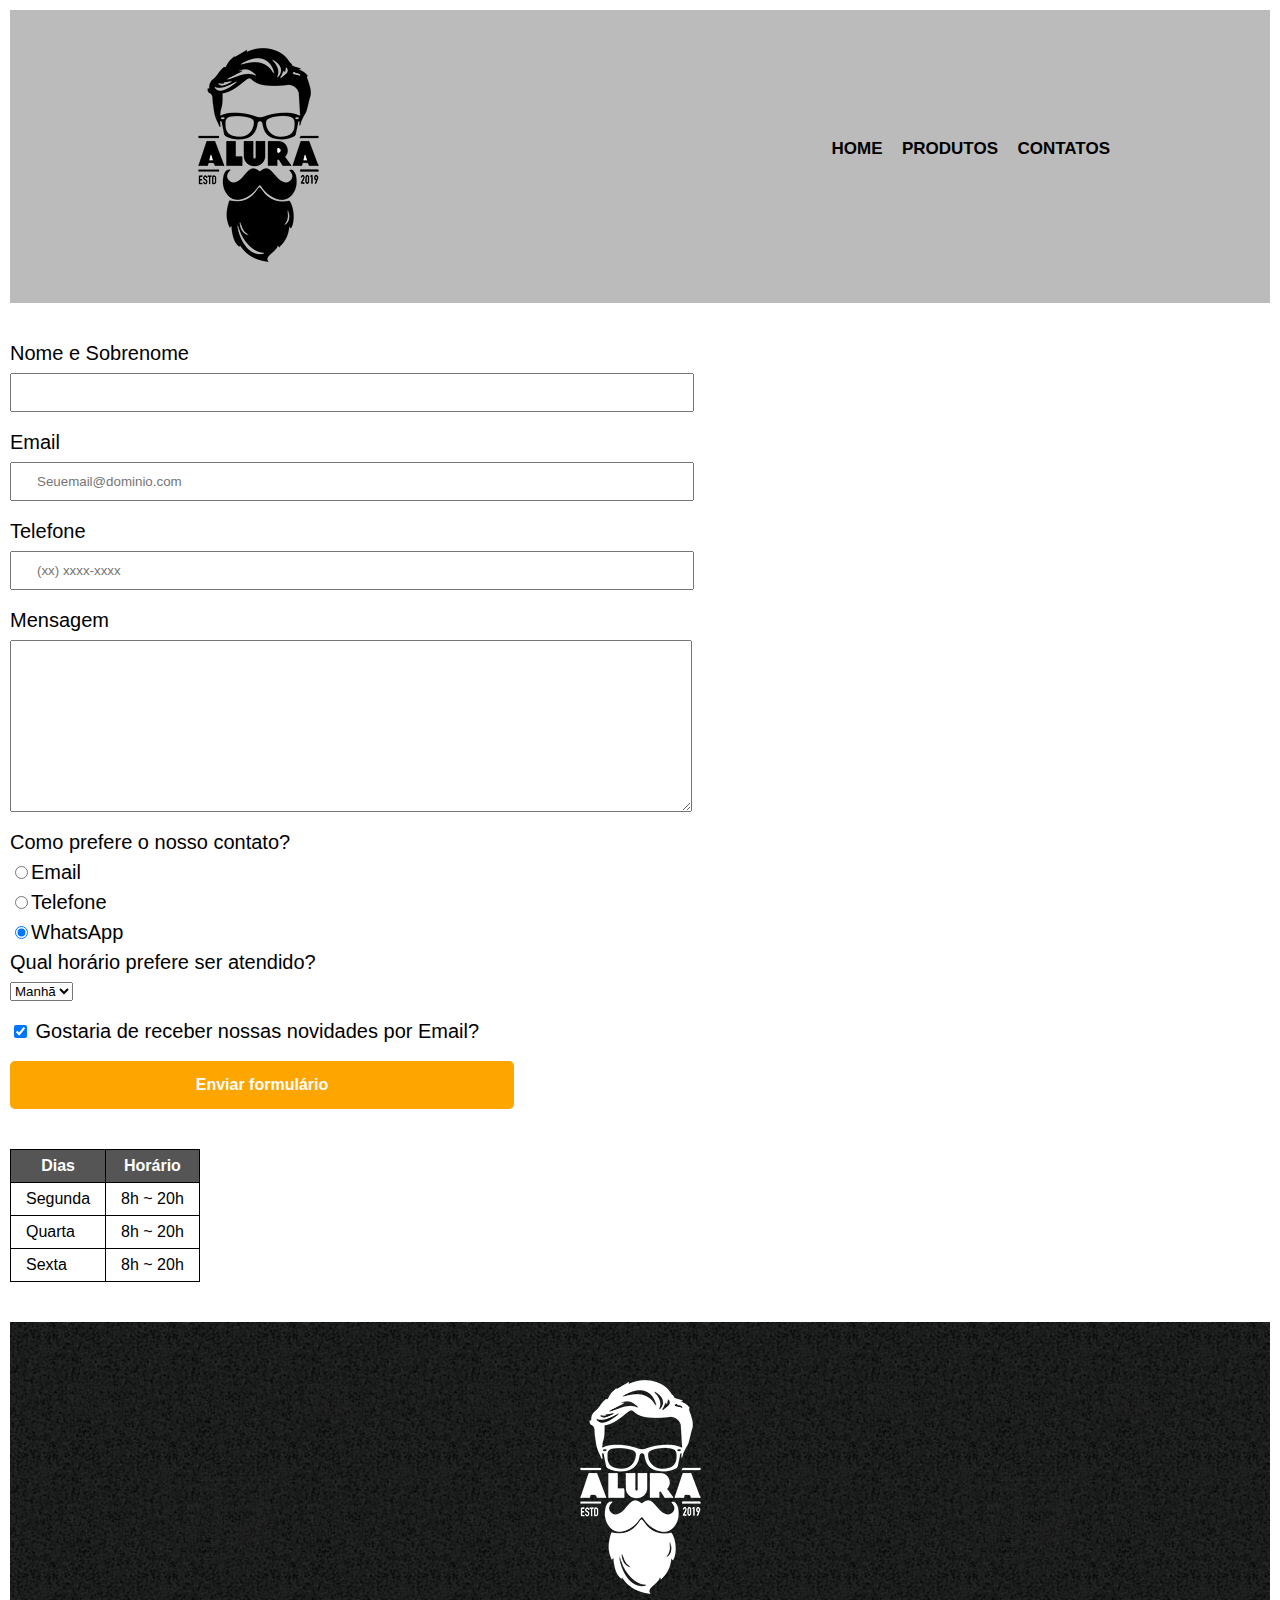
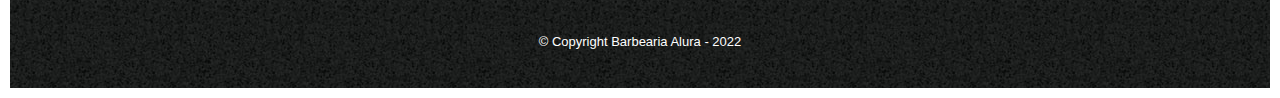
<file: barbearia-alura/contato.html>
<!DOCTYPE html>
<html lang="pt-br">

<head>
    <meta charset="UTF-8">
    <meta http-equiv="X-UA-Compatible" content="IE=edge">
    <meta name="viewport" content="width=device-width, initial-scale=1.0">
    <link rel="stylesheet" href="reset.css">
    <link rel="stylesheet" href="style.css">
    <title>Contato - Barbearia Alura</title>
</head>

<body>
    <header>
        <div class="caixa">
            <h1><img src="imgProdutos/logo.png" alt="Logo da Barbearia Alura"></h1>

            <nav>
                <ul>
                    <li><a href="index.html"> Home </a></li>
                    <li><a href="produtos.html"> Produtos </a></li>
                    <li><a href="contato.html">Contatos</a></li>
                </ul>
            </nav>
        </div>
    </header>

    <main>
        <form>
            <label for="nomesobrenome">Nome e Sobrenome</label>
            <input type="text" id="nomesobrenome" class="input-padrao" required">

            <label for="email">Email</label>
            <input type="email" id="email" class="input-padrao" required placeholder="Seuemail@dominio.com">

            <label for="telefone">Telefone</label>
            <input type="tel" id="telefone" class="input-padrao" required placeholder="(xx) xxxx-xxxx">

            <label for="mensagem">Mensagem</label>
            <textarea cols="66" rows="10" id="mensagem" class="input-padrao" required></textarea>

            <fieldset>
                <legend>Como prefere o nosso contato?</legend>
                <label for="radio-email"><input type="radio" name="contato" value="email" id="radio-email">Email</label>
                
                <label for="radio-telefone"><input type="radio" name="contato" value="telefone" id="radio-telefone">Telefone</label>
                
                <label for="radio-whatsapp"><input type="radio" name="contato" value="whatsapp" id="radio-whatsapp" checked>WhatsApp</label>
                
            </fieldset>
             
            <fieldset>
            <legend>Qual horário prefere ser atendido?</legend>
             <select>
                 <option>Manhã</option>
                 <option>Tarde</option>
                 <option>Noite</option>
             </select>
            </fieldset>

            <label class="checkbox"><input type="checkbox" checked> Gostaria de receber nossas novidades por Email?</label>
            <input type="submit" value="Enviar formulário" class="enviar">
        </form>

        <table>
            <thead>
            <tr>
                <th>Dias</th>
                <th>Horário</th>
            </tr>
        </thead>
        <tbody>
            <tr>
                <td>Segunda</td>
                <td>8h ~ 20h</td>
            </tr>
            <tr>
                <td>Quarta</td>
                <td>8h ~ 20h</td>
            </tr>
            <tr>
                <td>Sexta</td>
                <td>8h ~ 20h</td>
            </tr>
        </tbody>
        </table>
    </main>

    <footer>
        <img src="imgProdutos/logo-branco.png" alt="Logo da Barbearia Alura">
        <p class="copyright">&copy; Copyright Barbearia Alura - 2022</p>
    </footer>
</body>

</html>
</file>
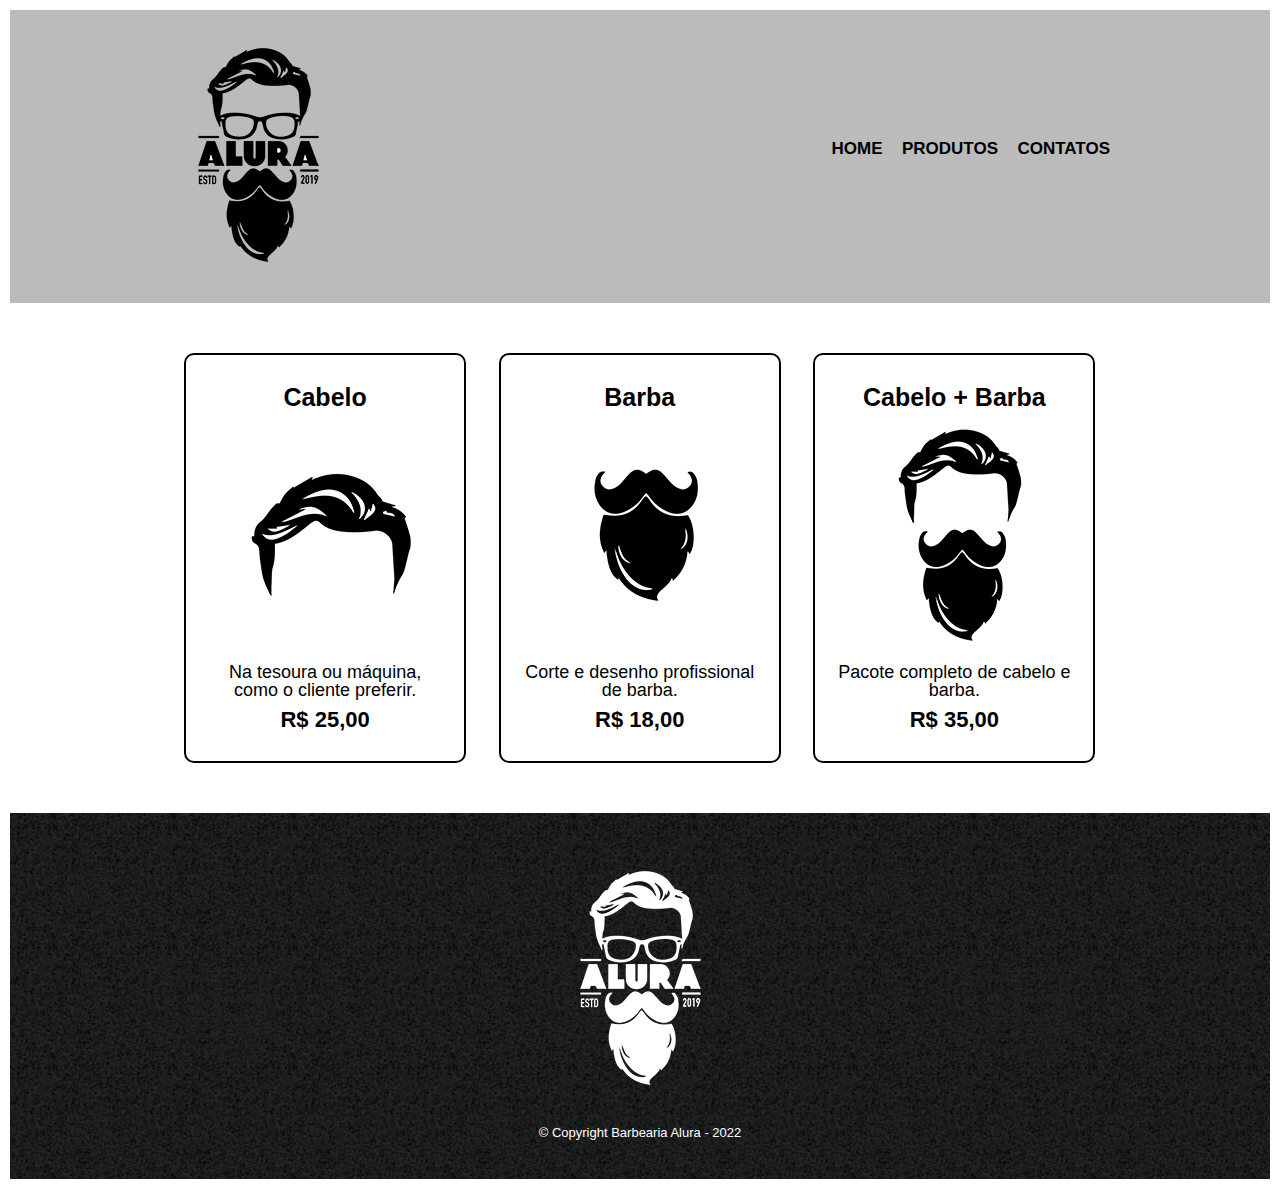
<file: barbearia-alura/produtos.html>
<!DOCTYPE html>
<html lang="pt-br">

<head>
    <meta charset="UTF-8">
    <meta http-equiv="X-UA-Compatible" content="IE=edge">
    <meta name="viewport" content="width=device-width, initial-scale=1.0">

    <link rel="stylesheet" href="reset.css">
    <link rel="stylesheet" href="style.css">
    <title>Produtos - Barbearia Alura</title>
</head>

<body>
    <header>
        <div class="caixa">
        <h1><img src="imgProdutos/logo.png"></h1>

        <nav>
            <ul>
                <li><a href="index.html"> Home </a></li>
                <li><a href="produtos.html"> Produtos </a></li>
                <li><a href="contato.html">Contatos</a></li>
            </ul>
        </nav>
    </div>
    </header>

    <main>
        <ul class="produtos">
            <li>
                <h2>Cabelo</h2>
                <img src="imgProdutos/cabelo.jpg">
                <p class="produto-descricao"> Na tesoura ou máquina, como o cliente preferir.</p>
                <p class="produto-preco"> R$ 25,00</p>
            </li>
            <li>
                <h2>Barba</h2>
                <img src="imgProdutos/barba.jpg">
                <p class="produto-descricao">Corte e desenho profissional de barba.</p>
                <p class="produto-preco"> R$ 18,00</p>
            </li>
            <li>
                <h2>Cabelo + Barba</h2>
                <img src="imgProdutos/cabelo+barba.jpg">
                <p class="produto-descricao">Pacote completo de cabelo e barba.</p>
                <p class="produto-preco">R$ 35,00</p>
            </li>
        </ul>
    </main>
    <footer>
        <img src="imgProdutos/logo-branco.png" alt="">
        <p class="copyright">&copy; Copyright Barbearia Alura - 2022</p>
    </footer>
</body>

</html>
</file>
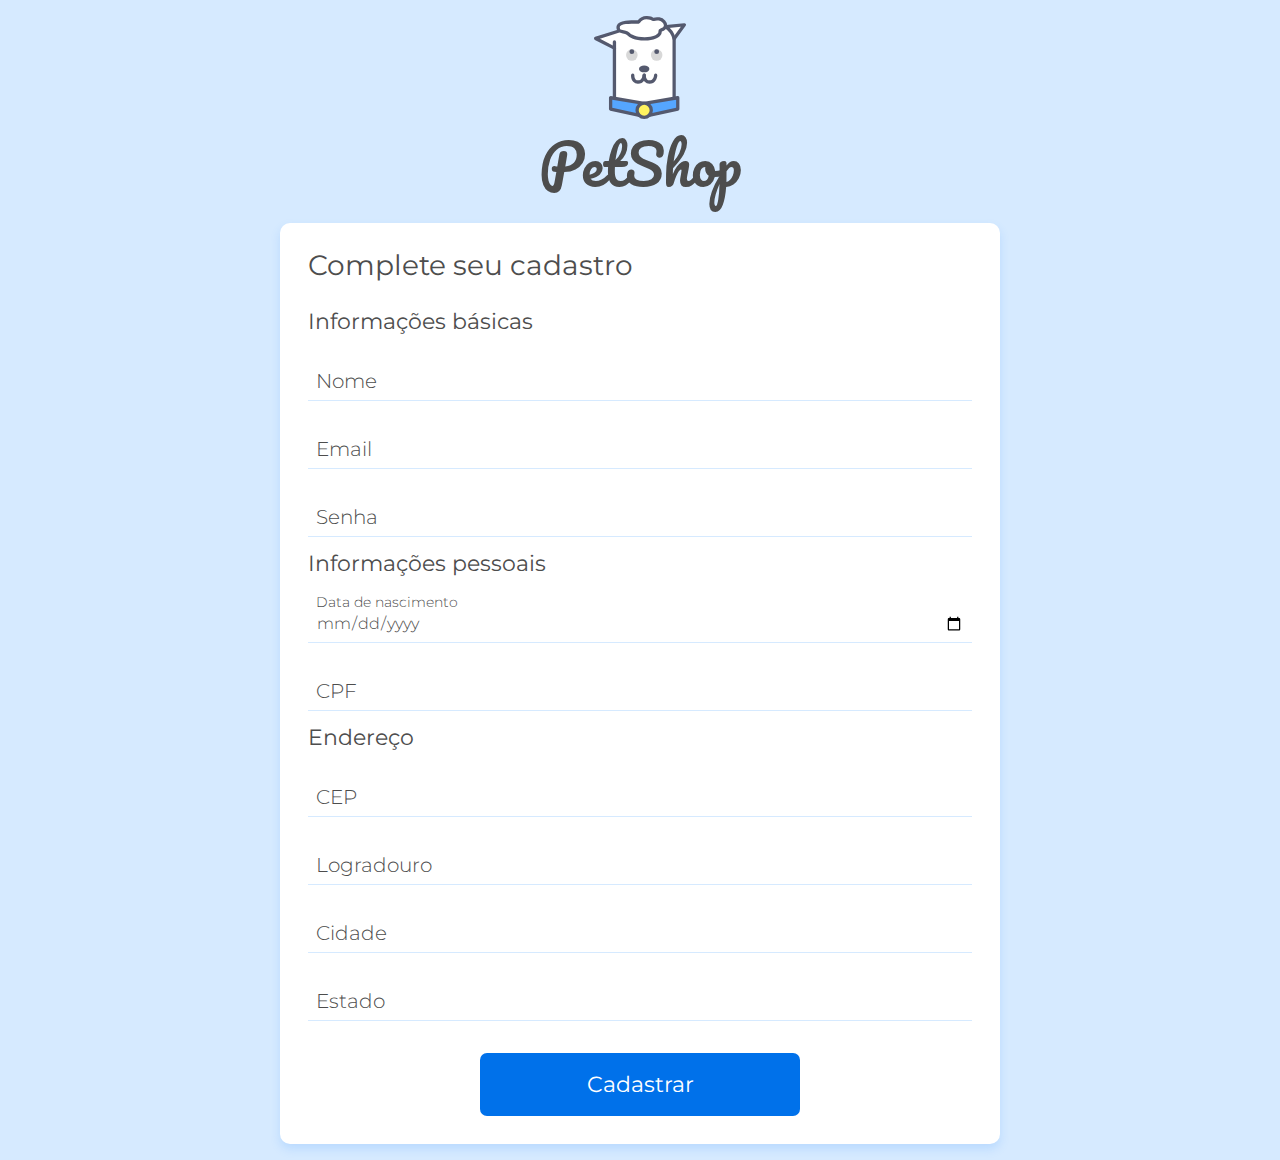
<file: doguito-petshop/cadastro.html>
<!DOCTYPE html>
<html lang="pt">
<head>
    <meta charset="UTF-8">
    <meta name="viewport" content="width=device-width, initial-scale=1.0">
    <title>Doguito Petshop | Criar conta</title>
    <link href="https://fonts.googleapis.com/css2?family=Montserrat:wght@300;400&display=swap" rel="stylesheet">
    <link href="https://fonts.googleapis.com/css2?family=Pacifico&display=swap" rel="stylesheet"> 
    <link rel="stylesheet" href="./assets/css/base/base.css">
    <link rel="stylesheet" href="./assets/css/cadastro.css">
    <link rel="stylesheet" href="./assets/css/componentes/cartao.css">
    <link rel="stylesheet" href="./assets/css/componentes/inputs.css">
    <link rel="stylesheet" href="./assets/css/componentes/botao.css">
</head>
<body>
    <main class="container flex flex--coluna flex--centro">
        <div class="cadastro-cabecalho">
            <img src="./assets/img/doguito.svg" alt="Logo Doguito" class="cadastro-cabecalho__logo">
            <h1 class="cadastro-cabecalho__titulo">PetShop</h1>
        </div>
        <section class="cartao">
            <h2 class="cartao__titulo">Complete seu cadastro</h2>
            <form action="./cadastro_concluido.html" class="formulario flex flex--coluna">
                <fieldset>
                    <legend class="formulario__legenda">Informações básicas</legend>
                    <div class="input-container">
                        <input name="nome" id="nome" class="input" type="text" placeholder="Nome" data-tipo="nome" required>
                        <label class="input-label" for="nome">Nome</label>
                        <span class="input-mensagem-erro">Este campo não está válido</span>
                    </div>
                    <div class="input-container">
                        <input name="email" id="email" class="input" type="email" placeholder="Email" data-tipo="email" required>
                        <label class="input-label" for="email">Email</label>
                        <span class="input-mensagem-erro">Este campo não está válido</span>
                    </div>
                    <div class="input-container">
                        <input name="senha" id="senha" class="input" type="password" placeholder="Senha" pattern="^(?=.*[a-z])(?=.*[A-Z])(?=.*[0-9])(?!.*[ !@#$%^&*_=+-]).{6,12}$" title="A senha deve conter entre 6 a 12 caracteres, deve conter pelo menos uma letra maiúscula, um número e não deve conter símbolos." data-tipo="senha" required>
                        <label class="input-label" for="senha">Senha</label>
                        <span class="input-mensagem-erro">Este campo não está válido</span>
                    </div>
                </fieldset>
                <fieldset>
                    <legend class="formulario__legenda">Informações pessoais</legend>
                    <div class="input-container">
                        <input name="nascimento" id="nascimento" class="input" type="date" placeholder="Data de nascimento" data-tipo="dataNascimento" required>
                        <label class="input-label" for="nascimento">Data de nascimento</label>
                        <span class="input-mensagem-erro">Este campo não está válido</span>
                    </div>
                    <div class="input-container">
                        <input name="cpf" id="cpf" class="input" type="text" placeholder="CPF" data-tipo="cpf" required>
                        <label class="input-label" for="cpf">CPF</label>
                        <span class="input-mensagem-erro">Este campo não está válido</span>
                    </div>
                </fieldset>
                <fieldset>
                    <legend class="formulario__legenda">Endereço</legend>
                    <div class="input-container">
                        <input name="cep" id="cep" class="input" type="text" placeholder="CEP" pattern="[\d]{5}-?[\d]{3}" data-tipo="cep" required>
                        <label class="input-label" for="cep">CEP</label>
                        <span class="input-mensagem-erro">Este campo não está válido</span>
                    </div>
                    <div class="input-container">
                        <input name="logradouro" id="logradouro" class="input" type="text" placeholder="Logradouro" data-tipo="logradouro" required>
                        <label class="input-label" for="logradouro">Logradouro</label>
                        <span class="input-mensagem-erro">Este campo não está válido</span>
                    </div>
                    <div class="input-container">
                        <input name="cidade" id="cidade" class="input" type="text" placeholder="Cidade" data-tipo="cidade" required>
                        <label class="input-label" for="cidade">Cidade</label>
                        <span class="input-mensagem-erro">Este campo não está válido</span>
                    </div>
                    <div class="input-container">
                        <input name="estado" id="estado" class="input" type="text" placeholder="Estado" data-tipo="estado" required>
                        <label class="input-label" for="estado">Estado</label>
                        <span class="input-mensagem-erro">Este campo não está válido</span>
                    </div>
                </fieldset>
                <button class="botao">Cadastrar</a>
            </form>
        </section>
    </main>
    <script src="./js/app.js" type="module"></script>
</body>
</html>
</file>
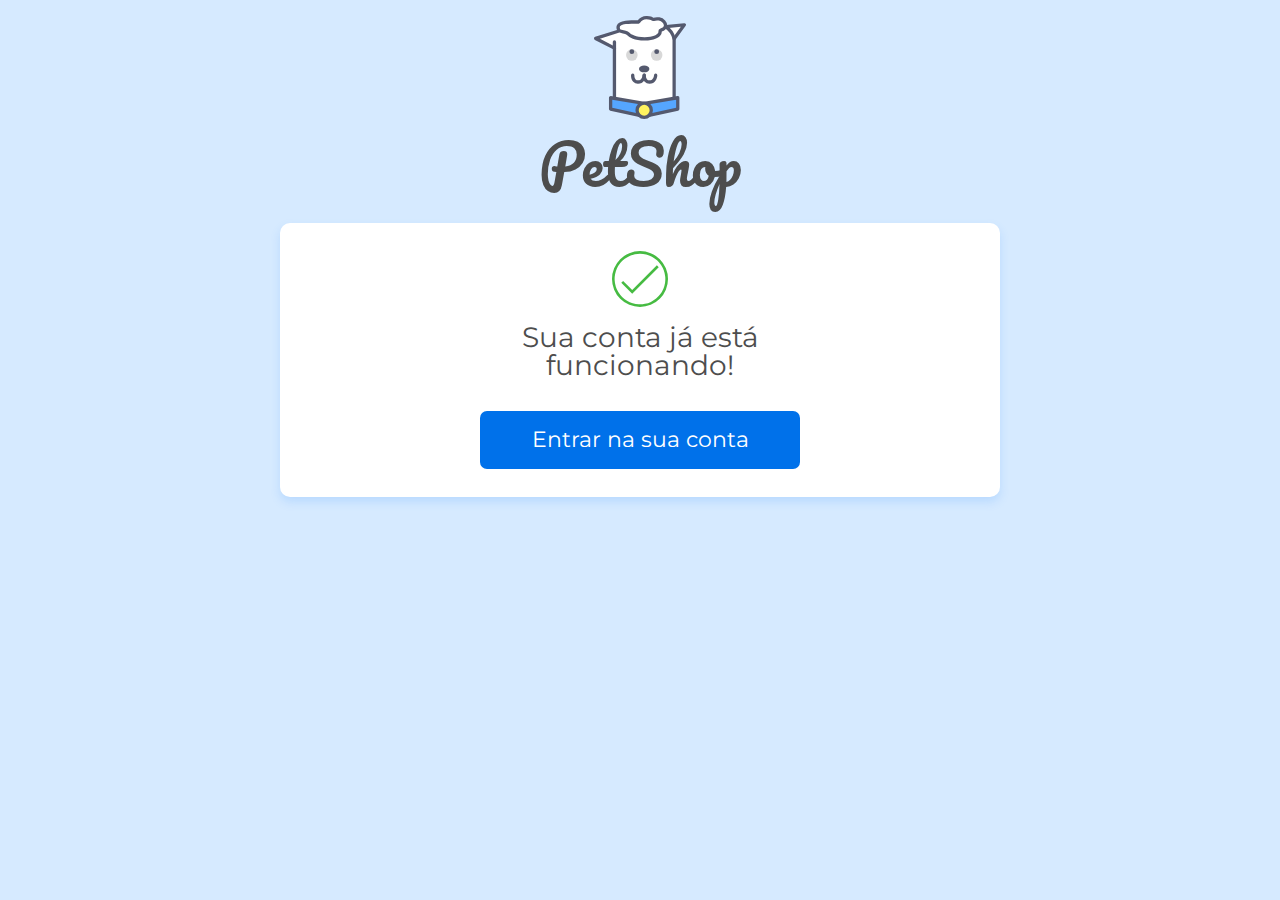
<file: doguito-petshop/cadastro_concluido.html>
<!DOCTYPE html>
<html lang="pt">
<head>
    <meta charset="UTF-8">
    <meta name="viewport" content="width=device-width, initial-scale=1.0">
    <title>Doguito Petshop | Cadastro concluído</title>
    <link href="https://fonts.googleapis.com/css2?family=Montserrat:wght@300;400&display=swap" rel="stylesheet">
    <link href="https://fonts.googleapis.com/css2?family=Pacifico&display=swap" rel="stylesheet"> 
    <link rel="stylesheet" href="./assets/css/base/base.css">
    <link rel="stylesheet" href="./assets/css/cadastro_concluido.css">
    <link rel="stylesheet" href="./assets/css/componentes/cartao.css">
    <link rel="stylesheet" href="./assets/css/componentes/inputs.css">
    <link rel="stylesheet" href="./assets/css/componentes/botao.css">
</head>
<body>
    <main class="container flex flex--coluna flex--centro">
        <div class="cadastro-cabecalho">
            <img src="./assets/img/doguito.svg" alt="Logo Doguito" class="cadastro-cabecalho__logo">
            <h1 class="cadastro-cabecalho__titulo">PetShop</h1>
        </div>
        <section class="cadastro-cartao cartao">
            <span class="cadastro-cartao__icone-concluido"></span>
            <h1 class="cadastro-cartao__titulo cartao__titulo">Sua conta já está funcionando!</h1>
            <a href="#" class="botao">Entrar na sua conta</a>
        </section>
    </main>
</body>
</html>
</file>
<file: alura-store/assets/css/style.css>
.app {
    background: #f1f1f1;
    display: grid;  
    font-family: Arial, Helvetica, sans-serif;
    grid-template-areas: 
       "cabecalho"
       "conteudo"
       "rodape";
       grid-template-columns: auto;
       grid-template-rows: 50px auto auto;
}

.cabecalho {
    align-items: center;
    display: flex;
    grid-area: cabecalho;
    padding: 0 2rem;
}
 
.conteudo {
    grid-area: conteudo;
    padding: 0 2rem;
}

.rodape {
    background: #fdfdfd;
    color: #333;
    font-size: .8rem;
    grid-area: rodape;
    padding: 1rem;
    text-align: center;
}
</file>
<file: alura-store/assets/css/destaques.css>
.caixa {
    align-items: flex-end;
    background: #dcdcdc;
    display: flex;
    justify-content: center;
}

.destaques {
    display: grid;
    grid-gap: .2rem;
    grid-template-columns: 25% 25% 25% 25%;
    grid-template-rows: 33.33% 33.33% 33.33%;
    height: calc(100vh - 50px);
}

.destaques__titulo {
    background: rgba(0, 0, 0, .5);
    color: #fdfdfd;
    padding: .6rem;;
    text-align: center;
    width: 100%;
}

.destaques__principal{
    background: url(../img/fortnite.jpg) center / cover no-repeat;
    grid-row: 1 / 3;
}

.destaques__secundario:nth-child(2) /* filho da classe */ {
    background: url('../img/pubg.jpg') center / cover no-repeat;
}

.destaques__secundario:nth-child(3) {
    background: url('../img/slack.png') center / cover no-repeat;
}

.destaques__secundario:nth-child(4) {
    background: url('../img/whatsapp.png') center / cover no-repeat;
}

.destaques__secundario:nth-child(5) {
    background: url('../img/cs-go.jpg') center / cover no-repeat;
}

.destaques__categorias {
    grid-row: 3 / 3;
}

.destaques__categorias___lista {
    display: flex;
    flex-wrap: wrap;
    height: 100%;
    justify-content: space-between;
}

.destaques__categorias___item{
   align-items: center;
   background: #fdfdfd;
   border-left: 5px solid transparent;
   color: #3333;
   display: flex;
   padding: 1rem;
   width: 50%;
}

.destaques__categorias___link{
    color: initial;
}
</file>
<file: alura-store/assets/css/populares.css>
.populares {
    padding: 3rem 0;
}

.populares__conteudo {
    display: flex;
    flex-wrap: wrap;
    grid-area: conteudo;
    padding: 1rem 0;
}

.populares__card {
    background: #fdfdfdfd;
    display: grid;
    grid-template-areas: 
       "card-imagem"
       "card-corpo";
    grid-template-columns: 100%;
}

.populares__card:last-child{
    margin-right: 0;
}

.populares__card___imagem {
    grid-area: card-imagem;
    height: 100%;
    width: 100%;
}

.populares__card___corpo {
    display: grid;
    grid-area: card-corpo;
    grid-row-gap: .5rem;
    grid-template-areas: 
       "card-cabecalho"
       "card-conteudo";
    grid-template-rows: 50px auto;
    padding: .75rem;
}

.populares__card___titulo {
    color: #333;
    font-size: 1.5rem;
}

.populares__card___data {
    color: #808080;
    font-size: .9rem;
}

.populares__card___descricao {
    color: #333;
    line-height: 1.5;
    margin: 1rem 0;
    text-align: justify;
}

.populares__titulo {
    font-weight: 500;
}

.populares__icone {
    margin-right: .25rem;
}

.populares__cabecalho {
    border-bottom: 1px solid #dcdcdc;
    display: flex;
    justify-content: space-between;
}

.populares__botao {
    background: transparent;
    border: none;
    color: #333;
}
</file>
<file: alura-store/assets/css/menu.css>
.menu__link {
    color: #333;
    padding: .5rem 1rem;
}

.menu__link:hover, .menu__link.ativo {
    border-bottom: 2px solid #0073e6;
}
</file>
<file: alura-store/assets/css/responsivo.css>
@media screen and (min-width: 0){
    .destaques__principal, .destaques__categorias {
        grid-column: 1 / 5;
    }
    .destaques__secundario:nth-child(2) {
        display: none;
        grid-column: none;
        grid-row: none;
    }
    .destaques__secundario:nth-child(3) {
        display: none;
        grid-column: none;
        grid-row: none;
    }
    .destaques__secundario:nth-child(4) {
        display: none;
        grid-column: none;
        grid-row: none;
    }
    .destaques__secundario:nth-child(5) {
        display: none;
        grid-column: none;
        grid-row: none;
    }
    .populares__conteudo {
        flex-direction: column;
    }
    .populares__card {
        grid-template-rows: 150px auto;
        margin-bottom: 3rem;
        margin-right: 0;
        width: 100%;
    }
}

@media screen and (min-width: 768px){
    .destaques__principal {
        grid-column: 1 / 4;
    }
    .destaques__secundario:nth-child(2) {
        display: flex;
        grid-column: 4 / 4;
        grid-row: 1 / 1;
    }
    .destaques__secundario:nth-child(3) {
        display: flex;
        grid-column: 4 / 4;
        grid-row: 2 / 2;
    }
    .destaques__secundario:nth-child(4) {
        display: flex;
        grid-column: 4 / 4;
        grid-row: 3 / 3;
    }
    .destaques__secundario:nth-child(5) {
        display: flex;
        grid-column: 3 / 3;
        grid-row: 3 / 3;
    }
    .destaques__categorias {
        grid-column: 1 / 3;
    }
    .populares__conteudo {
        flex-direction: row;
    }
    .populares__card {
        grid-template-rows: 173px auto;
        margin-bottom: 3rem;
        margin-right: 1rem;
        width: calc(50% - 1rem);
    }
}


@media screen and (min-width: 992px){
    .populares__card {
        width: calc(33.33% - 1rem);
    }
}

@media screen and (min-width: 1200px){
    .populares__card {
        margin-bottom: 0;
        width: calc(20% - 1rem);
    }
}
</file>
<file: alurinha/css/style.css>
body {
	background-color: #F2F5F7;
	font-family: 'Open Sans',Arial,sans-serif;
}

.container {
	width: 94%;
	margin: 0 auto;
}

.cabecalhoPrincipal {
	background-color: #FFF;
	padding: 20px 0;
}

.cabecalhoPrincipal-titulo {
	font-weight: bold;
	font-size: 2em;
	margin-bottom: 20px;
}

.cabecalhoPrincipal-titulo a {
	text-decoration: none;
	color: inherit;
}

.cabecalhoPrincipal-nav-link {
	padding: 10px;
	margin-bottom: 10px;
	color: #9799A6;
	background-color: #FFF;
	text-decoration: none;
	transition: .5s;
	display: block;

	border-bottom: 1px solid #9799A6;
}

.conteudoPrincipal {
	margin-top: 20px;
	margin-bottom: 20px;
}

.subtitulo {
	font-weight: bold;
	font-size: 32px;
	margin-bottom: 10px;
	text-align: center;
}

.conteudoPrincipal-cursos-link {
	height: 100px;
	background-color: #FFF;
	text-align: center;
	margin: 1%;
	transition: .3s;
	box-shadow: 2px 2px 2px #CCC;
	position: relative;
}

.conteudoPrincipal-cursos-link a {
	text-decoration: none;
	color: #000;
	font-weight: bold;
	display: block;
	width: 100%;
	height: 100%;
	position: absolute;
	top: 0;
	left: 0;
}

.conteudoPrincipal-cursos-link:hover {
	box-shadow: 4px 4px 4px #CCC;
}

.conteudoPrincipal-cursos-link a:before {
	content: '';
	display: block;
	width: 50px;
	height: 50px;
	margin: 10px auto;
}

.conteudoPrincipal-cursos-link:nth-child(even) a:before {
	background: url(../img/background1.svg) no-repeat;	
}

.conteudoPrincipal-cursos-link:nth-child(odd) a:before {
	background: url(../img/background2.svg) no-repeat;
}


.rodapePrincipal {
	background-color: #324C64;
	padding-top: 20px;
}

.rodapePrincipal .subtitulo {
	color: #FFF;
}

.rodapePrincipal-navMap-link {
	text-decoration: none;
	color: #FFF;
	margin-top: 10px;
}

.rodapePrincipal-navMap-link {
	font-size: .9em;
}

.navmap-list-title {
	font-weight: 700;
	font-size: 1.3em;
	margin: .9em 0;
	padding-left: .3em;
	padding-top: .2em;
	padding-bottom: .2em;
}

.navmap-list-title + .rodapePrincipal-navMap-link {
	margin-top: 0;
}

.navmap-list-title-bancoDeDados { color: #EC6E5A; border-left: 4px solid #EC6E5A; }
.navmap-list-title-framework { color: #AD85BF; border-left: 4px solid #AD85BF; }
.navmap-list-title-frontend { color: #5EC6F3; border-left: 4px solid #5EC6F3; }
.navmap-list-title-backend { color: #25D285; border-left: 4px solid #25D285; }

.rodapePrincipal-patrocinadores {
	margin-top: 30px;
	background: #F2F5F7;
	padding: 20px 0;
}

.rodapePrincipal-contatoForm {
	margin-top: 20px;
	text-align: center;
}

.rodapePrincipal-contatoForm label[for=email-contato] {
	font-weight: bold;
	font-size: 14px;
	color: #000;
	margin-bottom: 5px;
	display: block;
}

.rodapePrincipal-contatoForm-emailInput {
	border-top-left-radius: 5px;
	border-bottom-left-radius: 5px;
	padding: 10px;
}

.rodapePrincipal-contatoForm-submit {
	border-top-right-radius: 5px;
	border-bottom-right-radius: 5px;
	background-color: #4DBA7A;
	color: #FFF;
	cursor: pointer;
	
}

.rodapePrincipal-contatoForm-submit,
.rodapePrincipal-contatoForm-emailInput {
	outline: 0;
	border: 1px solid #4DBA7A;
	box-sizing: border-box;
	font-size: 16px;
}

.videoSobre {
	background-color: #5E9EDC;
	padding: 25px 0;

}

.videoSobre-video {
	max-width: 100%;
}

.videoSobre .container {
	color: #FFF;
}

.videoSobre-sobre-title {
	font-size: 1.2em;
	font-weight: bolder;
}

.videoSobre-sobre {
	font-size: 1.3em;
	line-height: 2;
}

.videoSobre-button {
	border-radius: 8px;
	background-color: #ec6e5a;
	display: block;
	color: #FFF;
	border: none;
	height: 50px;
	font-size: .8em;
	outline: none;
}

.rodapePrincipal-contatoForm-legend {
	margin-bottom: 10px;
}

@media(min-width: 769px) {

	.container {
		width: 85%;	
	}

	.subtitulo {
		text-align: left;
	}

	.cabecalhoPrincipal-nav-link {
		border-radius: 5px;
		border: 1px solid #9799A6;
	}

	.cabecalhoPrincipal-nav-link:hover {
		color: #FFF;
		background-color: #9799A6;
	}

	.cabecalhoPrincipal-titulo {
		margin: 0;
	}

	.cabecalhoPrincipal-nav {
		width: auto;
	}

	.cabecalhoPrincipal-nav-link {
		width: auto;
		margin: 0 0 0 10px;
	}

	.rodapePrincipal-contatoForm {
		margin-top: 0;
		text-align: left;
	}

	.conteudoPrincipal-cursos-link:nth-child(3n) {
		margin-right: 0;
	}

	.conteudoPrincipal-cursos-link:nth-child(3n+1) {
		margin-left: 0;
	}

}

@media(min-width: 1000px) {
	.conteudoPrincipal-cursos-link {
		margin: 1.333%;
	}

	.conteudoPrincipal-cursos-link:nth-child(3n) {
		margin-right: 1.33%;
	}

	.conteudoPrincipal-cursos-link:nth-child(3n+1) {
		margin-left: 1.333%;
	}

	.conteudoPrincipal-cursos-link:nth-child(4n) {
		margin-right: 0;
	}

	.conteudoPrincipal-cursos-link:nth-child(4n+1) {
		margin-left: 0;
	}

	.videoSobre-sobre {
		margin-left: 1.5em;
	}

}
</file>
<file: alurinha/css/flexbox.css>
.cabecalhoPrincipal .container {
	display: flex;
	align-items: center;
	justify-content: space-between;
}

.cabecalhoPrincipal-nav {
	display: flex;
}

.rodapePrincipal-patrocinadores .container {
	display: flex;
	justify-content: space-between;
}

.rodapePrincipal-patrocinadores-list {
	display: flex;
	align-items: center;
	justify-content: space-around;
	width: 70%;
	margin-right: 5%;
}

.rodapePrincipal-contatoForm {
	width: 25%;
}

.rodapePrincipal-contatoForm-fieldset {
	display: flex;
}

.rodapePrincipal-navMap-list {
	display: flex;
	/*flex-direction: column;
	flex-wrap: wrap;*/
	flex-flow: column wrap;
	height: 250px;
}

.conteudoPrincipal-cursos {
	display: flex;
	flex-wrap: wrap;
}

.conteudoPrincipal-cursos-link {
	width: 23%;
	margin: 1%;
}

.conteudoPrincipal-cursos-link:nth-child(4n) {
	margin-right: 0;
}

.conteudoPrincipal-cursos-link:nth-child(4n+1) {
	margin-left: 0;
}
</file>
<file: aparecida-nutricionista/css/index.css>
*{
	box-sizing: border-box;
 }

body{
	font-family: "Helvetica Neue", "Helvetica", Helvetica, Arial, sans-serif;
	font-size: 14px;
}

header{
	background-color: #333;
	height: 3em;
	color: #FFF;
	margin-bottom: 1em;
}

header h1{
	font-size: 2em;
	display:inline-block;
	vertical-align:	middle;
}
header h2{
	font-size: 2em;
	display:inline-block;
	vertical-align:	middle;
}

header .container:before{
	content: '';
	display:inline-block;
	height: 100%;
	vertical-align:	middle;
}

.container{
	width: 60%;
	height: 100%;
	margin: 0 auto;
}

section{
	margin: 2em 0;
	overflow: hidden;
}

section h2{
	font-size: 3em;
	display: block;
	padding-bottom: .5em;
	border-bottom: 1px solid #ccc;
	margin-bottom: .5em;
}

table{
	width: 100%;
	margin-bottom : .5em;
    table-layout: fixed;

}

td, th {
	padding: .7em;
	margin: 0;
	border: 1px solid #ccc;
	text-align: center;
}

th{
	font-weight: bold;
	background-color: #EEE;
}

label{
	color: #555;
	display: block;
	margin-bottom: .2em;
}

.campo{
	margin: 0;
	padding-bottom: 1em;
	width: 100%;
	border: 1px solid #ccc;
	padding: .7em;
	width: 100%;
}

.campo-medio{
	display: inline-block;
	padding-right: .5em;
}

.grupo{
	width: 32%;
	display: inline-block;
	padding: 10px 0px;
}

button{
	padding: .5em 2em;
	border: 0;
	border-bottom: 3px solid;
	font-size: 1.2em;
	cursor: pointer;
	margin: 0;
	margin-top: -3px;
	color: #fff;
	background-color:#0c8cd3;
	border-color: #04324c;
	width: 20%;
    display: block;
    clear: both;
    margin: 10px 0px;

}

button:active{
	margin-top:0px;
	border: 0;
}

button[disabled=disabled], button:disabled {
    background-color: gray;
	border-color: darkgray;

}

.adicionar-paciente{
    margin-top: 30px;
}

.campo-invalido{
	border: 1px solid red;
}

.paciente-invalido {
	background-color: lightcoral;
}

#mensagens-erro {
	color: red;
}

.fadeOut {
	opacity: 0;
	transition: 0.5s;
}

#filtrar-tabela {
	width: 200px;
	height: 35px;
	margin-bottom: 10px;
}

.invisivel {
	display: none;
}
</file>
<file: barbearia-alura/style.css>
body {
  font-family: 'Montserrat', sans-serif;
  padding: 10px;
}

header {
    background: #bbbbbb;
    padding: 20px 0;
}

.caixa {
  position: relative;
  width: 940px;
  margin: 0 auto;
}

nav {
  position: absolute;
  top: 110px;
  right: 0;
}

nav li {
  display: inline-block;
  margin: 0 0 0 15px;
}

nav a {
    text-transform: uppercase;
    color: #000000;
    font-weight: bold;
    font-size: 17px;
    text-decoration: none;
}

nav a:hover {
  color: #c78c19;
  text-decoration: underline;
}

.produtos {
  width: 940px;
  margin: 0 auto;
  padding: 50px 0;
}

.produtos li {
  display: inline-block;
  text-align: center;
  width: 30%;
  vertical-align: top;
  margin: 0 1.5%;
  padding: 30px 20px;
  box-sizing: border-box;
  border: 2px solid #000000;
  border-radius: 10px;
}

.produtos li:hover {
  border-color: #c78c19;
}

.produtos li:active {
  border-color: green;
}

.produtos h2 {
  font-size: 25px;
  font-weight: bold;
}

.produtos li:hover h2 {
  font-size: 30px;
}

.produto-descricao {
  font-size: 18px;
}

.produto-preco {
  font-size: 22px;
  font-weight: bold;
  margin: 10px 0 0;
}

footer {
  text-align: center;
  background: url("imgProdutos/bg.jpg");
  padding: 40px 0;
}

.copyright {
  color: #ffffff;
  font-size: 13px;
  margin: 20px 0 0;
}

form {
  margin: 40px 0;
}

form label, form legend {
  display: block;
  font-size: 20px;
  margin: 0 0 10px;
}

.input-padrao {
  display: block;
  margin: 0 0 20px;
  padding: 10px 25px;
  width: 50%;
}


.checkbox {
  margin: 20px 0;
}

.enviar {
  width: 40%;
  padding: 15px 0;
  background: orange;
  color: white;
  font-weight: bold;
  font-size: 16px;
  border: none;
  border-radius: 5px;
  transition: 1s all;
  cursor: pointer;
}

.enviar:hover {
  background: darkorange;
  transform: scale(1.1);
}

table {
  margin: 20px 0 40px;
}

thead {
  background: #555555;
  color: white;
  font-weight: bold;
}

td, th {
  border: 1px solid #000000;
  padding: 8px 15px;
}

.banner {
  width: 100%;
}

.titulo-principal {
   text-align: center;
   font-size: 2em;
   margin: 0 0 1em;
   clear: left;
}

.principal {
  margin: 3em 0;
  background: #fefefe;
  width: 940px;
  margin: 0 auto;
}

.principal p {
  margin: 0 0 1em;
}

.principal strong {
  font-weight: bold;
}

.principal em {
  font-style: italic;
}

.utensilios {
  width: 120px;
  float: left;
  margin: 0 20px 20px 0;
}

.beneficios {
  padding: 3em 0;
  background: #888888;
}

.conteudo-beneficios {
  width: 640px;
  margin: 0 auto;
}

.lista-beneficios {
  width: 40%;
  display: inline-block;
  vertical-align: top;
}

.itens {
   line-height: 1.5;
}

.itens:first-child{
  font-weight: bold;
}

.itens::before {
  content: "🟊";
}

.imagem-beneficios {
  width: 60%;
  opacity: 1;
  transform: 400ms;
  box-shadow: 10px 10px 10px #000000;
}

.imagem-beneficios:hover {
  opacity: 1;
  opacity: 0.3;
}

.mapa {
  padding: 3em 0;
  background: linear-gradient(#fefefe, #888888);
}

.mapa p {
  margin: 0 0 2em;
  text-align: center;
}

.mapa-conteudo {
  width: 940px;
  margin: 0 auto;
}

.video {
  width: 560px;
  margin: 2em auto;
}

@media screen and (max-width: 480px)  {
 .caixa, .principal, .conteudo-beneficios, .mapa-conteudo, .video {
   width: auto;
 }

  h1 {
    text-align: center;
  }

  nav {
    position: static;
  }

  .lista-beneficios, .imagem-beneficios {
    width: 100%;
  }

  * {
    padding: 2px;
  }

  .produtos li {
    width: 80%;
  }

  .produtos {
    position: static;
    display: inline;
  }
}
</file>
<file: codificador-e-decodificador/css/style.css>
* {
  margin: 0;
  padding: 0;
  box-sizing: border-box;
}

body {
  font-family: Verdana, Geneva, Tahoma, sans-serif;
  color: #00B4D8;
}

.wrapper{
  height: 12vh;
  display: flex;
  align-items: center;
  justify-content: center;
}

.digitacao-simples {
  width: 19ch;
  animation: typing 2s steps(40), blink .5s step-end infinite alternate;
  white-space: nowrap;
  overflow: hidden;
  border-right: 2px solid;
  font-family: monospace;
  font-size: 2em;
}

@keyframes  typing {
  from {
      width: 0
  }
}

@keyframes blink {
  50% {
      border-color: transparent
  }
}

.main {
  width: 80vw;
  margin: auto;
  display: flex;
  justify-content: center;
}

.titulo {
  padding: 15px;
  width: 30vw;
  margin: auto;
  color: #00B4D8;
}

.box {
  padding: 10px;
  margin: 0 10px 0 10px;
  box-shadow: 2px 2px 2px 1px rgba(0, 0, 0, 0.2);
  background-color: white;
  border-radius: 0.5em;
  border: 2px solid #CAF0F8;
  width: 30vw;
  height: auto;
}

.btn {
  border: 0;
  color: #90E0EF;
  font-weight: bold;
  background-color: white;
  padding: 10px;
  margin-top: 10px;
  border-radius: 0.5em;
  border: 2px solid #CAF0F8;
}

.text-input {
  border-radius: 0.5em;
  border: 1px solid rgba(0, 0, 0, 0.2);
  display: block;
  padding: 0.5em;
  width: 100%;
  height: 50px;
  border: 2px solid #CAF0F8;
  color: #00B4D8;
}


.footer{
  position: fixed;
  width: 100%;
  bottom: 0;
  height: 5%;
  left: 0;
  background-color: #90E0EF;
  text-align: center;
  color: #1572A1;
}

.link{
  color: #CAF0F8;
  font-size: 20px;
}

.centro{
 text-align: center;
}

.img{
  width: 400px;
  margin: 20px;
}
</file>
<file: fruto-fruta/assets/css/banner.css>
.banner {
    position: relative;
}

.banner__imagem {
    width: 100%;
}

.banner__titulo {
    color: #fdfdfd;
    font-family: pacifico, cursive;
    position: absolute;
    left: 50%;
    text-shadow: 0 4px 4px rgba(0, 0, 0, 0.75);
    top: 50%;
    text-align: center;
    transform: translate(-50%, -50%);
    width: 100%;
}

@media screen  and (min-width: 0) {
    .banner__titulo {
        font-size: 3rem;
    } 
    .banner__imagem {
        height: calc(100vh - 51px);
    }
}

@media screen and (min-width: 768px) {
    .banner__titulo {
    font-size: 5.0625rem;
    }
    .banner__imagem {
        height: calc(100vh - 72px);
    }
}
</file>
<file: fruto-fruta/assets/css/cabecalho.css>
.cabecalho {
    align-items: center;
    background: #f9f9f9;
    display: flex;
    justify-content: space-between;
    padding-left: 2rem;
    padding-right: 2rem;
}

.menu__lista {
    display: flex;
}

.menu__item {
    list-style: none;
}

.menu__item:last-child .menu__link {
    margin-right: 0;
}

.menu__link {
    color: #808080;
    margin-right: 1.25rem;
    text-decoration: none;
    text-transform: lowercase;
}

.menu__link.ativo {
    color: #333333;
    font-weight: bold;
}

.menu__link:hover {
    text-decoration: underline;
}

@media screen and (min-width: 0) {
    .logo{
        display: none;
    }
    .cabecalho {
        justify-content: center;
        padding: 0 1rem;
    } 
}

@media screen and (min-width: 768px) {
    .logo{
        display: block;
    }
    .cabecalho {
        padding: 0 5rem;
        justify-content: space-between;
    }
}
</file>
<file: fruto-fruta/assets/css/sobre.css>
.sobre {
    text-align: center;
}

.sobre__titulo {
    color: #8d0606;
    font-family: pacifico, cursive;
}

.sobre__descricao {
    color: #595959;
    font-weight: 100;
}

@media screen and (min-width: 0) {
    .sobre {
     padding: 2.5rem 1rem;
    }
    .sobre__titulo {
        font-size: 2rem;
    }
    .sobre__descricao {
        font-size: 1.3rem;
    }
}

@media screen and (min-width: 768px) {
    .sobre {
        padding: 2.5rem;
    }
    .sobre__titulo {
        font-size: 3.1875rem;
    }
    .sobre__descricao {
        font-size: 1.75rem;
    }
}
</file>
<file: fruto-fruta/assets/css/receitaConteudo.css>
.receitas {
    background: #e5e5e5;
    display: flex;
    flex-wrap: wrap;
    
}
.receita {
    background: #fdfdfd;
    display: flex;
    flex-direction: column;
    margin-bottom: 5rem;
   
}

.receita__imagem {
    height: 200px;
}

.receita__titulo {
    font-size: 1.4375;
}

.receita__descricao {
    font-size: 1.1875;
    line-height: 1.5;
    text-align: justify;
}

.receita__conteudo {
    padding: 1rem;
}

.receita__botao {
    background: #8d0606;
    border: none;
    border-radius: 5px;
    color: #fdfdfd;
    padding: 1rem;
    transition: all .1s ease-in-out;
}

.receita__botao:hover {
    background: #620404;
    cursor: pointer;
}

@media screen and (min-width: 0) {
  .receita {
    margin-right: 1rem;
    width: 100%;
  }  
  .receitas {
    padding: 5rem 0 0 1rem;
  }
}

@media screen and (min-width: 768px)  {
    .receita {
      margin-right: 2.5rem;
      width: calc(33.33% - 2.5rem);
    }  
    .receitas {
       padding: 5rem 0 0 2.5rem;
    }
}

@media screen and (min-width: 992px)  {
    .receita {
        margin-right: 5rem;
        width: calc(25% - 5rem);
    }  
    .receitas {
        padding: 5rem 0 0 5rem;
    }
  }
</file>
<file: fruto-fruta/assets/css/quemSomos.css>
.quem-somos__titulo {
    margin-bottom: 1rem;
    color: #8d0606;
    font-size: 3.1875rem;
    font-family: pacifico, cursive;
}

.quem-somos {
    text-align: center;
    padding: 5rem;
}

.quem-somos__descricao {
    font-weight: 100;
    font-size: 1.75rem;
    color: #595959;
}

@media screen and (min-width: 0) {
    .pessoas {
        flex-direction: column;
    }
}

@media screen and (min-width: 768px) {
    .pessoas {
        flex-direction: row;
    }
}
</file>
<file: fruto-fruta/assets/css/pessoas.css>
.pessoas {
    display: flex;
    padding-top: 3rem;
    justify-content: space-around;
}

.pessoa {
    display: flex;
    flex-direction: column;
}

.pessoa__nome {
    margin: 1rem 0;
    font-family: pacifico, cursive;
    color: #8d0606;
    font-size: 2rem;
}

.pessoa__funcao {
    text-transform: lowercase;
    color: #595959;
    font-size: 1.25rem;
}

.pessoa__imagem {
    background-size: cover;
    width: 300px;
    border-radius: 100%;
    height: 300px;
    background-position: center;
    margin: 0 auto;
    background-repeat: no-repeat;
}

.pessoa__imagem--roberta {
    background-image: url(../../assets/img/pessoas/roberta.jpg);
}

.pessoa__imagem--marcela {
    background-image: url(../../assets/img/pessoas/marcela.jpg);
}

.pessoa__imagem--andreia {
    background-image: url(../../assets/img/pessoas/andreia.jpg);
}

@media screen and (min-width: 0) {
    .pessoa {
        margin-bottom: 2rem;
    }
}

@media screen and (min-width: 768px) {
    .pessoa {
        margin-bottom: 0;
    }
}
</file>
<file: fruto-fruta/assets/css/rodape.css>
.rodape {
    background: #bfbfbf;
    color: #fdfdfd;
    text-align: right;
    padding: 1.5625rem 5rem;
    text-transform: lowercase;
}
</file>
<file: Jogo-da-Forca/css/style.css>
@import url('https://fonts.googleapis.com/css2?family=Ubuntu:wght@300;400;500&display=swap');

* {
   padding: 0;
   margin: 0;
   box-sizing: border-box;
}

body{
    width: 100vw;
    height: 90vh;
    margin-top: 10px;
    background-image:  url("../img/gato.jpg");
    
    font-family: 'Ubuntu', sans-serif;
}

.container{
    display: flex;
    justify-content: center;
    align-items: center;
    flex-wrap: wrap;
    flex-direction: column;
}

#imagem{
    background-image: url("../img/forca.png");
    width: 200px;
    height: 272px;
    background-repeat: no-repeat;
}

#palavra-secreta{
    display: flex;
    flex-direction: row;
    justify-content: center;
    align-items: center;
    font-size: 1em;
    margin-top: 30px;
}

.letras{
    width: 16px;
    text-align: center;
    border-bottom: 2px solid #FF6464;
    color: #000000;
    padding: 2px;
    margin-left: 2px;
    margin-right: 2px;
}

#teclado{
    margin-top: 30px;
    padding: 10px;
}

.teclas button{
    width: 24px;
    height: 24px;
    margin: 2px;
    margin-bottom: 5px;
    cursor: pointer;
    box-shadow: 0px 2px 8px dimgray;
    border-radius: 5px;
    border: 1px solid dimgray;
    color: #BF9270;
    font-family: 'Ubuntu', sans-serif;
    font-weight: 900;
}

.teclas button:disabled{
    cursor: not-allowed;
}

.teclas button:hover{
    transform: scale(1.3);
}

#categoria{
    margin-top: 30px;
    display: flex;
    flex-direction: row;
    justify-content: center;
    align-items: center;
    color: #E94560;
    font-size: 1.2em;
    height: auto;
    width: 90vw;
    margin: 0 80px 0 80px;
}

@media (min-width: 321px){
    .teclas button{
     width: 25px;
     height: 25px;
    }
    #categoria{
        font-size: 1.3em;
    }
}

@media (min-width: 376px){
    .teclas button{
     width: 30px;
     height: 30px;
    }
    #palavra-secreta{
        font-size: 1.3em;
    }
    .letras{
        width: 18px;
    }
    #categoria{
        font-size: 1.5em;
    }
}

@media (min-width: 426px){
    .teclas button{
     width: 36px;
     height: 36px;
    }
    #palavra-secreta{
        font-size: 1.5em;
    }
    .letras{
        width: 20px;
    }
    #categoria{
        font-size: 1.6em;
    }
}

@media (min-width: 769px){
    .teclas button{
     width: 39px;
     height: 39px;
     font-size: 1.4em;
    }
    #palavra-secreta{
        font-size: 1.5em;
    }
    .letras{
        width: 35px;
    }
    #categoria{
        font-size: 1.4em;
    }
}



img {
    background-position: center top;
    justify-content: center;
    position: absolute;
    position: fixed;
}

.footer{
    position: fixed;
    width: 100%;
    bottom: 0;
    left: 0;
    background-color: #dd4065;
    text-align: center;
    color: #FFCFA3;
}
</file>
<file: optimusTech/style.css>
:root{
    --text-color: #667085;
    --main-color: #8E2424;
}

* {
    margin: 0;
    padding: 0;
    font-family: 'Inter', sans-serif;
}


body{
    width: 100%;
    height: 100vh;
}

.container{
    display: flex;
    flex-wrap: wrap;
    justify-content: space-around;
    align-items: center;
    margin-top: 1.68rem;
}

.logo{
    display: flex;
    flex-direction: row;
    align-items: center;
    gap: 0.5rem;
}

.sideMenu {
    display: none;
    visibility: hidden;
}

.sideMenu img{
    position: relative;
    width: 24px;
    cursor: pointer;
}

.menu{
    display: flex;
    flex-direction: row;
    align-items: center;
}

.menu.active {
    right: 0;
    box-shadow: -10px 0 10px rgba(0, 0, 0, 0.1);
    transition: all 0.5s;
  }

.menulist a{
    list-style: none;
    margin-right: 2rem; 
    text-decoration: none;
    color: var(--text-color);
    font-weight: 500;
}

button{
    padding: 0.8rem 1rem;
    border-radius: 0.5rem;
    font-weight: 500;
    font-size: 1rem;
    border: none;
    color: var(--text-color);
    cursor: pointer; 
    background: none;   
}


#b-cadastrar{
    color: white; 
    background-color: var(--main-color); 
}

/* Cabeçalho - Primeira seção */


.about{
   padding: 6rem 1rem; 
   display: flex; 
   flex-direction: column;
   align-items: center;
   gap: 1rem;

}

.about span{
    color: var(--main-color);
    font-weight: 600;
}

.about h1{
    font-size: 3rem;
    text-align: center;
}

.about p{
    color: var(--text-color);
    font-size: 1.25rem;
    max-width: 60%;
    text-align: center;
}

/* Seção de métricas */

.metricas-container{
    display: flex;
    flex-wrap: wrap;
    justify-content: space-between;
    padding: 0% 0% 8%;
    margin-left: 8%;
    margin-right: 8%;
}

.metricas-container div{
    width: 16.8rem;

}

.metricas-container h1{
    color: var(--main-color);
    font-size: 2.16rem;
    font-weight: 600;
    line-height: 4.32rem;
}

.metricas-container h4{
    font-weight: 500;
    font-size: 1.08rem;
    line-height: 1.68rem;
}

.metricas-container p{
    color: var(--text-color);  
    line-height: 1.44rem;
}

/* Seção de vagas */

.vagas-content{
    display: flex;
    flex-direction: column;
    align-items: center;
    flex-wrap: wrap;
    gap: 1.2rem;
    margin-left: 8%;
    margin-right: 8%; 
    padding: 5.76rem 0rem;
    
}

.vagas-content span{
    color: var(--main-color);
    background-color: #E5E5E5;
    font-weight: 500;
    font-size: 0.9rem;
}

.vagas-content h1{
    font-size: 2.06rem;
    letter-spacing: -0.02em;
    text-align: center;
}

.vagas-content p{
    font-size: 1.2rem;
}

.vagas-content img{
    margin-top: 3.84rem;
    width: 100%;
    
}

.vagas-abertas{
    display: flex;
    flex-direction: column;
    align-items: center;
    flex-wrap: wrap;
}

.design{
    display: flex;
    flex-direction: column;
    flex-wrap: wrap;
    gap: 2rem;
}

.design h4{
    font-size: calc(0.7rem + 0.5vw);
}

.design h5{
    font-size: 1.13rem;
    font-weight: 500;
    margin-bottom: 2rem;
}

.design span{
    color: var(--text-color);  
}

.jobPost {
    border: 0.063rem solid #EAECF0;
    padding: 1.5rem;
    min-width: 38.4vw;
}


.desenvolvimento{
    display: flex;
    flex-direction: column;
    flex-wrap: wrap;
    gap: 2rem; 
    margin-top: 3.84rem;
    margin-bottom: 6rem;
}


.desenvolvimento h4{
    font-size: calc(0.7rem + 0.5vw);
}

.desenvolvimento h5{
    font-size: 1.13rem;
    font-weight: 500;
    margin-bottom: 2rem;
}

.desenvolvimento span{
    color: var(--text-color);  
}

/* Seção de depoimentos */

.depoimentos{
    display: flex;
    flex-direction: column;
    align-items: center;
    max-width: 80%;
    margin-left: 8%;
    margin-right: 8%;
    padding: 3rem 4rem;
    background-color: rgba(196, 25, 25, 0.03);
    
}

.depoimentos div#quote{
    display: flex;
    flex-direction: column;
    align-items: center;
    gap: 2rem;
    margin-bottom: 2rem;
    text-align: center;
}

#subheading{
    color: var(--main-color);
    font-weight: 600;
}

.depoimentos h2{
    letter-spacing: -0.02em;
    max-width: 70%;
    font-weight: 500;
}

.depoimentos div#avatar{
    display: flex;
    flex-direction: column;
    align-items: center;
    gap: 2rem;
}

.depoimentos h5{
    font-weight: 600;
    text-align: center;
}

#supportingText{
    color: var(--text-color);
    text-align: center;
}

/* Seção final - formulário de email */

footer {
    display: flex;
    flex-direction: column;  
    justify-content: center; 
    align-items: center;
    background-color: #F9FAFB;
    padding: 6rem 1rem;
    gap: 2rem;    
    text-align: center;
    margin-top: 120px;
}

footer h1{
   color: #101828;
}

footer span{
    color: var(--text-color);
}

footer form{
   display: flex;
   flex-direction: row;
   flex-wrap: wrap;
   justify-content: space-between;
   gap: 1rem;
}

footer input{
    outline: none;
    border: 1px solid #D0D5DD;
    border-radius: 0.5rem;
    padding: 1rem;
    width: 12rem;
    margin: auto;
}

footer button{
    margin: auto;
}

footer #copyright{
    color: #98A2B3;
    font-size: 1rem;
}

/* Responsividade */


  @media screen and (max-width: 850px) {
    .metricas-container {
      display: flex;
      flex-direction: column;
      align-items: center;
      justify-content: center;
    }
  
    .metric {
      margin-bottom: 2rem;
    }
  
    .metric h1, h4, p{
      max-width: 280px;
      text-align: center;
    }

    .about h1{
        font-size: 2rem;
    }
  
    .about p {
      max-width: 70%;
      font-size: 1.2rem;
    }

    #subheading {
      text-align: center;

    }
    
  
    .depoimentos h2{
      max-width: 100%;
      font-size: 120%;
      text-align: center;
    }
  
    /* Ajustes de menu aqui */
  
    .sideMenu {
      display: initial;
      visibility: visible;
      z-index: 99;
    }
  
    .menulist {
      margin: 2rem 0;
    }
  
    .menulist a {
      margin-right: 0;
    }
  
    .menu {
      flex-direction: column;
      position: fixed;
      top: 0;
      right: -1000px;
      height: 100vh;
      background: #F9FAFB;
      width: 15rem;
      padding: 2rem;
      transition: all 2s;
    }
  
    .menu .menulist, .menu .buttons {
      display: flex;
      flex-direction: column;
      width: 100%;
    }
  }
</file>
<file: Portfolio/css/style.css>
/*Configurações globais*/
* {
  font-family: 'Raleway', sans-serif;
  margin: 0;
  padding: 0;
  box-sizing: border-box;
}

body {
  background: #ffe4b5;
}

/*Header e menu*/

.caixa {
  position: relative;
  width: 940px;
  margin: 0 auto;
}

header {
  min-height: 60px;
  position: fixed;
  top: 0;
  right: 0;
  left: 0;
  background: #ffdead;
  padding: 20px 0;
  z-index: 2;
}

nav {
   position: absolute;
   right: 0;
   top: 0;
 }

header h1 a {
  color: black;
  text-decoration: none;
  font-size: 20px;
}

nav li {
   display: inline;
   margin-left: 15px;
 }

header li a {
  padding: 0 10px;
  color: black;
  font-weight: bold;
  text-decoration: none;
  -webkit-transition: all 300ms ease;
  transition: all 300ms ease;
}

header li a:hover {
  color: black;
  text-decoration: underline;
}

input#control-nav {
  visibility: hidden;
  position: absolute;
 /* left: -9999px; */
  opacity: 0;
}

/*Section apresentação*/

#apresentacao {
  padding: 6em 0 2em 0px;
}

.container {
  display: flex; 
  align-items: center; 
  justify-content: center;
  flex-direction: row;
}

.container-esq {
  align-items: center;
  justify-content: flex-start;
  flex-direction: row;
}

.ml {
  margin-left: 10em;
}

.mar {
  margin: 0 10em;
}


.titulo-apresentacao {
  font-size: 1.5em;
  color: #423d3f;
  font-weight: bold;

 /* position:absolute;
  left:50%;
  top:50%;
  margin-left: -510px;
  margin-top: -160px; */
}

/* .texto-apresentacao{
  font-family: sans-serif;
  font-size: 17px;
  
  position:absolute;
		left:50%;
		top:50%;
		margin-left: -510px;
		margin-top: -70px; 
} */

.imagem-apresentacao {

  float :right;
 /*  margin-right: 0; 
  margin-left: 300px;  
  margin-bottom: 5px; */
  
  max-width: 300px;
  padding-left: -300px;
  border-radius: 60%; 
} 

.link {
  margin-right: 4%;
  padding-top: 2em;
}

.link a {
   text-decoration: none;
   color: black;
   font-weight: bold;
 }

.link a:hover {
   color: black;
   text-decoration: underline;
 }

 /*Section sobre mim */

#hobbies, #projetos {
   padding: 2em 0;
   background: #ffdead;
 }

 .titulo {
  text-align: center;
   font-size: 2em;
   margin: 1em 0;
   color: #524A4E;
 }

.texto-sobre {
  padding: 1em;
}

/*Section skills e hobbies*/


#skills, #formacoes {
  padding: 2em 0;
  margin: 0 auto;
}

.skills, .hobbies{
	display: flex;
	flex-wrap: wrap;
	flex-grow: 1;
	flex-shrink: 1;
	justify-content: center;
}

.skill, .hobbie {
	position: relative;
	margin: .5em;
	width: 100%;
	max-width: 120px;
	text-align: center;
	overflow: hidden;
}

.skill::before, .hobbie::before {
  display: block;
  content: "";
  margin-top: 100%;
}

.item-skill, .item-hobbie {
  position: absolute;
  top: 0;
  right: 0;
  bottom: 0;
  left: 0;
}

.titulo-skill, .titulo-hobbie {
  position: absolute;
	top: 5%;
	left: 0;
	right: 0;
	padding: .5em 0;
  font-size: 1.5em;
  color: #524A4E;
  margin-top: 1em;
}

.icone  {
  color: black;
  font-size: 2.5em;
}


/*Section formação*/

.formacao {
  margin-left: 15px;
  border: black solid 1px;
  border-radius: 25px;
  padding: 10px;
}

.formacao:first-child {
  margin: 0;
}

/*Section projetos*/

.projeto {
  border: 1px solid black;
  background-color: transparent;
  width: 270px;
  margin: 10px;
  border-radius: 15px;
  padding: 1em;
  flex-wrap: wrap;
  text-align: center;
}

.projeto-img {
  height: 170px;
  margin-bottom: 15px;
  background-size: cover;
  border-radius: 15px;
}

.projeto-1 {
  background-image: url('../img/jogoDaForca.png');
}

.projeto-2 {
  background-image: url('../img/crip.png');
}

.projeto h2 {
  padding: 10px;
  color: #524A4E;
}
.projeto p {
  padding-bottom: 10px;
}

.botao {
  background-color: transparent;
  border-radius: 6px;
  border: 1px solid black;
  display: block;
  cursor: pointer;
  font-size: 1em;
  padding: 6px 24px;
  text-decoration: none;
  text-align: center;
  margin: 5px 0;
  color: black;
  font-weight: bold;
}

.botao:hover {
  background-color: #FDEFF4;
}

.botao:active {
  position: relative;
  top: 1px;
}

/*Section contato*/
.conteudo {
  display: flex;
  align-items: center;
  justify-content: space-between;
  padding: 25px 20px;
}

.img-contato img {
  width: 100%;
}

.titulo-contato {
  font-size: 2em;
  font-weight: bold;
  color: #524A4E;
}

.conteudo form {
  width: 100%;
  margin-right: 30px;
}

.input-caixa {
  height: 50px;
  width: 100%;
  margin: 16px 0;
  position: relative;
}

.input-caixa input {
  position: absolute;
  height: 100%;
  width: 100%;
  border-radius: 6px;
  font-size: 16px;
  outline: none;
  padding-left: 16px;
  background: #fae9fb;
  border: 2px solid transparent;
  transition: all 0.3s ease;
}

.input-caixa input:focus,
.input-caixa input:valid{
  border-color: black;
  background-color: #fff;
}

.input-caixa label{
  position: absolute;
  left: 18px;
  top: 50%;
  color: #636c72;
  font-size: 15px;
  pointer-events: none;
  transform: translateY(-50%);
  transition: all 0.3s ease;
}
.input-caixa input:focus ~ label,
.input-caixa input:valid ~ label{
  top: 0;
  left: 12px;
  display: 14px;
  color: black;
  background: #fdeff4;
}
.mensagem {
  min-height: 100px;
  position: relative;
}

.mensagem textarea {
  position: absolute;
  height: 100%;
  width: 100%;
  resize: none;
  background: #fae9fb;
  border: 2px solid black;
  border-radius: 6px;
}

.mensagem textarea:focus {
  border-color: black;
  background-color: #fff;
}
.mensagem label {
  position: absolute;
  font-size: 16px;
  color: #636c72;
  left: 18px;
  top: 6px;
  pointer-events: none;
  transition: all 0.3s ease;
}
.mensagem textarea:focus ~ label{
  left: 12px;
  top: -10px;
  color: black;
  font-size: 14px;
  background: #fff;
}
.input-caixa input[type="submit"]{
  color: #fff;
  background: black; 
  padding-left: 0;
  font-size: 18px;
  font-weight: 500;
  cursor: pointer;
  letter-spacing: 1px;
  transition: all 0.3s ease;
}
.input-caixa input[type="submit"]:hover{
  background-color: #708090;
}


/*footer*/

footer {
  width: 100%;
  bottom: 0;
  left: 0;
  background-color: #ffdead;;
  text-align: center;
}

footer p {
  color: black;
  margin: 1em;
}

footer .fab {
  font-size: 1.5em;
  color: black;
  margin: 2px;
}


#mensagens-erro li {
  color: red;
  size: 1em;
  list-style-type: none;
}


/*Responsivo*/

 @media screen and (max-width: 767px) {
   .caixa, .links {
     width: 100%;
   }

   #apresentacao {
    flex-direction: column; 
   }

   /*  .imagem-apresentacao {
    padding: 30em 0 2em 0px;
   }
    
   .imagem-apresentacao {
    position:absolute;
    left:50%;
    top:50%;
    margin-left: 1px;
    margin-top: -360px;
   }
   .titulo-apresentacao{
     font-size: 1em;
     position:absolute;
     left:50%;
     top:50%;
     margin-left: -160px;
     margin-top: -300px;

   }

   .texto-apresentacao {
    position:absolute;
    left:50%;
    top:50%;
    margin-left: 280px;
    margin-top: -300px;
   } */
   .container, .container-esq {
     height: auto;
     margin: 0px 0 0px 2%;
     flex-direction: column; 
   }

   .texto-apresentacao {
     text-align: center;
     display: flex;
     flex-direction: column; 
  } 

   .formacao {
     margin: 0;
   }

   .img-caixa{
    max-width: 40%;
  }
  .conteudo{
    padding: 10px 0;
    flex-direction: column;
  }

  .conteudo form {
    width: 100%;
    margin-right: 0;
  }

  header nav {
    position: fixed;
    top: 0;
    right: 0;
    bottom: 0;
    width: 250px;
    background: #ffe4b5;
    overflow-x: auto;
    z-index: 2;
    -webkit-transition: all 500ms ease;
    transition: all 500ms ease;
    -webkit-transform: translate(100%, 0);
    -ms-transform: translate(100%, 0);
    transform: translate(100%, 0);
  }

  header ul.lista {
    padding: 0;
  }

  header ul.lista li {
    width: 100%;
    border: solid #ccc;
    border-width: 0 0 1px;
  }

  header li a {
    display: block;
    padding: 15px 10px;
  }

  header li a:hover {
    background-color: #ffe4b5;
  }

  .control-nav { /* label icon */
    position: absolute;
    right: 30px;
    top: 10px;
    display: block;
    width: 30px;
    padding: 5px 0;
    border: solid black;
    border-width: 3px 0;
    z-index: 2;
    cursor: pointer;
  }

  .control-nav:before {
    content: "";
    display: block;
    height: 3px;
    background: black;
  }

  .control-nav-close {
    position: fixed; /* label layer */
    right: 0;
    top: 0;
    bottom: 0;
    left: 0;
    display: block;
    z-index: 1;
    background: rgba(0,0,0,0.4);
    -webkit-transition: all 500ms ease;
    transition: all 500ms ease;
    -webkit-transform: translate(100%, 0);
    -ms-transform: translate(100%, 0);
    transform: translate(100%, 0);
  }

  /* checked nav */
  input#control-nav {
    display: block;
  }

  input#control-nav:focus ~ .control-nav {
    border-color: #000;
    box-shadow: 0px 0px 9px rgba(0,0,0,0.3);
  }

  input#control-nav:focus ~ .control-nav:before {
    background: #000;
  }

  input#control-nav:checked ~ nav,
  input#control-nav:checked ~ .control-nav-close {
    -webkit-transform: translate(0, 0);
    -ms-transform: translate(0, 0);
    transform: translate(0, 0);
  }

  header+section {
    padding-top: 80px;
  }

  section {
    padding: 30px 15px 10px;
  }


  @media screen and (max-width: 480px) {
  header h1 {
    font-size: 20px;
    line-height: 40px;
    margin-left: 10px;
  }
}
 }
</file>
<file: doguito-petshop/assets/css/cadastro.css>
.cadastro-cabecalho {
    display: flex;
    flex-direction: column;
    align-items: center;

    padding-top: 1rem;
}

.cadastro-cabecalho__logo {
    width: 2.625rem;
    margin-bottom: 0.5rem;
}

.cadastro-cabecalho__titulo {
    font-family: var(--fonte-familia-logo);
    font-size: var(--fonte-tamanho-logo);
    margin-bottom: 1rem;
}

@media(min-width: 800px) {
    .cadastro-cabecalho__logo {
        width: 5.75rem;
        margin-bottom: 1rem;
    }

    .cadastro-cabecalho__titulo {
        margin-bottom: 2rem;
    }
}
</file>
<file: doguito-petshop/assets/css/componentes/cartao.css>
.cartao {
    background-color: var(--cor-contraste-claro);
    border-radius: 10px;
    box-shadow: var(--sombra);
    width: 100%;
    max-width: 45rem;
    padding: 1.75rem;
    box-sizing: border-box;
    margin-bottom: 1rem;
}

.cartao__titulo {
    font-size: var(--fonte-tamanho-cartao-titulo);
    margin-bottom: 1rem;
}
</file>
<file: doguito-petshop/assets/css/componentes/inputs.css>
.formulario {
    margin-top: 2rem;
}

.formulario__legenda {
    font-size: var(--fonte-tamanho-formulario-fieldset);

    margin-bottom: 1rem;
}

.input-container {
    font-weight: var(--fonte-peso-input);
    position: relative;
    margin-bottom: 1rem;
    display: flex;
    flex-direction: column;
    justify-content: flex-end;
    box-sizing: border-box;
}

.input {
    box-sizing: border-box;
    border-bottom: 1px solid var(--cor-secundaria);
    padding: 1.375rem 0.5rem 0.5rem;
    height: 3.25rem;
    width: 100%;
}

.input::placeholder {
    visibility: hidden;
    color: #00000000;
}

.input:focus {
    outline: none;
}

.input-label {
    position: absolute;
    top: 1.375rem;
    left: 0.5rem;
    font-size: var(--fonte-tamanho-input-label);

    transition: all .25s;
}

.input:not(:placeholder-shown) + .input-label, .input:focus + .input-label {
    font-size: 0.875rem;
    top: 0.25rem;
    transition: all .25s;
}

.input-container--invalido {
    margin-bottom: 0.5rem;
}

.input-container--invalido .input {
    border: 1px solid var(--cor-aviso);
    border-radius: 7px;
}

.input-container--invalido .input-label {
    color: var(--cor-aviso);
}

.input-mensagem-erro {
    display: none;
}

.input-container--invalido .input-mensagem-erro {
    color: var(--cor-aviso);
    display: block;
    margin-top: 0.5rem;
    padding-left: 0.5rem;
}

.textarea {
    box-sizing: border-box;
    border: 1px solid var(--cor-secundaria);
    padding: 0.5rem;    
    border-radius: 7px;
    width: 100%;
    min-height: 3rem;
}

.textarea-container {
    position: relative;
    margin-top: 2rem;
    margin-bottom: 1rem;
    font-weight: var(--fonte-peso-input);
}

.textarea::placeholder {
    visibility: hidden;
}

.textarea:focus {
    outline: none;
}

.textarea-label {
    position: absolute;
    top: 0.5rem;
    left: 0.5rem;
    font-size: var(--fonte-tamanho-input-label);
    transition: all 0.25s;
}

.textarea:not(:placeholder-shown) + .textarea-label, .textarea:focus + .textarea-label {
    font-size: 0.875rem;
    top: -1.25rem;
    transition: all 0.25s;
}

.textarea-container--invalido {
    margin-bottom: 0.5rem;
}

.textarea-container--invalido .textarea {
    border: 1px solid var(--cor-aviso);
}

.textarea-container--invalido .textarea-label {
    color: var(--cor-aviso);
}

.textarea-mensagem-erro {
    display: none;
}

.textarea-container--invalido .textarea-mensagem-erro {
    display: block;
    color: var(--cor-aviso);
    margin-top: 0.5rem;
    padding-left: 0.5rem;
}
</file>
<file: doguito-petshop/assets/css/componentes/botao.css>
.botao {
    display: block;
    background-color: var(--cor-primaria);
    border-radius: 7px;
    width: 100%;
    margin-top: 1rem;
    max-width: 20rem;
    padding: 1.125rem;
    box-sizing: border-box;
    color: var(--cor-contraste-claro);
    font-size: var(--fonte-tamanho-botao);
    align-self: center;
    text-align: center;
}

.botao-simples {
    border: none;
    background-color: unset;
}

.botao-simples--adicionar {
    color: var(--cor-primaria);
}

.botao-simples--excluir {
    color: var(--cor-aviso);
}

.botao-simples--editar {
    color: var(--cor-sucesso);
}
</file>
<file: doguito-petshop/assets/css/cadastro_concluido.css>
.cadastro-cabecalho {
    display: flex;
    flex-direction: column;
    align-items: center;

    padding-top: 1rem;
}

.cadastro-cabecalho__logo {
    width: 2.625rem;
    margin-bottom: 0.5rem;
}

.cadastro-cabecalho__titulo {
    font-family: var(--fonte-familia-logo);
    font-size: var(--fonte-tamanho-logo);
    margin-bottom: 1rem;
}

.cadastro-cartao {
    display: flex;
    flex-direction: column;
    align-items: center;
    text-align: center;
}

.cadastro-cartao__icone-concluido {
    display: block;
    width: 3.5rem;
    height: 3.5rem;

    margin-bottom: 1rem;

    background-image: url(../img/checkmark.svg);
    background-size: cover;
    background-repeat: no-repeat;
}

.cadastro-cartao__titulo {
    max-width: 20rem;
}


@media(min-width: 800px) {
    .cadastro-cabecalho__logo {
        width: 5.75rem;
        margin-bottom: 1rem;
    }

    .cadastro-cabecalho__titulo {
        margin-bottom: 2rem;
    }
}
</file>
<file: doguito-petshop/assets/css/base/base.css>
@import url(_reset.css);
@import url(_variaveis.css);

body {
	background-color: var(--cor-secundaria);
	color: var(--cor-contraste-escuro);
	font-family: var(--fonte-familia-corpo);
	overflow-x: hidden;
}

.container { 
	padding-right: 1rem;
	padding-left: 1rem;
}

.flex {
	display: flex;
}

.flex--centro {
	align-items: center;
	justify-content: center;
}

.flex--coluna {
	flex-direction: column;
}

@media(min-width: 800px) {
  .container {
		padding-right: 2.5rem;
		padding-left: 2.5rem;	
	}
}

@media(min-width: 1200px) {
	.container {
		padding-left: calc((100vw - 900px)/2);
		padding-right: calc((100vw - 900px)/2);
	}
}
</file>
